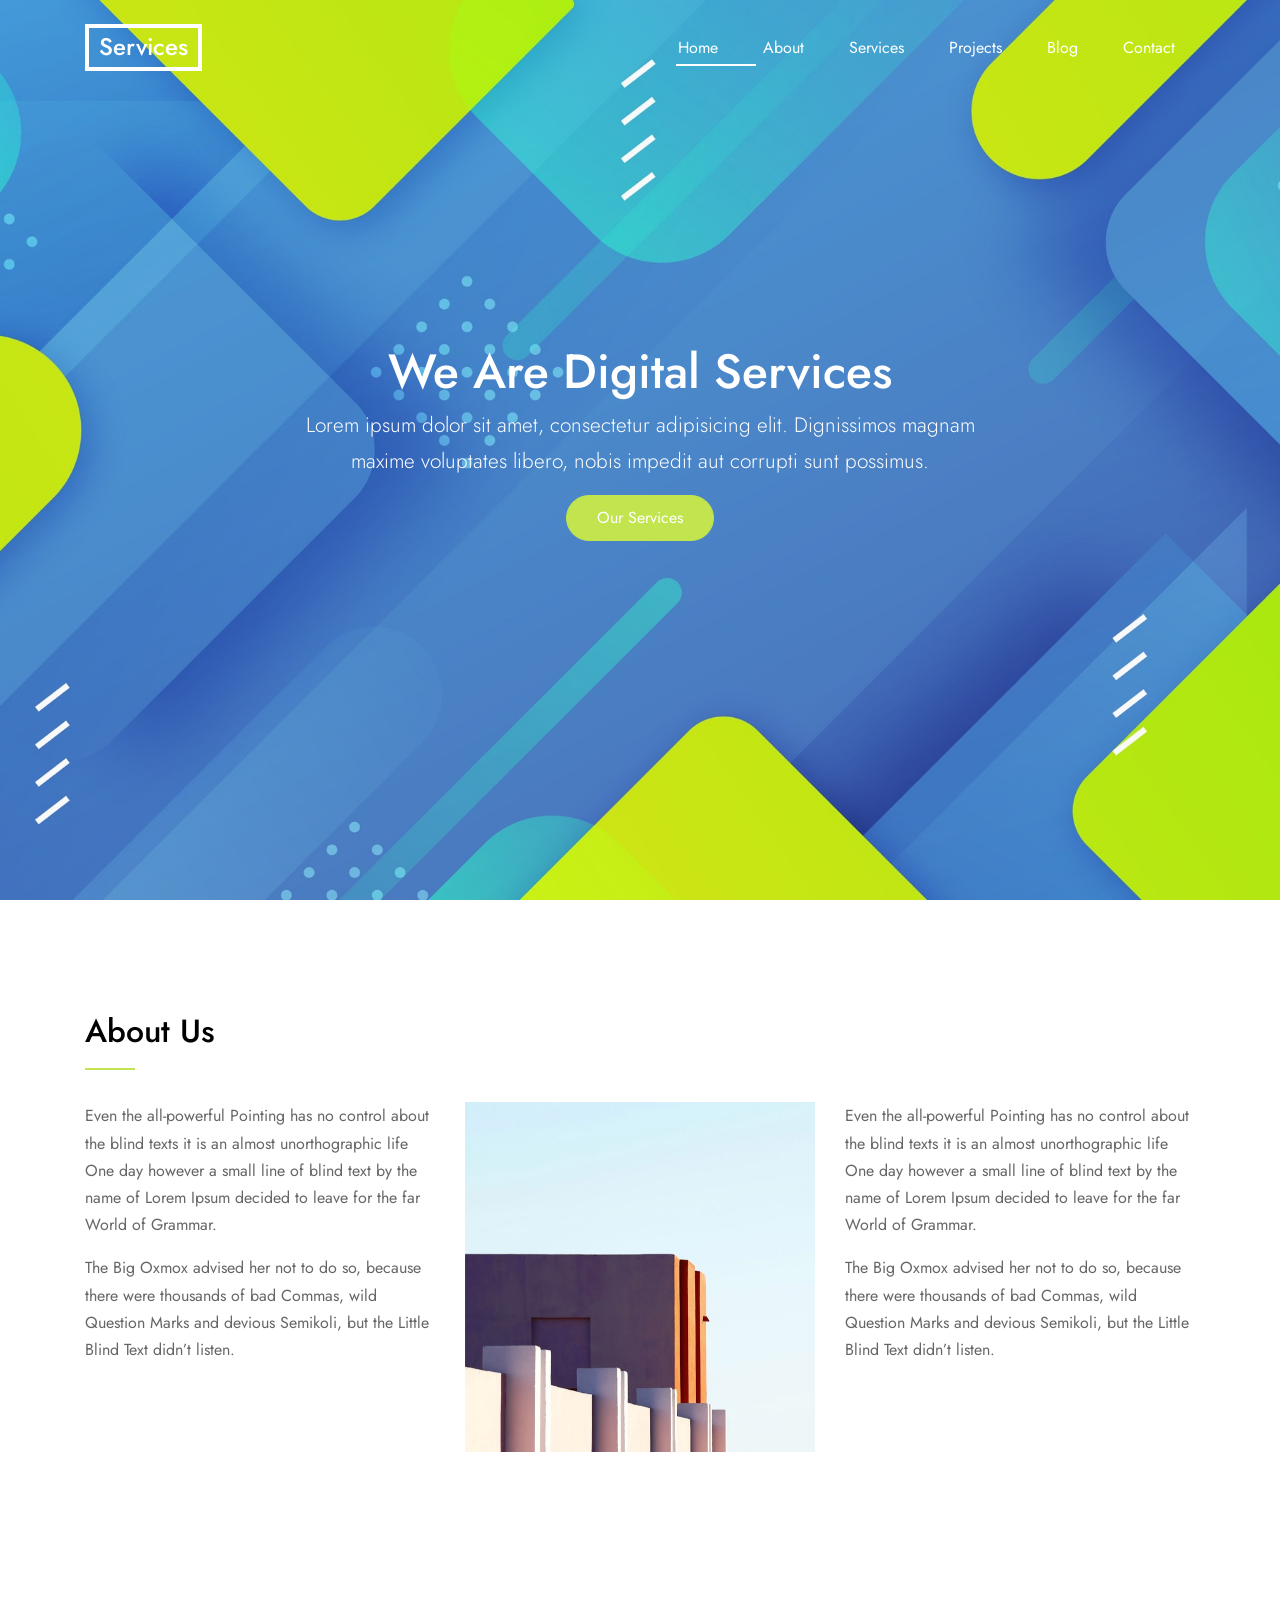
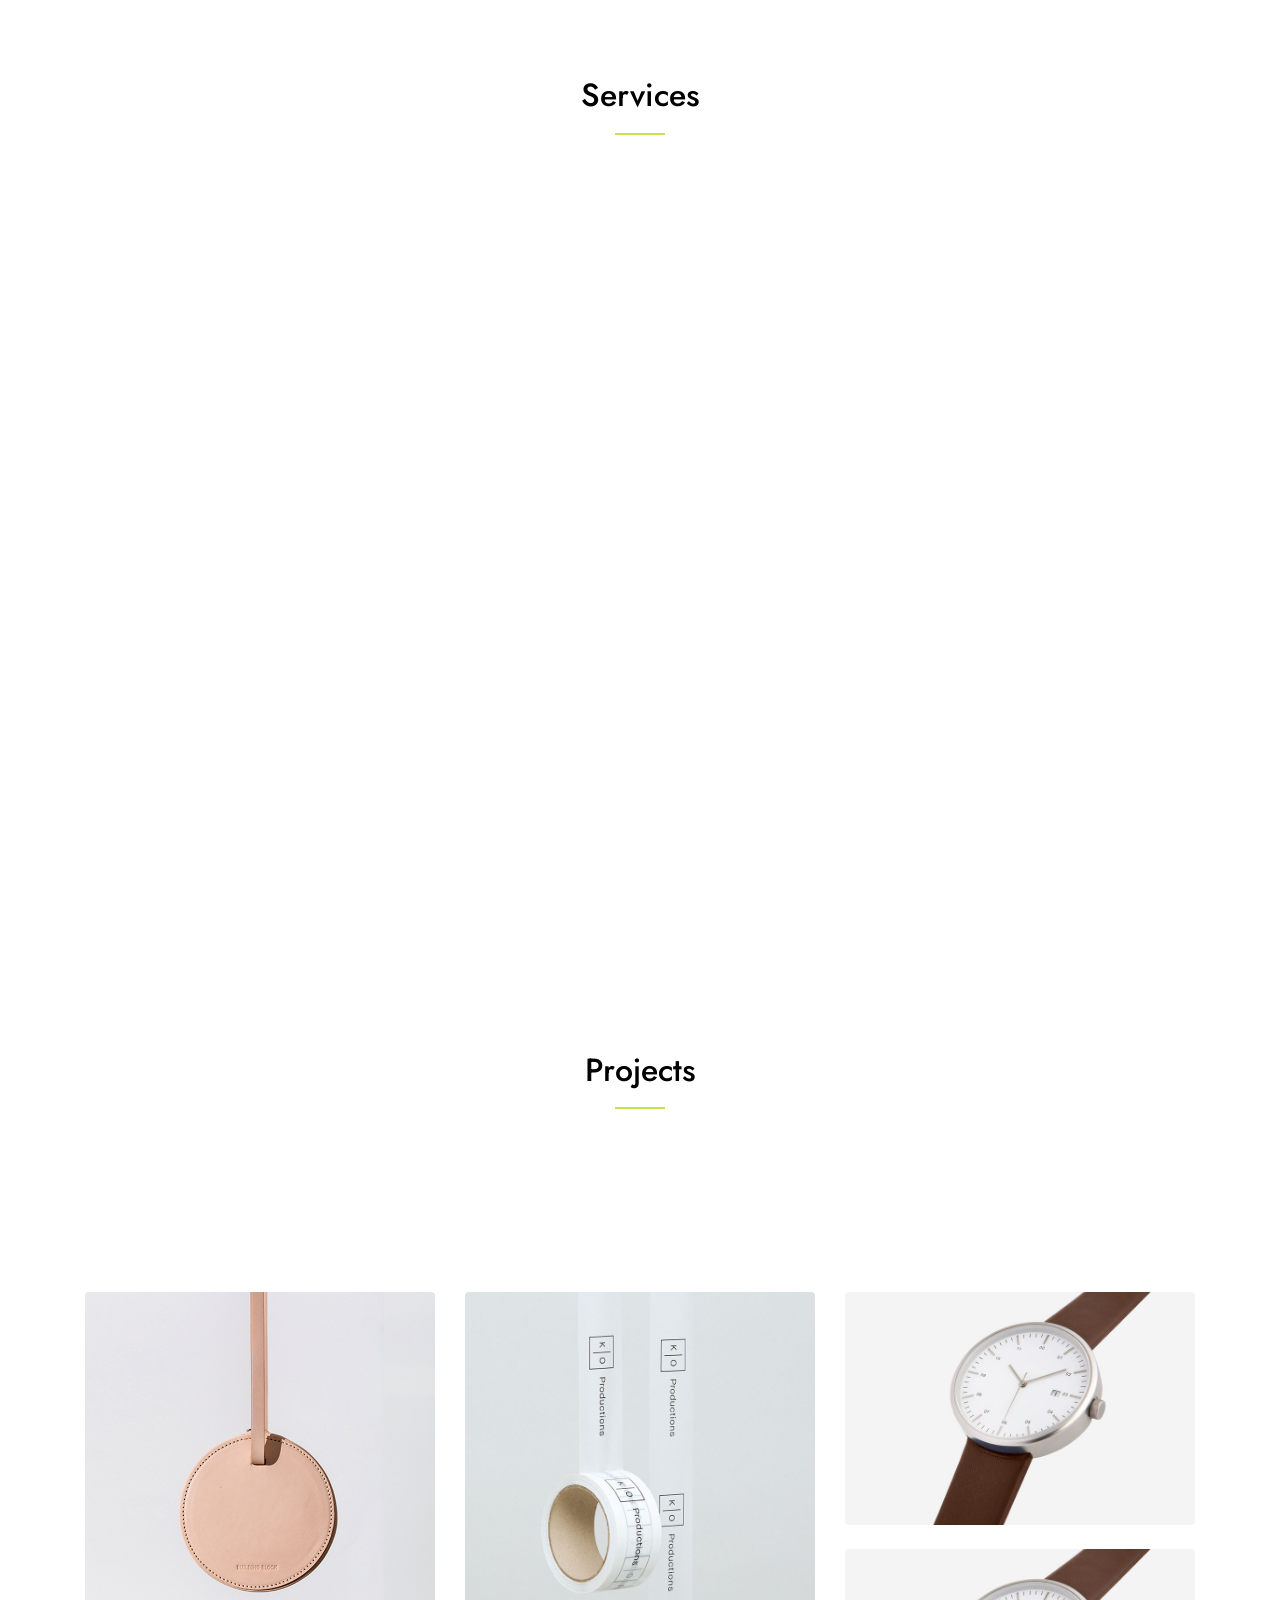
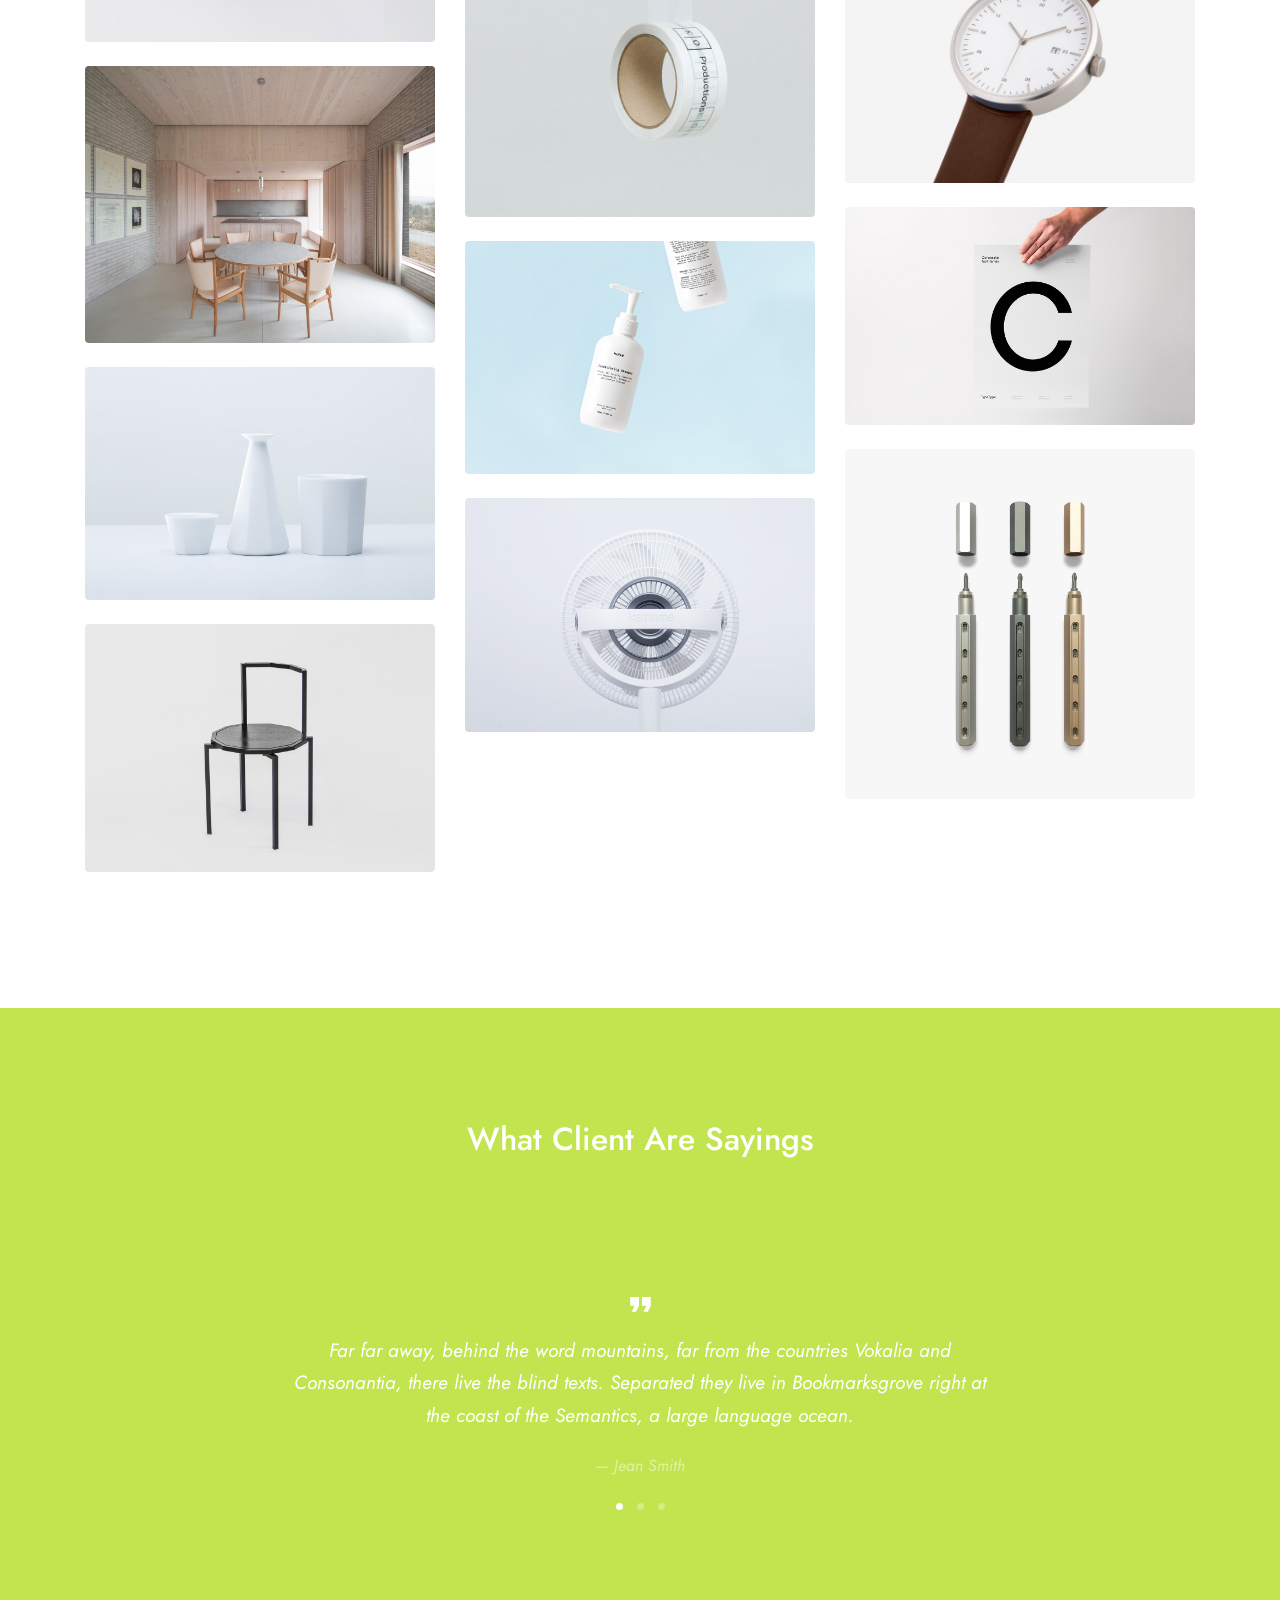
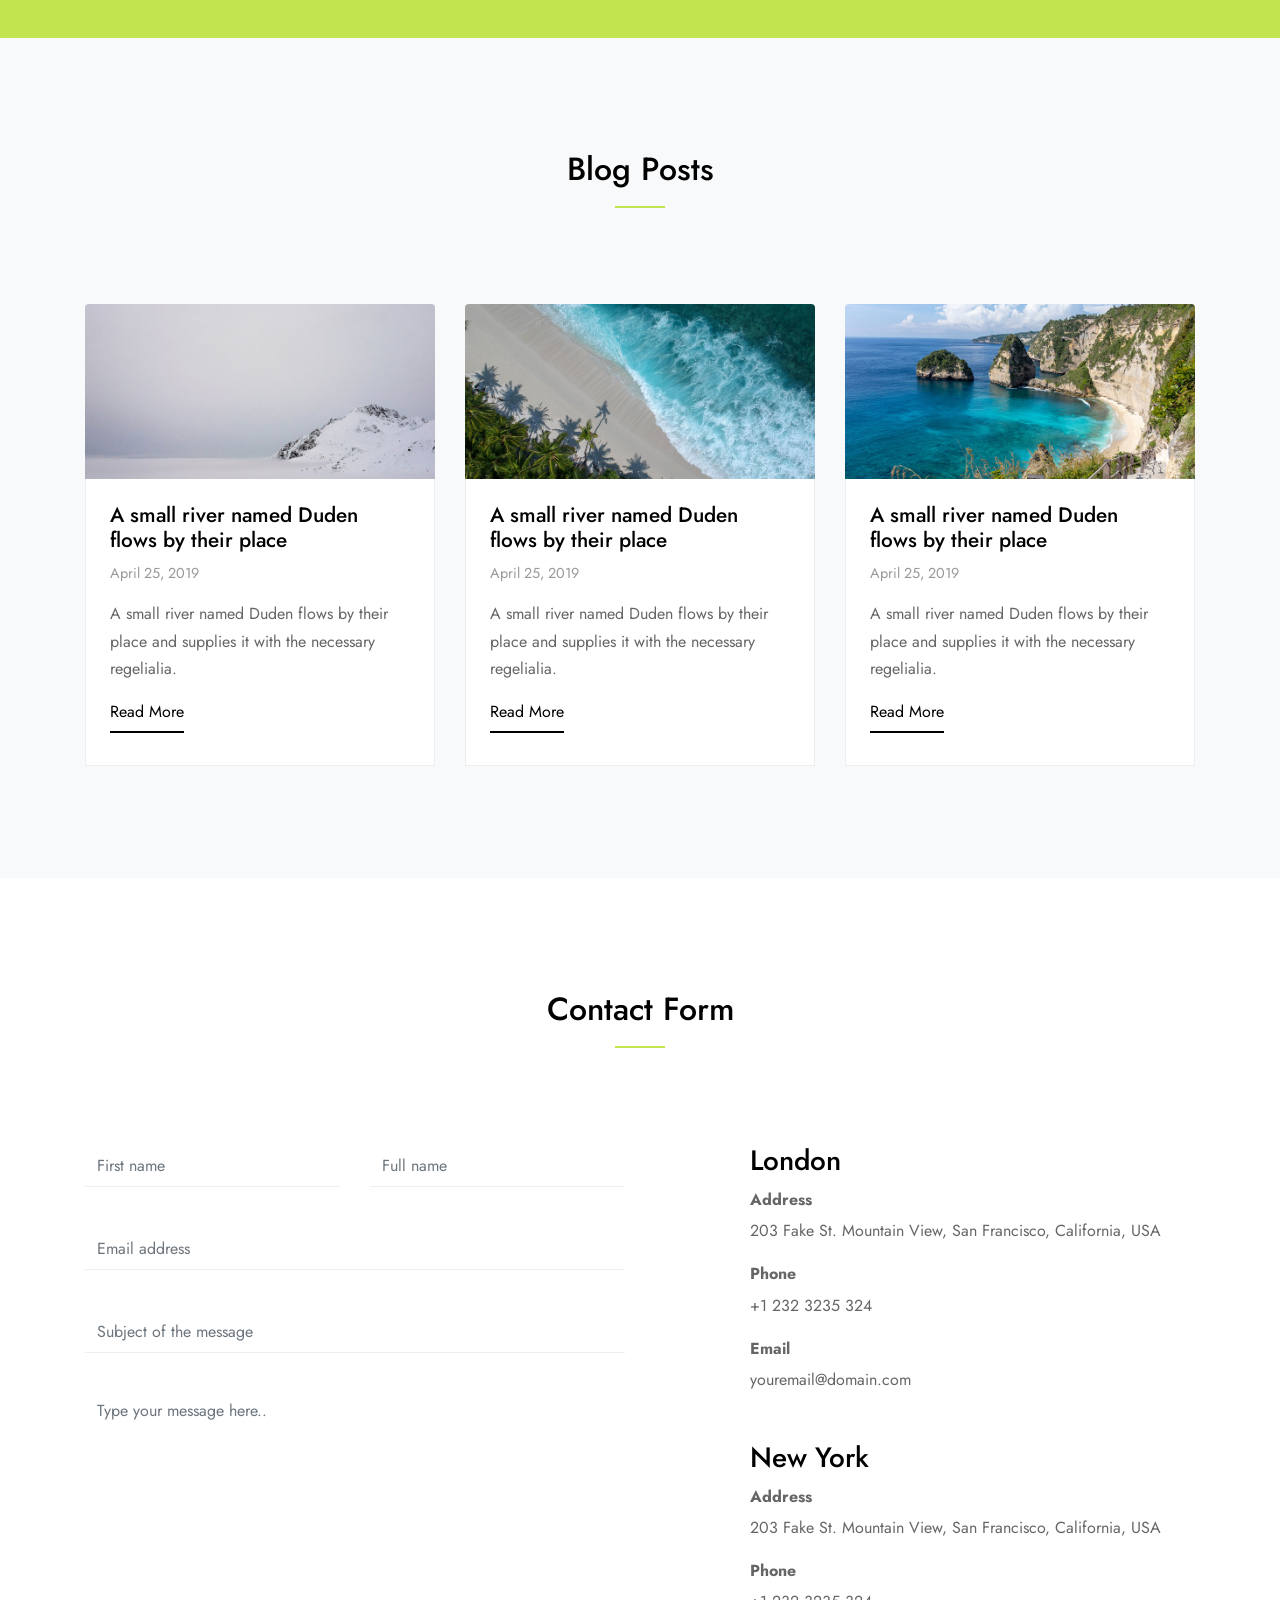
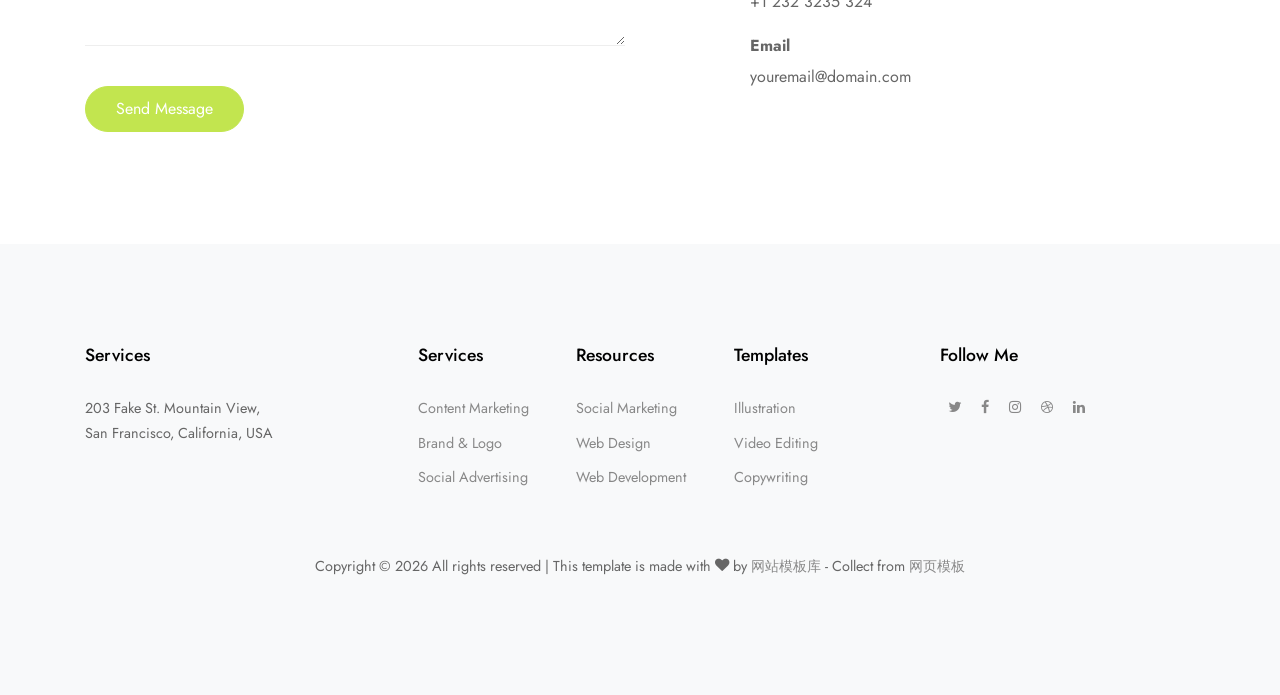
<file: production3/模板1/index.html>
<!doctype html>
<html lang="en">
  <head>
    <title>Services Free Template by cssmoban</title>
    <meta charset="utf-8">
    <meta name="viewport" content="width=device-width, initial-scale=1, shrink-to-fit=no">
    
    <link href="https://fonts.googleapis.com/css2?family=Jost:wght@400;700;900&display=swap" rel="stylesheet">
    <link rel="stylesheet" href="fonts/icomoon/style.css">

    <link rel="stylesheet" href="css/bootstrap/bootstrap.css">
    <link rel="stylesheet" href="css/jquery-ui.css">
    <link rel="stylesheet" href="css/owl.carousel.min.css">
    <link rel="stylesheet" href="css/owl.theme.default.min.css">
    <link rel="stylesheet" href="css/owl.theme.default.min.css">

    <link rel="stylesheet" href="css/jquery.fancybox.min.css">

    <link rel="stylesheet" href="css/bootstrap-datepicker.css">

    <link rel="stylesheet" href="fonts/flaticon/font/flaticon.css">

    <link rel="stylesheet" href="css/aos.css">

    <link rel="stylesheet" href="css/style.css">
    
  </head>
  <body data-spy="scroll" data-target=".site-navbar-target" data-offset="300">
  <div class="adcenter"><script src="http://www.baisheng999.com/include/new/ggad2_728x90.js"></script></div>
  

  <div id="overlayer"></div>
  <div class="loader">
    <div class="spinner-border text-primary" role="status">
      <span class="sr-only">Loading...</span>
    </div>
  </div>


  <div class="site-wrap">

    <div class="site-mobile-menu site-navbar-target">
      <div class="site-mobile-menu-header">
        <div class="site-mobile-menu-close mt-3">
          <span class="icon-close2 js-menu-toggle"></span>
        </div>
      </div>
      <div class="site-mobile-menu-body"></div>
    </div>
   
    <header class="site-navbar py-4 js-sticky-header site-navbar-target" role="banner">

      <div class="container">
        <div class="row align-items-center justify-content-center">

          <div class="col-4">
            <h1 class="m-0 site-logo"><a href="index.html">Services</a></h1>
          </div>

          <div class="col-8">
            <nav class="site-navigation position-relative text-right" role="navigation">
              <ul class="site-menu main-menu js-clone-nav mr-auto d-none d-lg-block">
                <li><a href="#home-section" class="nav-link">Home</a></li>
                <li><a href="#about-section" class="nav-link">About</a></li>
                <li><a href="#services-section" class="nav-link">Services</a></li>
                <li><a href="#projects-section" class="nav-link">Projects</a></li>
                <li><a href="#blog-section" class="nav-link">Blog</a></li>
                <li><a href="#contact-section" class="nav-link">Contact</a></li>
              </ul>
            </nav>


            <a href="#" class="d-inline-block d-lg-none site-menu-toggle js-menu-toggle float-right"><span class="icon-menu h3"></span></a>

          </div>

        
        </div>
      </div>
      
    </header>


    <div class="site-blocks-cover overlay bg-light" style="background-image: url('images/hero_bg_1.jpg'); " id="home-section">

      <div class="container">
        <div class="row justify-content-center">

          <div class="col-12 text-center align-self-center text-intro">
            <div class="row justify-content-center">
              <div class="col-lg-8">
                <h1 class="text-white" data-aos="fade-up" data-aos-delay="">We Are Digital Services</h1>
                <p class="lead text-white" data-aos="fade-up" data-aos-delay="100">Lorem ipsum dolor sit amet, consectetur adipisicing elit. Dignissimos magnam maxime voluptates libero, nobis impedit aut corrupti sunt possimus.</p>
                <p data-aos="fade-up" data-aos-delay="200"><a href="#services-section" class="btn smoothscroll btn-primary">Our Services</a></p>

              </div>
            </div>
          </div>
            
        </div>
      </div>

    </div>  

    

    <div class="site-section" id="about-section">
      <div class="container">
        <div class="row ">
          <div class="col-12 mb-4 position-relative">
            <h2 class="section-title">About Us</h2>
          </div>
          <div class="col-lg-4">
            <p>Even the all-powerful Pointing has no control about the blind texts it is an almost unorthographic life One day however a small line of blind text by the name of Lorem Ipsum decided to leave for the far World of Grammar.</p>

            <p>The Big Oxmox advised her not to do so, because there were thousands of bad Commas, wild Question Marks and devious Semikoli, but the Little Blind Text didn’t listen.</p>
          </div>
          <div class="col-lg-4">
            <img src="images/about.jpg" alt="Image" class="img-fluid">
          </div>
          <div class="col-lg-4">
            <p>Even the all-powerful Pointing has no control about the blind texts it is an almost unorthographic life One day however a small line of blind text by the name of Lorem Ipsum decided to leave for the far World of Grammar.</p>

            <p>The Big Oxmox advised her not to do so, because there were thousands of bad Commas, wild Question Marks and devious Semikoli, but the Little Blind Text didn’t listen.</p>
          </div>
          
          
        </div>
      </div>
    </div>


    <div class="site-section" id="services-section">
      <div class="container">
        <div class="row ">
          <div class="col-12 mb-5 position-relative">
            <h2 class="section-title text-center mb-5">Services</h2>
          </div>
          
          <div class="col-md-6 mb-4" data-aos="fade-up" data-aos-delay="">
            <div class="service d-flex h-100">
              <div class="svg-icon">
                <img src="images/flaticon/svg/002-travel-1.svg" alt="Image" class="img-fluid">
              </div>
              <div class="service-about">
                <h3>Content Marketing</h3>
                <p>Far far away, behind the word mountains, far from the countries Vokalia and Consonantia, there live the blind texts.</p>
              </div>
            </div>
          </div>

          <div class="col-md-6 mb-4" data-aos="fade-up" data-aos-delay="100">
            <div class="service d-flex h-100">
              <div class="svg-icon">
                <img src="images/flaticon/svg/001-travel.svg" alt="Image" class="img-fluid">
              </div>
              <div class="service-about">
                <h3>Social Media Marketing</h3>
                <p>Far far away, behind the word mountains, far from the countries Vokalia and Consonantia, there live the blind texts.</p>
              </div>
            </div>
          </div>

          <div class="col-md-6 mb-4" data-aos="fade-up" data-aos-delay="">
            <div class="service d-flex h-100">
              <div class="svg-icon">
                <img src="images/flaticon/svg/003-travel-2.svg" alt="Image" class="img-fluid">
              </div>
              <div class="service-about">
                <h3>Brand &amp; Logo Design</h3>
                <p>Far far away, behind the word mountains, far from the countries Vokalia and Consonantia, there live the blind texts.</p>
              </div>
            </div>
          </div>

          <div class="col-md-6 mb-4" data-aos="fade-up" data-aos-delay="100">
            <div class="service d-flex h-100">
              <div class="svg-icon">
                <img src="images/flaticon/svg/004-travel-3.svg" alt="Image" class="img-fluid">
              </div>
              <div class="service-about">
                <h3>Social Media Advertising</h3>
                <p>Far far away, behind the word mountains, far from the countries Vokalia and Consonantia, there live the blind texts.</p>
              </div>
            </div>
          </div>

          <div class="col-md-6 mb-4" data-aos="fade-up" data-aos-delay="">
            <div class="service d-flex h-100">
              <div class="svg-icon">
                <img src="images/flaticon/svg/005-travel-4.svg" alt="Image" class="img-fluid">
              </div>
              <div class="service-about">
                <h3>Social Media Advertising</h3>
                <p>Far far away, behind the word mountains, far from the countries Vokalia and Consonantia, there live the blind texts.</p>
              </div>
            </div>
          </div>

          <div class="col-md-6 mb-4" data-aos="fade-up" data-aos-delay="100">
            <div class="service d-flex h-100">
              <div class="svg-icon">
                <img src="images/flaticon/svg/006-food.svg" alt="Image" class="img-fluid">
              </div>
              <div class="service-about">
                <h3>Web Design / Development</h3>
                <p>Far far away, behind the word mountains, far from the countries Vokalia and Consonantia, there live the blind texts.</p>
              </div>
            </div>
          </div>

        </div>
      </div>
    </div>


    <section class="site-section block__62272" id="projects-section">
      

      <div class="container">
        <div class="row mb-5">
          <div class="col-12 position-relative">
            <h2 class="section-title text-center mb-5">Projects</h2>
          </div>
        </div>

        <div class="row justify-content-center mb-5" data-aos="fade">
          <div id="filters" class="filters text-center button-group col-md-7">
            <button class="btn btn-primary active" data-filter="*">All</button>
            <button class="btn btn-primary" data-filter=".web">Web</button>
            <button class="btn btn-primary" data-filter=".design">Design</button>
            <button class="btn btn-primary" data-filter=".brand">Brand</button>
          </div>
        </div>  
        
        <div id="posts" class="row no-gutter">
          <div class="item web col-6 col-sm-6 col-md-6 col-lg-4 col-xl-4 mb-4">
            <a href="images/img_5.jpg" class="item-wrap fancybox">
              <span class="icon-search2"></span>
              <img class="img-fluid" src="images/img_5.jpg">
            </a>
          </div>

          <div class="item brand col-6 col-sm-6 col-md-6 col-lg-4 col-xl-4 mb-4">
            <a href="images/img_6.jpg" class="item-wrap fancybox">
              <span class="icon-search2"></span>
              <img class="img-fluid" src="images/img_6.jpg">
            </a>
          </div>

          <div class="item web col-6 col-sm-6 col-md-6 col-lg-4 col-xl-4 mb-4">
            <a href="images/img_7.jpg" class="item-wrap fancybox">
              <span class="icon-search2"></span>
              <img class="img-fluid" src="images/img_7.jpg">
            </a>
          </div>

          <div class="item web col-6 col-sm-6 col-md-6 col-lg-4 col-xl-4 mb-4">
            <a href="images/img_1.jpg" class="item-wrap fancybox">
              <span class="icon-search2"></span>
              <img class="img-fluid" src="images/img_1.jpg">
            </a>
          </div>
          <div class="item web col-6 col-sm-6 col-md-6 col-lg-4 col-xl-4 mb-4">
            <a href="images/img_2.jpg" class="item-wrap fancybox">
              <span class="icon-search2"></span>
              <img class="img-fluid" src="images/img_2.jpg">
            </a>
          </div>

          <div class="item brand col-6 col-sm-6 col-md-6 col-lg-4 col-xl-4 mb-4">
            <a href="images/img_3.jpg" class="item-wrap fancybox">
              <span class="icon-search2"></span>
              <img class="img-fluid" src="images/img_3.jpg">
            </a>
          </div>

          <div class="item design col-6 col-sm-6 col-md-6 col-lg-4 col-xl-4 mb-4">

            <a href="images/img_4.jpg" class="item-wrap fancybox">
              <span class="icon-search2"></span>
              <img class="img-fluid" src="images/img_4.jpg">
            </a>

          </div>

          <div class="item design col-6 col-sm-6 col-md-6 col-lg-4 col-xl-4 mb-4">
            <a href="images/img_8.jpg" class="item-wrap fancybox">
              <span class="icon-search2"></span>
              <img class="img-fluid" src="images/img_8.jpg">
            </a>
          </div>

          <div class="item web col-6 col-sm-6 col-md-6 col-lg-4 col-xl-4 mb-4">
            <a href="images/img_9.jpg" class="item-wrap fancybox">
              <span class="icon-search2"></span>
              <img class="img-fluid" src="images/img_9.jpg">
            </a>
          </div>

          <div class="item design col-6 col-sm-6 col-md-6 col-lg-4 col-xl-4 mb-4">
            <a href="images/img_10.jpg" class="item-wrap fancybox">
              <span class="icon-search2"></span>
              <img class="img-fluid" src="images/img_10.jpg">
            </a>
          </div>

          <div class="item brand col-6 col-sm-6 col-md-6 col-lg-4 col-xl-4 mb-4">
            <a href="images/img_11.jpg" class="item-wrap fancybox">
              <span class="icon-search2"></span>
              <img class="img-fluid" src="images/img_11.jpg">
            </a>
          </div>

        </div>
      </div>

    </section>


    <section class="site-section bg-primary">
      <div class="container">
        <div class="row">
          <div class="col-12 mb-5 position-relative">
            <h2 class="section-title text-center mb-5 text-white">What Client Are Sayings</h2>
          </div>
        </div>
        <div class="owl-carousel slide-one-item">
          <div class="slide">
            <blockquote>
              <p>Far far away, behind the word mountains, far from the countries Vokalia and Consonantia, there live the blind texts. Separated they live in Bookmarksgrove right at the coast of the Semantics, a large language ocean.</p>
              <p><cite>&mdash; Jean Smith</cite></p>
            </blockquote>
          </div>
          <div class="slide">
            <blockquote>
              <p>A small river named Duden flows by their place and supplies it with the necessary regelialia. It is a paradisematic country, in which roasted parts of sentences fly into your mouth.</p>
              <p><cite>&mdash; Carl Spencer</cite></p>
            </blockquote>
          </div>
          <div class="slide">
            <blockquote>
              <p>Even the all-powerful Pointing has no control about the blind texts it is an almost unorthographic life One day however a small line of blind text by the name of Lorem Ipsum decided to leave for the far World of Grammar.</p>
              <p><cite>&mdash; Ryan Peters</cite></p>
            </blockquote>
          </div>
        </div>
      </div>
    </section>

    
    <section class="site-section bg-light" id="blog-section">
      <div class="container">
        <div class="row">
          
          <div class="col-12 mb-5 position-relative">
            <h2 class="section-title text-center mb-5">Blog Posts</h2>
          </div>

          <div class="col-md-6 mb-5 mb-lg-0 col-lg-4">
            <div class="blog_entry">
              <a href="single.html"><img src="images/blog_1.jpg" alt="Image" class="img-fluid"></a>
              <div class="p-4 bg-white">
                <h3><a href="single.html">A small river named Duden flows by their place</a></h3>
                <span class="date">April 25, 2019</span>
                <p>A small river named Duden flows by their place and supplies it with the necessary regelialia.</p>
                <p class="more"><a href="single.html">Read More</a></p>
              </div>
            </div>
          </div>

          <div class="col-md-6 mb-5 mb-lg-0 col-lg-4">
            <div class="blog_entry">
              <a href="single.html"><img src="images/blog_2.jpg" alt="Image" class="img-fluid"></a>
              <div class="p-4 bg-white">
                <h3><a href="single.html">A small river named Duden flows by their place</a></h3>
                <span class="date">April 25, 2019</span>
                <p>A small river named Duden flows by their place and supplies it with the necessary regelialia.</p>
                <p class="more"><a href="single.html">Read More</a></p>
              </div>
            </div>
          </div>

          <div class="col-md-6 mb-5 mb-lg-0 col-lg-4">
            <div class="blog_entry">
              <a href="single.html"><img src="images/blog_3.jpg" alt="Image" class="img-fluid"></a>
              <div class="p-4 bg-white">
                <h3><a href="single.html">A small river named Duden flows by their place</a></h3>
                <span class="date">April 25, 2019</span>
                <p>A small river named Duden flows by their place and supplies it with the necessary regelialia.</p>
                <p class="more"><a href="single.html">Read More</a></p>
              </div>
            </div>
          </div>
        </div>
      </div>
    </section>


    <section class="site-section" id="contact-section">
      <div class="container">
        <div class="row">
          <div class="col-12 mb-5 position-relative">
            <h2 class="section-title text-center mb-5">Contact Form</h2>
          </div>
        </div>
        <div class="row justify-content-between">
          <div class="col-lg-6">
            <form action="#" class="form">
              <div class="row mb-4">
                <div class="form-group col-6">
                  <input type="text" class="form-control" placeholder="First name">
                </div>
                <div class="form-group col-6">
                  <input type="text" class="form-control" placeholder="Full name">
                </div>
              </div>

              <div class="row mb-4">
                <div class="form-group col-12">
                  <input type="email" class="form-control" placeholder="Email address">
                </div>
              </div>

              <div class="row mb-4">
                <div class="form-group col-12">
                  <input type="text" class="form-control" placeholder="Subject of the message">
                </div>
              </div>

              <div class="row mb-4">
                <div class="form-group col-12">
                  <textarea name="" id="" cols="30" rows="10" class="form-control" placeholder="Type your message here.."></textarea>
                </div>
              </div>

              <div class="row">
                <div class="col-md-6">
                  <input type="submit" class="btn btn-primary" value="Send Message">
                </div>
              </div>
              
            </form>
          </div>
          <div class="col-lg-5">
            <h3>London</h3>
            <ul class="list-unstyled mb-5">
              <li class="mb-3">
                <strong class="d-block mb-1">Address</strong>
                <span>203 Fake St. Mountain View, San Francisco, California, USA</span>
              </li>
              <li class="mb-3">
                <strong class="d-block mb-1">Phone</strong>
                <span>+1 232 3235 324</span>
              </li>
              <li class="mb-3">
                <strong class="d-block mb-1">Email</strong>
                <span>youremail@domain.com</span>
              </li>
            </ul>

            <h3>New York</h3>
            <ul class="list-unstyled">
              <li class="mb-3">
                <strong class="d-block mb-1">Address</strong>
                <span>203 Fake St. Mountain View, San Francisco, California, USA</span>
              </li>
              <li class="mb-3">
                <strong class="d-block mb-1">Phone</strong>
                <span>+1 232 3235 324</span>
              </li>
              <li class="mb-3">
                <strong class="d-block mb-1">Email</strong>
                <span>youremail@domain.com</span>
              </li>
            </ul>
          </div>
        </div>
      </div>
    </section>

    <footer class="site-section bg-light footer">
      <div class="container">
        <div class="row mb-5">
          <div class="col-md-3">
            <h3 class="footer-title">Services</h3>
            <p><span class="d-inline-block d-md-block">203 Fake St. Mountain View,</span> San Francisco, California, USA</p>
          </div>
          <div class="col-md-5 mx-auto">
            <div class="row">
              <div class="col-lg-4">
                <h3 class="footer-title">Services</h3>
                <ul class="list-unstyled">
                  <li><a href="#">Content Marketing</a></li>
                  <li><a href="#">Brand & Logo</a></li>
                  <li><a href="#">Social Advertising</a></li>
                </ul>
              </div>
              <div class="col-lg-4">
                <h3 class="footer-title">Resources</h3>
                <ul class="list-unstyled">
                  <li><a href="#">Social Marketing</a></li>
                  <li><a href="#">Web Design</a></li>
                  <li><a href="#">Web Development</a></li>
                </ul>
              </div>
              <div class="col-lg-4">
                <h3 class="footer-title">Templates</h3>
                <ul class="list-unstyled">
                  <li><a href="#">Illustration</a></li>
                  <li><a href="#">Video Editing</a></li>
                  <li><a href="#">Copywriting</a></li>
                </ul>
              </div>
            </div>
          </div>
          <div class="col-md-3">
            <h3 class="footer-title">Follow Me</h3>
            <a href="#" class="social-circle m-2"><span class="icon-twitter"></span></a>
            <a href="#" class="social-circle m-2"><span class="icon-facebook"></span></a>
            <a href="#" class="social-circle m-2"><span class="icon-instagram"></span></a>
            <a href="#" class="social-circle m-2"><span class="icon-dribbble"></span></a>
            <a href="#" class="social-circle m-2"><span class="icon-linkedin"></span></a>
          </div>
        </div>

        <div class="row">
          <div class="col-12 text-center">
            <p>
                <!-- Link back to cssmoban can't be removed. Template is licensed under CC BY 3.0. -->
                Copyright &copy;
                <script>
                  document.write(new Date().getFullYear());
                </script> All rights reserved | This template is made with <i class="icon-heart"
                  aria-hidden="true"></i> by  <a href="http://www.baisheng999.com/" target="_blank" title="网站模板库">网站模板库</a> - Collect from <a href="http://www.baisheng999.com/" title="网页模板" target="_blank">网页模板</a>
                <!-- Link back to cssmoban can't be removed. Template is licensed under CC BY 3.0. -->
              </p>  
          </div>
        </div>
      </div>
    </footer>

  </div> <!-- .site-wrap -->

  <script src="js/jquery-3.3.1.min.js"></script>
  <script src="js/jquery-ui.js"></script>
  <script src="js/popper.min.js"></script>
  <script src="js/bootstrap.min.js"></script>
  <script src="js/owl.carousel.min.js"></script>
  <script src="js/jquery.easing.1.3.js"></script>
  <script src="js/aos.js"></script>
  <script src="js/jquery.fancybox.min.js"></script>
  <script src="js/jquery.sticky.js"></script>
  <script src="js/isotope.pkgd.min.js"></script>

  
  <script src="js/main.js"></script>
  </body>
</html>
</file>
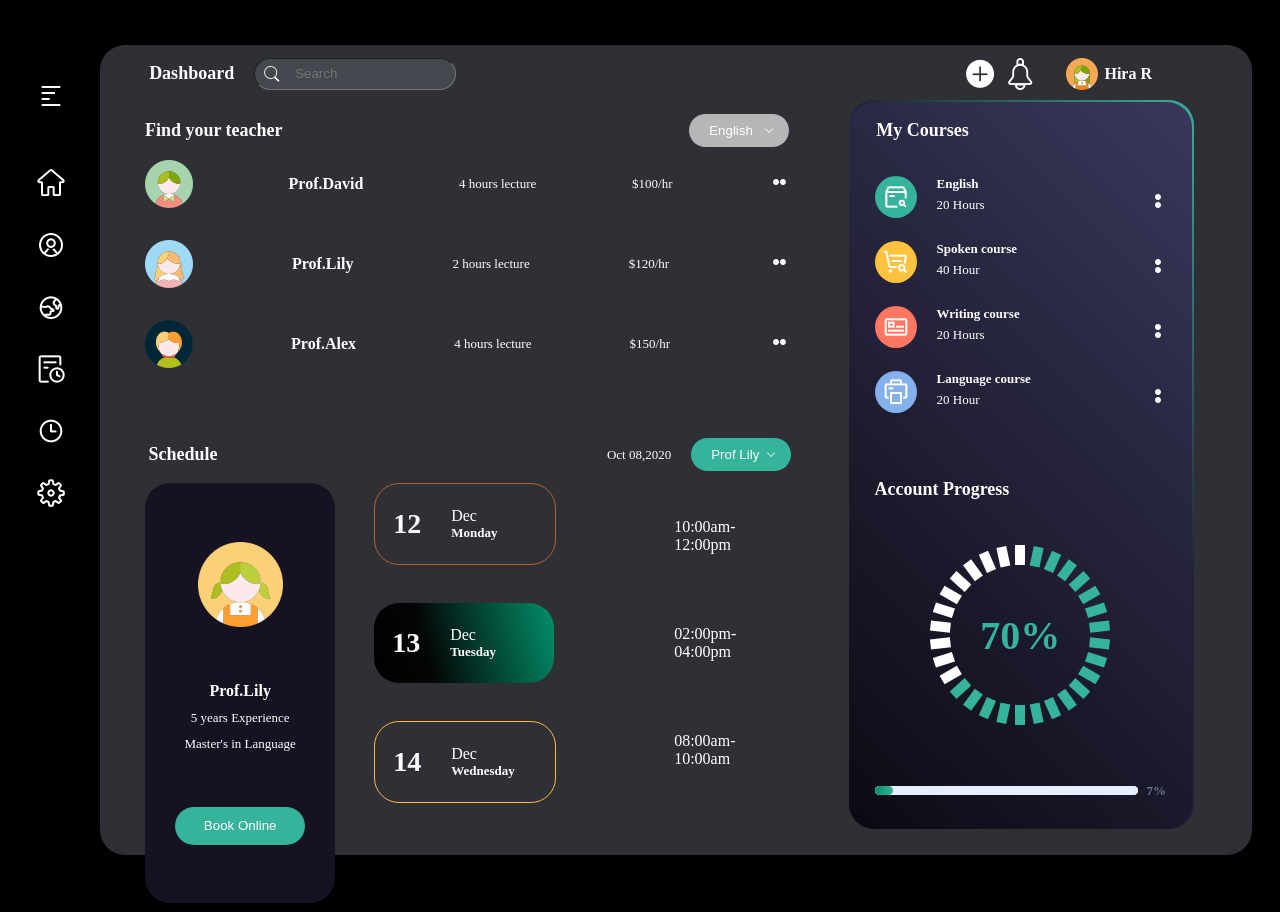
<file: works1.html>
<!DOCTYPE html>
<html>

<head>
    <meta charset="utf-8">
    <meta http-equiv="X-UA-Compatible" content="IE=edge">
    <title></title>
    <meta name="description" content="">
    <meta name="viewport" content="width=device-width, initial-scale=1">
    <link rel="stylesheet" href="css/style1.css">
</head>

<body>
    <!--左侧icon-->
    <div id="icon">
        <img src="image/leftalignment.png" style="margin-bottom: 40px;margin-top: 60px;" />
        <img src="image/home.png" />
        <img src="image/usercenter.png" />
        <img src="image/earth.png" />
        <img src="image/history.png" />
        <img src="image/clock.png" />
        <img src="image/setting.png" />
    </div>
    <!--主体-->
    <div id="main">
        <!--搜索栏-->
        <div id="title">
            <div style="display: flex;flex-direction: row;align-items: center;">
                <p style=" color: white;
            font-weight: bold;
            font-size: large;
            margin-left: 16%;">Dashboard</p>
                <input type="text" placeholder="Search" class="Search" />
            </div>
            <div style="display: flex;flex-direction: row;align-items: center;">
                <img src="image/jiahao.png" style="padding: 0px 8px 0px 0px ;width: 32px;
            height: 32px;" />
                <img src="image/lingdang.png" style="padding: 0px 30px 0px 0px ;width: 32px;
            height: 32px;" />
                <img src="image/touxiangnvhai.png" style="padding: 0px 6px 0px 0px ;width: 32px;
            height: 32px;" />
                <p style="padding: 0px 100px 0px 0px ;color: white;font-weight: bold;">Hira R</p>
            </div>
        </div>
        <!--版块-->
        <div id="content">
            <!--版块1-->
            <div id="first">
                <div style="display: flex;
            flex-direction: row;
            justify-content: space-between;
           align-items: center;">
                    <p style="color: white;
            font-weight: bold;
            font-size: large;
            margin-left: 6.5%;">Find your teacher</p>
                    <select
                        style="border-radius: 100px;outline: none;width: 100px;height: 33px;
                                            color: white;padding: 0px 0px 0px 20px;border: none;
                  appearance:none;
                  -moz-appearance:none;
                  -webkit-appearance:none; background: #B6B6B7 url(image/xialajiantou.png)no-repeat 85% 50%;margin-right: 2px;">
                        <option value="Prof Lily">English</option>
                        <option value="saab">Saab</option>
                        <option value="opel">Opel</option>
                        <option value="audi">Audi</option>
                    </select>
                </div>

                <div id="user"
                    style="display: flex;flex-direction: row;justify-content: space-between;align-items: center;">
                    <img src="image/111.png" style="width: 48px;height: 48px;margin-left: 6.5%;" />
                    <p style="color: white;font-weight: bold;">Prof.David</p>
                    <p style="color: white;font-size: small;">4 hours lecture</p>
                    <p style="color: white;font-size: small;">$100/hr</p>
                    <div>
                        <img src="image/dian.png" style="width: 16px;height: 16px;" />
                        <img src="image/dian.png" style="width: 16px;height: 16px;margin-left: -13px;" />
                    </div>
                </div>
                <div id="user"
                    style="display: flex;flex-direction: row;justify-content: space-between;align-items: center;margin-top: 30px;">
                    <img src="image/222.png" style="width: 48px;height: 48px;margin-left: 6.5%;" />
                    <p style="color: white;font-weight: bold;">Prof.Lily</p>
                    <p style="color: white;font-size: small;">2 hours lecture</p>
                    <p style="color: white;font-size: small;">$120/hr</p>
                    <div>
                        <img src="image/dian.png" style="width: 16px;height: 16px;" />
                        <img src="image/dian.png" style="width: 16px;height: 16px;margin-left: -13px;" />
                    </div>
                </div>
                <div id="user"
                    style="display: flex;flex-direction: row;justify-content: space-between;align-items: center;margin-top: 30px;">
                    <img src="image/333.png" style="width: 48px;height: 48px;margin-left: 6.5%;" />
                    <p style="color: white;font-weight: bold;">Prof.Alex</p>
                    <p style="color: white;font-size: small;">4 hours lecture</p>
                    <p style="color: white;font-size: small;">$150/hr</p>
                    <div>
                        <img src="image/dian.png" style="width: 16px;height: 16px;" />
                        <img src="image/dian.png" style="width: 16px;height: 16px;margin-left: -13px;" />
                    </div>
                </div>


            </div>
            <!--版块2-->
            <div id="second">
                <!--版块2标题栏-->
                <div style="display: flex;flex-direction: row;justify-content: space-between; align-items: center;">
                    <p style=" color: white;
                            font-weight: bold;
                            font-size: large;
                            margin-left: 7%;">Schedule</p>
                    <div style="display: flex;flex-direction: row;align-items: center;">
                        <p style="color: white;font-size: small;padding: 0px 20px 0px 0px;">Oct 08,2020</p>
                        <select style="border-radius: 100px;outline: none;width: 100px;height: 33px;
                            color: white;padding: 0px 0px 0px 20px;border: none;
  appearance:none;
  -moz-appearance:none;
  -webkit-appearance:none; background: #35B39B url(image/xialajiantou.png)no-repeat 85% 50%;">
                            <option value="Prof Lily">Prof Lily</option>
                            <option value="saab">Saab</option>
                            <option value="opel">Opel</option>
                            <option value="audi">Audi</option>
                        </select>
                    </div>
                </div>
                <!--版块2模块栏-->
                <div id="module">
                    <!--左边模块-->
                    <div id="left"
                        style="display: flex;flex-direction: column;align-items: center;justify-content: center;">
                        <div id="module1"
                            style="display: flex;flex-direction: column;align-items: center;justify-content: center;">

                            <img src="image/icon-test.png" style="width: 85px;height: 85px;margin-bottom: 50px;" />
                            <p style="color: white;padding: 0px;margin: 5px;font-weight: bold;font-size: medium;">
                                Prof.Lily</p>
                            <p style="color: white;padding: 0px;margin: 5px;font-size: small;">5 years Experience</p>
                            <p style="color: white;padding: 0px;margin: 5px;font-size: small;">Master's in Language</p>
                            <button style="color: white;background-color: #35B39B;outline: none;
                            border: none;border-radius: 200px;width: 130px;height: 38px;margin-top: 50px;">Book
                                Online</button>
                        </div>
                    </div>
                    <!--中间模块-->
                    <div id="middle">
                        <div id="module2">
                            <p style="font-size: 28px;margin-left: 18px;font-weight: bolder;">12</p>
                            <div style="margin-left: 30px;">
                                <p style="padding: 0px;margin: 0px;">Dec</p>
                                <p style="padding: 0px;margin: 0px;font-weight: bold;font-size: small;">Monday</p>
                            </div>
                        </div>

                        <div id="module3">
                            <p style="font-size: 28px;margin-left: 18px;font-weight: bolder;">13</p>
                            <div style="margin-left: 30px;">
                                <p style="padding: 0px;margin: 0px;">Dec</p>
                                <p style="padding: 0px;margin: 0px;font-weight: bold;font-size: small;">Tuesday</p>
                            </div>
                        </div>

                        <div id="module4">
                            <p style="font-size: 28px;margin-left: 18px;font-weight: bolder;">14</p>
                            <div style="margin-left: 30px;">
                                <p style="padding: 0px;margin: 0px;">Dec</p>
                                <p style="padding: 0px;margin: 0px;font-weight: bold;font-size: small;">Wednesday</p>
                            </div>
                        </div>
                    </div>
                    <!--右边模块-->
                    <div id="right" style="display: flex;flex-direction: column;justify-content: space-around;
                         margin-left: 16%;
            height: 320px;">
                        <p style="padding: 0px;margin:0px ;color: white;">10:00am-12:00pm</p>
                        <p style="padding: 0px;margin:0px ;color: white;">02:00pm-04:00pm</p>
                        <p style="padding: 0px;margin:0px ;color: white;">08:00am-10:00am</p>
                    </div>
                </div>
            </div>
            <!--版块3-->
            <div id="third1">
                <div id="third2">
                    <!--版块3标题栏-->
                    <p style="color: white;font-weight: bold;font-size: large;margin-left: 8%;">My Courses</p>
                    <!--版块3中间模块-->
                    <div style="display: flex;justify-content: center;margin-top: 35px;">
                        <div id="third2-middle" style="width: 85%;">
                            <!--1-->
                            <div
                                style="display: flex;flex-direction: row;justify-content: space-between;align-items: center;margin-bottom: 15px;">
                                <div style="display: flex;flex-direction: row;">
                                    <img src="image/inspection.png"
                                        style="width: 32px;height: 32px;background-color:#35B39B;border-radius: 50%;padding: 5px;" />
                                    <div style="display: flex;flex-direction: column;margin-left: 20px;">
                                        <p
                                            style="margin: 0px;padding: 0px;color: white;font-weight: bold;font-size: small;">
                                            English</p>
                                        <p style="margin-top: 5px;padding: 0px;color: white;font-size: small;">20 Hours
                                        </p>
                                    </div>
                                </div>

                                <div style="display: flex;flex-direction: column;">
                                    <img src="image/dian.png" style="width: 16px;height: 16px;" />
                                    <img src="image/dian.png" style="width: 16px;height: 16px;margin-top: -8px;" />
                                </div>
                            </div>

                            <!--2-->
                            <div
                                style="display: flex;flex-direction: row;justify-content: space-between;align-items: center;margin-bottom: 15px;">
                                <div style="display: flex;flex-direction: row;">
                                    <img src="image/searchcart.png"
                                        style="width: 32px;height: 32px;background-color:#fdc23e;border-radius: 50%;padding: 5px;" />
                                    <div style="display: flex;flex-direction: column;margin-left: 20px;">
                                        <p
                                            style="margin: 0px;padding: 0px;color: white;font-weight: bold;font-size: small;">
                                            Spoken course</p>
                                        <p style="margin-top: 5px;padding: 0px;color: white;font-size: small;">40 Hour
                                        </p>
                                    </div>
                                </div>

                                <div style="display: flex;flex-direction: column;">
                                    <img src="image/dian.png" style="width: 16px;height: 16px;" />
                                    <img src="image/dian.png" style="width: 16px;height: 16px;margin-top: -8px;" />
                                </div>
                            </div>
                            <!--3-->
                            <div
                                style="display: flex;flex-direction: row;justify-content: space-between;align-items: center;margin-bottom: 15px;">
                                <div style="display: flex;flex-direction: row;">
                                    <img src="image/namecard.png"
                                        style="width: 32px;height: 32px;background-color:#ff7761;border-radius: 50%;padding: 5px;" />
                                    <div style="display: flex;flex-direction: column;margin-left: 20px;">
                                        <p
                                            style="margin: 0px;padding: 0px;color: white;font-weight: bold;font-size: small;">
                                            Writing course</p>
                                        <p style="margin-top: 5px;padding: 0px;color: white;font-size: small;">20 Hours
                                        </p>
                                    </div>
                                </div>

                                <div style="display: flex;flex-direction: column;">
                                    <img src="image/dian.png" style="width: 16px;height: 16px;" />
                                    <img src="image/dian.png" style="width: 16px;height: 16px;margin-top: -8px;" />
                                </div>
                            </div>
                            <!--4-->
                            <div
                                style="display: flex;flex-direction: row;justify-content: space-between;align-items: center;margin-bottom: 15px;">
                                <div style="display: flex;flex-direction: row;">
                                    <img src="image/print.png"
                                        style="width: 32px;height: 32px;background-color:#84b1ed;border-radius: 50%;padding: 5px;" />
                                    <div style="display: flex;flex-direction: column;margin-left: 20px;">
                                        <p
                                            style="margin: 0px;padding: 0px;color: white;font-weight: bold;font-size: small;">
                                            Language course</p>
                                        <p style="margin-top: 5px;padding: 0px;color: white;font-size: small;">20 Hour
                                        </p>
                                    </div>
                                </div>

                                <div style="display: flex;flex-direction: column;">
                                    <img src="image/dian.png" style="width: 16px;height: 16px;" />
                                    <img src="image/dian.png" style="width: 16px;height: 16px;margin-top: -8px;" />
                                </div>
                            </div>


                            <!--版块3底部模块-->
                            <div
                                style="display: flex;flex-direction: column;justify-content: space-between;margin-top: 40px;height: 90%;">
                                <!--标题-->
                                <p style="color: white;font-size: large;font-weight: bold;">Account Progress</p>
                                <!--进度圈-->
                                <div
                                    style="display: flex;justify-content: center;align-items: center;margin-top: -30px;">
                                    <div class="wrap">
                                        70%
                                        <div></div>
                                        <div></div>
                                        <div></div>
                                        <div></div>
                                        <div></div>
                                        <div></div>
                                        <div></div>
                                        <div></div>
                                        <div></div>
                                        <div></div>
                                        <div></div>
                                        <div></div>
                                        <div></div>
                                        <div></div>
                                        <div></div>
                                        <div></div>
                                        <div></div>
                                        <div></div>
                                        <div></div>
                                        <div></div>
                                        <div></div>
                                        <div></div>
                                        <div></div>
                                        <div></div>
                                        <div></div>
                                        <div></div>
                                        <div></div>
                                        <div></div>
                                        <div></div>
                                        <div></div>
                                    </div>
                                </div>
                                <!--进度条-->
                                <div id="loader">
                                    <progress id='p' value='0' max='100'></progress>
                                    <output for='p' style="margin: 0px;padding: 0px;margin-left: 8px;"></output>
                                </div>

                            </div>
                        </div>
                    </div>
                </div>

            </div>
        </div>
    </div>



    <script src="js/script1.js"></script>
</body>

</html>
</file>
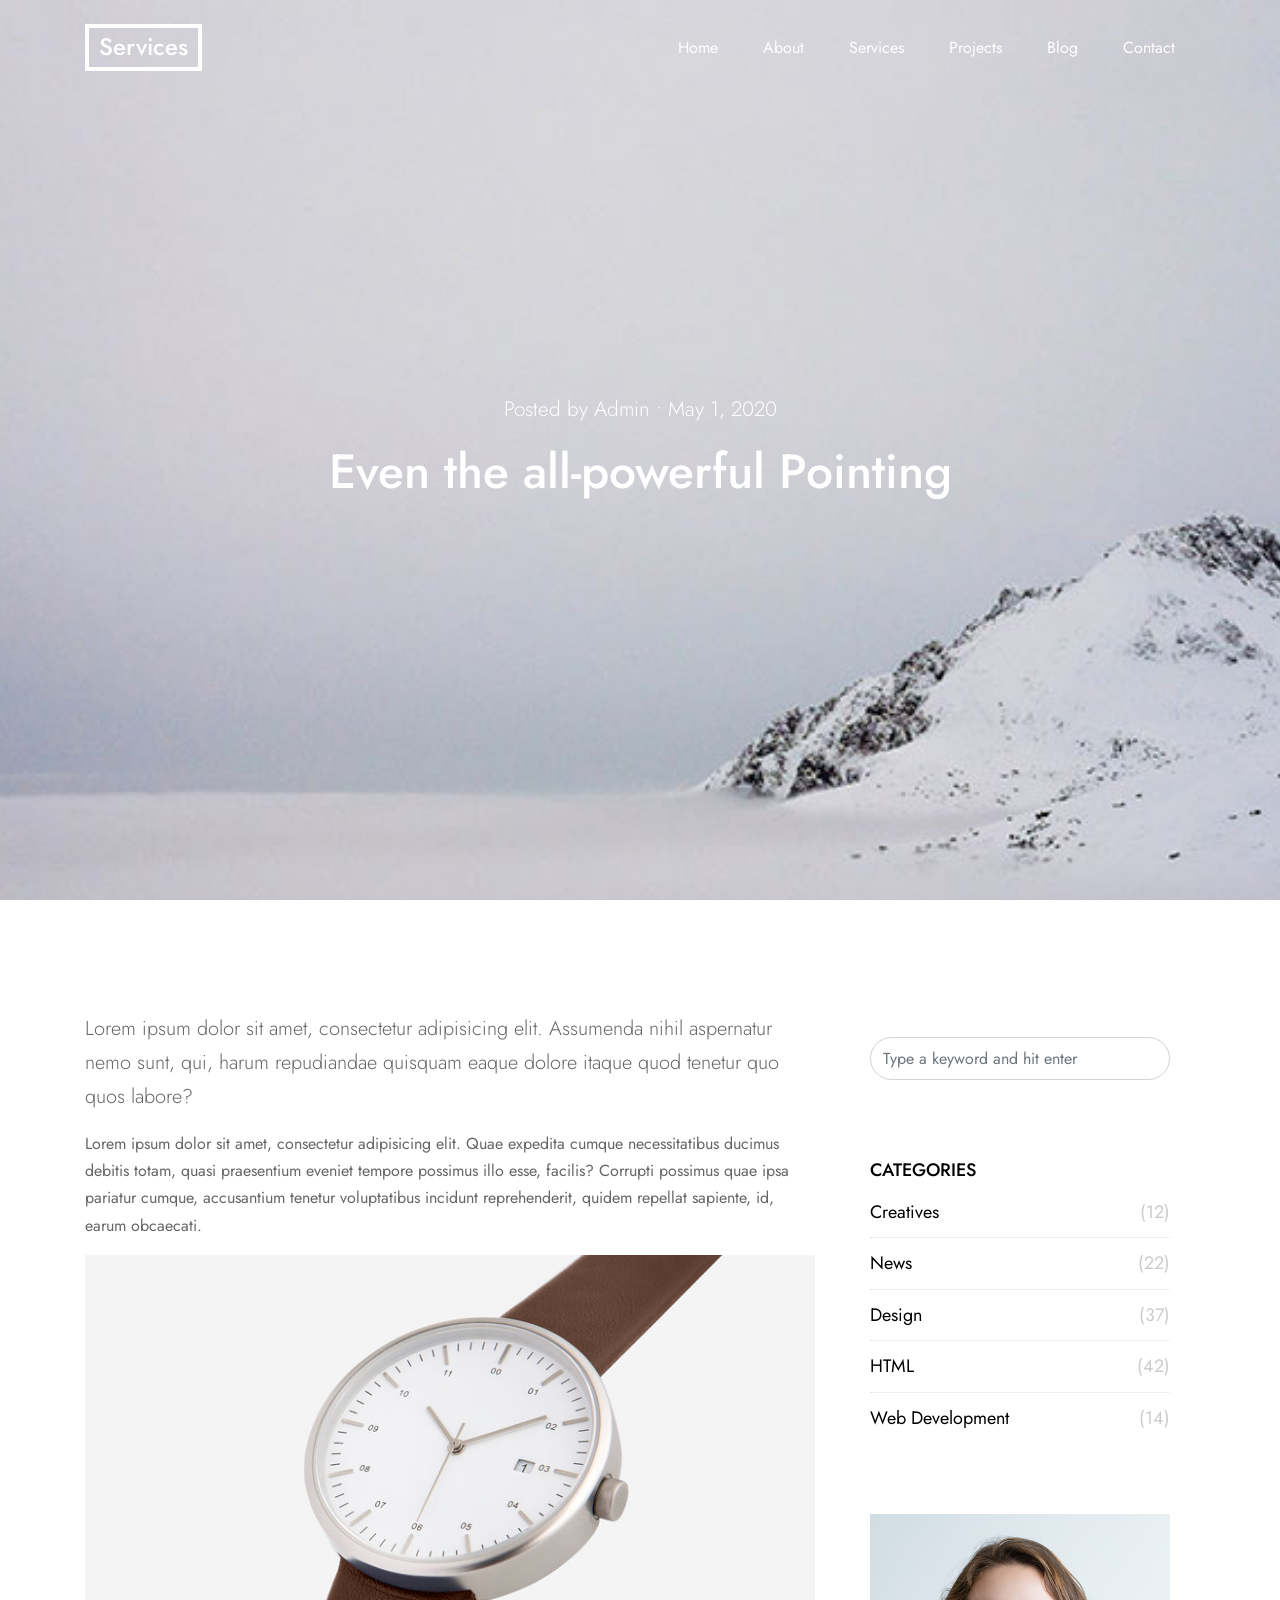
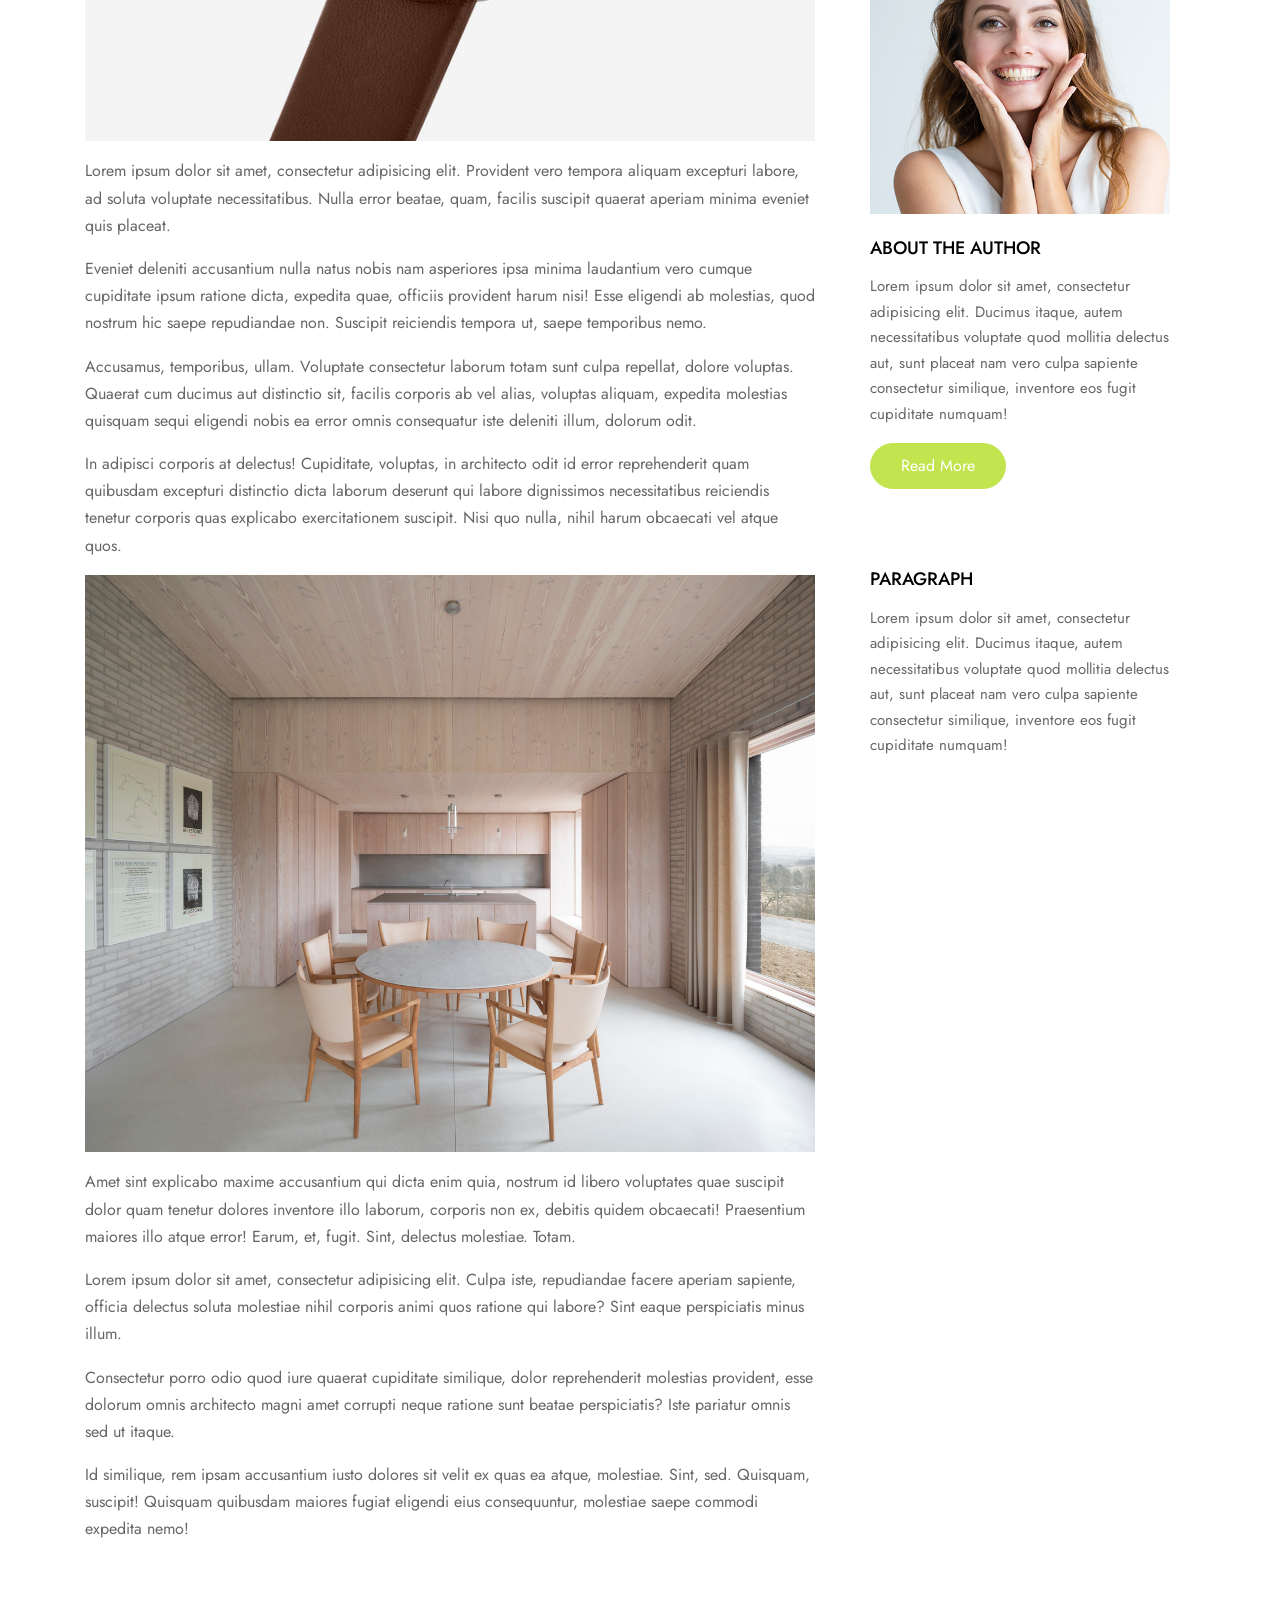
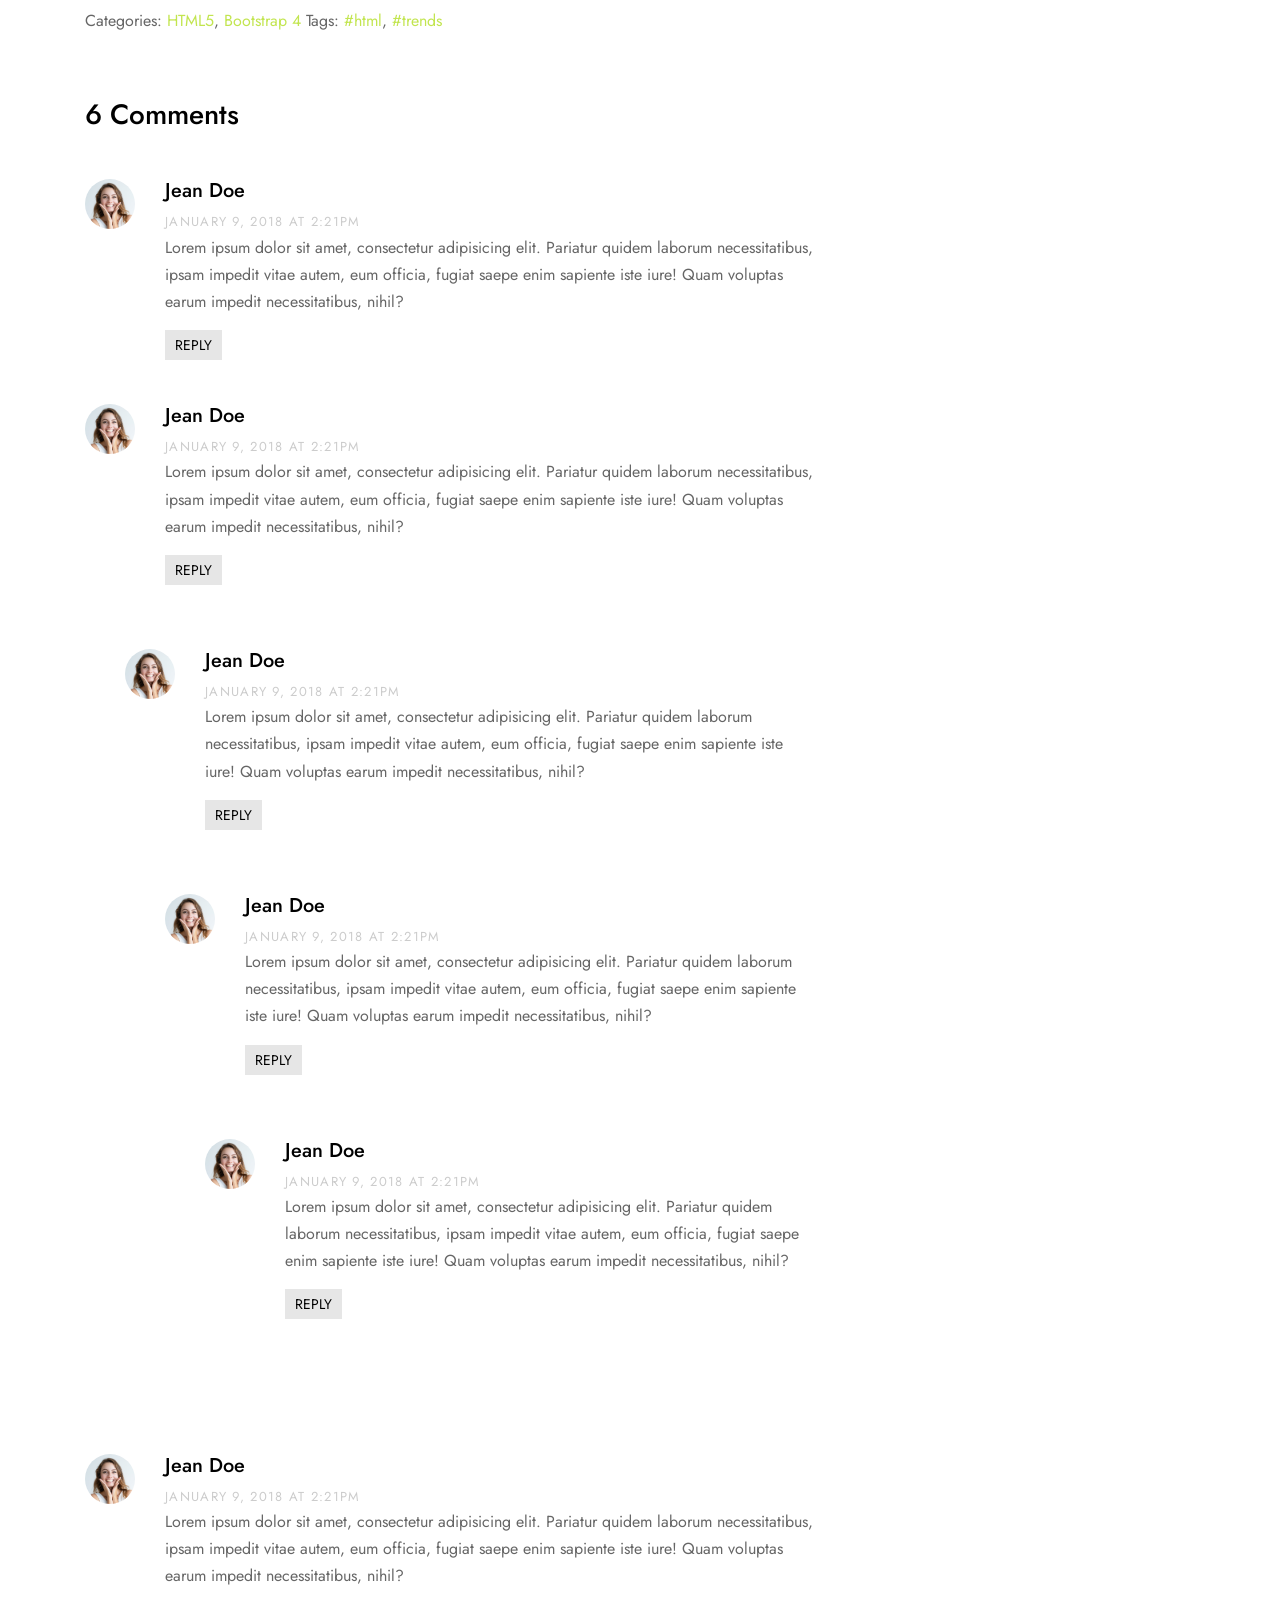
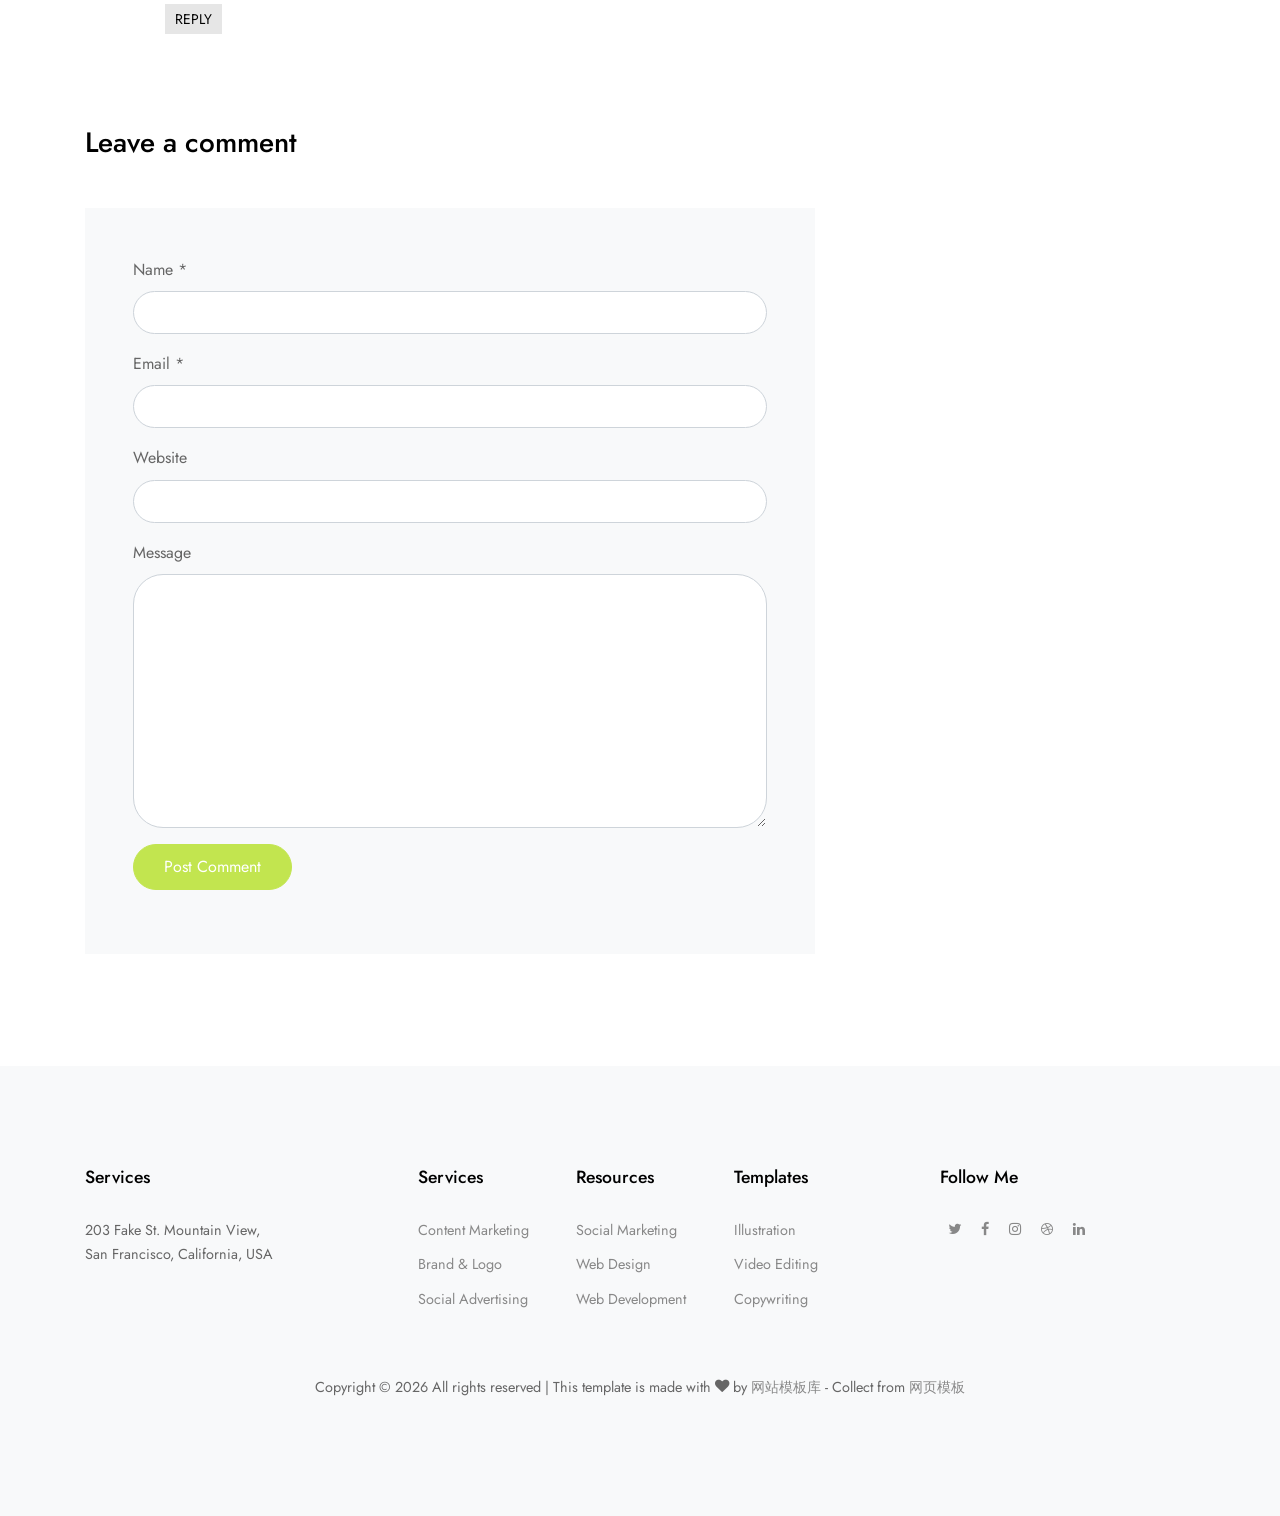
<file: production3/模板1/single.html>
<!doctype html>
<html lang="en">
  <head>
    <title>Services Free Template by cssmoban</title>
    <meta charset="utf-8">
    <meta name="viewport" content="width=device-width, initial-scale=1, shrink-to-fit=no">
    
    <link href="https://fonts.googleapis.com/css2?family=Jost:wght@400;700;900&display=swap" rel="stylesheet">
    <link rel="stylesheet" href="fonts/icomoon/style.css">

    <link rel="stylesheet" href="css/bootstrap/bootstrap.css">
    <link rel="stylesheet" href="css/jquery-ui.css">
    <link rel="stylesheet" href="css/owl.carousel.min.css">
    <link rel="stylesheet" href="css/owl.theme.default.min.css">
    <link rel="stylesheet" href="css/owl.theme.default.min.css">

    <link rel="stylesheet" href="css/jquery.fancybox.min.css">

    <link rel="stylesheet" href="css/bootstrap-datepicker.css">

    <link rel="stylesheet" href="fonts/flaticon/font/flaticon.css">

    <link rel="stylesheet" href="css/aos.css">

    <link rel="stylesheet" href="css/style.css">
    
  </head>
  <body data-spy="scroll" data-target=".site-navbar-target" data-offset="300">
  

  <div id="overlayer"></div>
  <div class="loader">
    <div class="spinner-border text-primary" role="status">
      <span class="sr-only">Loading...</span>
    </div>
  </div>


  <div class="site-wrap">

    <div class="site-mobile-menu site-navbar-target">
      <div class="site-mobile-menu-header">
        <div class="site-mobile-menu-close mt-3">
          <span class="icon-close2 js-menu-toggle"></span>
        </div>
      </div>
      <div class="site-mobile-menu-body"></div>
    </div>
   
    <header class="site-navbar py-4 js-sticky-header site-navbar-target" role="banner">

      <div class="container">
        <div class="row align-items-center justify-content-center">

          <div class="col-4">
            <h1 class="m-0 site-logo"><a href="index.html">Services</a></h1>
          </div>

          <div class="col-8">
            <nav class="site-navigation position-relative text-right" role="navigation">
              <ul class="site-menu main-menu js-clone-nav mr-auto d-none d-lg-block">
                <li><a href="index.html#home-section" class="nav-link">Home</a></li>
                <li><a href="index.html#about-section" class="nav-link">About</a></li>
                <li><a href="index.html#services-section" class="nav-link">Services</a></li>
                <li><a href="index.html#projects-section" class="nav-link">Projects</a></li>
                <li><a href="index.html#blog-section" class="nav-link">Blog</a></li>
                <li><a href="index.html#contact-section" class="nav-link">Contact</a></li>
              </ul>
            </nav>


            <a href="#" class="d-inline-block d-lg-none site-menu-toggle js-menu-toggle float-right"><span class="icon-menu h3"></span></a>

          </div>

        
        </div>
      </div>
      
    </header>


    <div class="site-blocks-cover overlay bg-light" style="background-image: url('images/blog_1.jpg'); " id="home-section">

      <div class="container">
        <div class="row justify-content-center">

          <div class="col-12 text-center align-self-center text-intro">
            <div class="row justify-content-center">
              <div class="col-lg-8">
                <p class="lead text-white">Posted by Admin &bullet; May 1, 2020</p>
                <h1 class="text-white">Even the all-powerful Pointing</h1>
              </div>
            </div>
          </div>
            
        </div>
      </div>

    </div>  

    

    <div class="site-section first-section">
      <div class="container">
        <div class="row">
          <div class="col-md-8 blog-content">
            <p class="lead">Lorem ipsum dolor sit amet, consectetur adipisicing elit. Assumenda nihil aspernatur nemo sunt, qui, harum repudiandae quisquam eaque dolore itaque quod tenetur quo quos labore?</p>
            <p>Lorem ipsum dolor sit amet, consectetur adipisicing elit. Quae expedita cumque necessitatibus ducimus debitis totam, quasi praesentium eveniet tempore possimus illo esse, facilis? Corrupti possimus quae ipsa pariatur cumque, accusantium tenetur voluptatibus incidunt reprehenderit, quidem repellat sapiente, id, earum obcaecati.</p>
            <p><img src="images/img_1.jpg" alt="Image" class="img-fluid"></p>

            <blockquote><p>Lorem ipsum dolor sit amet, consectetur adipisicing elit. Provident vero tempora aliquam excepturi labore, ad soluta voluptate necessitatibus. Nulla error beatae, quam, facilis suscipit quaerat aperiam minima eveniet quis placeat.</p></blockquote>

            <p>Eveniet deleniti accusantium nulla natus nobis nam asperiores ipsa minima laudantium vero cumque cupiditate ipsum ratione dicta, expedita quae, officiis provident harum nisi! Esse eligendi ab molestias, quod nostrum hic saepe repudiandae non. Suscipit reiciendis tempora ut, saepe temporibus nemo.</p>
            <p>Accusamus, temporibus, ullam. Voluptate consectetur laborum totam sunt culpa repellat, dolore voluptas. Quaerat cum ducimus aut distinctio sit, facilis corporis ab vel alias, voluptas aliquam, expedita molestias quisquam sequi eligendi nobis ea error omnis consequatur iste deleniti illum, dolorum odit.</p>
            <p>In adipisci corporis at delectus! Cupiditate, voluptas, in architecto odit id error reprehenderit quam quibusdam excepturi distinctio dicta laborum deserunt qui labore dignissimos necessitatibus reiciendis tenetur corporis quas explicabo exercitationem suscipit. Nisi quo nulla, nihil harum obcaecati vel atque quos.</p>
            <p><img src="images/img_2.jpg" alt="Image" class="img-fluid"></p>
            <p>Amet sint explicabo maxime accusantium qui dicta enim quia, nostrum id libero voluptates quae suscipit dolor quam tenetur dolores inventore illo laborum, corporis non ex, debitis quidem obcaecati! Praesentium maiores illo atque error! Earum, et, fugit. Sint, delectus molestiae. Totam.</p>

            <p>Lorem ipsum dolor sit amet, consectetur adipisicing elit. Culpa iste, repudiandae facere aperiam sapiente, officia delectus soluta molestiae nihil corporis animi quos ratione qui labore? Sint eaque perspiciatis minus illum.</p>
            <p>Consectetur porro odio quod iure quaerat cupiditate similique, dolor reprehenderit molestias provident, esse dolorum omnis architecto magni amet corrupti neque ratione sunt beatae perspiciatis? Iste pariatur omnis sed ut itaque.</p>
            <p>Id similique, rem ipsam accusantium iusto dolores sit velit ex quas ea atque, molestiae. Sint, sed. Quisquam, suscipit! Quisquam quibusdam maiores fugiat eligendi eius consequuntur, molestiae saepe commodi expedita nemo!</p>
            <div class="pt-5">
              <p>Categories:  <a href="#">HTML5</a>, <a href="#">Bootstrap 4</a>  Tags: <a href="#">#html</a>, <a href="#">#trends</a></p>
            </div>


            <div class="pt-5">
              <h3 class="mb-5">6 Comments</h3>
              <ul class="comment-list">
                <li class="comment">
                  <div class="vcard bio">
                    <img src="images/person_1.jpg" alt="Image placeholder">
                  </div>
                  <div class="comment-body">
                    <h3>Jean Doe</h3>
                    <div class="meta">January 9, 2018 at 2:21pm</div>
                    <p>Lorem ipsum dolor sit amet, consectetur adipisicing elit. Pariatur quidem laborum necessitatibus, ipsam impedit vitae autem, eum officia, fugiat saepe enim sapiente iste iure! Quam voluptas earum impedit necessitatibus, nihil?</p>
                    <p><a href="#" class="reply">Reply</a></p>
                  </div>
                </li>

                <li class="comment">
                  <div class="vcard bio">
                    <img src="images/person_1.jpg" alt="Image placeholder">
                  </div>
                  <div class="comment-body">
                    <h3>Jean Doe</h3>
                    <div class="meta">January 9, 2018 at 2:21pm</div>
                    <p>Lorem ipsum dolor sit amet, consectetur adipisicing elit. Pariatur quidem laborum necessitatibus, ipsam impedit vitae autem, eum officia, fugiat saepe enim sapiente iste iure! Quam voluptas earum impedit necessitatibus, nihil?</p>
                    <p><a href="#" class="reply">Reply</a></p>
                  </div>

                  <ul class="children">
                    <li class="comment">
                      <div class="vcard bio">
                        <img src="images/person_1.jpg" alt="Image placeholder">
                      </div>
                      <div class="comment-body">
                        <h3>Jean Doe</h3>
                        <div class="meta">January 9, 2018 at 2:21pm</div>
                        <p>Lorem ipsum dolor sit amet, consectetur adipisicing elit. Pariatur quidem laborum necessitatibus, ipsam impedit vitae autem, eum officia, fugiat saepe enim sapiente iste iure! Quam voluptas earum impedit necessitatibus, nihil?</p>
                        <p><a href="#" class="reply">Reply</a></p>
                      </div>


                      <ul class="children">
                        <li class="comment">
                          <div class="vcard bio">
                            <img src="images/person_1.jpg" alt="Image placeholder">
                          </div>
                          <div class="comment-body">
                            <h3>Jean Doe</h3>
                            <div class="meta">January 9, 2018 at 2:21pm</div>
                            <p>Lorem ipsum dolor sit amet, consectetur adipisicing elit. Pariatur quidem laborum necessitatibus, ipsam impedit vitae autem, eum officia, fugiat saepe enim sapiente iste iure! Quam voluptas earum impedit necessitatibus, nihil?</p>
                            <p><a href="#" class="reply">Reply</a></p>
                          </div>

                            <ul class="children">
                              <li class="comment">
                                <div class="vcard bio">
                                  <img src="images/person_1.jpg" alt="Image placeholder">
                                </div>
                                <div class="comment-body">
                                  <h3>Jean Doe</h3>
                                  <div class="meta">January 9, 2018 at 2:21pm</div>
                                  <p>Lorem ipsum dolor sit amet, consectetur adipisicing elit. Pariatur quidem laborum necessitatibus, ipsam impedit vitae autem, eum officia, fugiat saepe enim sapiente iste iure! Quam voluptas earum impedit necessitatibus, nihil?</p>
                                  <p><a href="#" class="reply">Reply</a></p>
                                </div>
                              </li>
                            </ul>
                        </li>
                      </ul>
                    </li>
                  </ul>
                </li>

                <li class="comment">
                  <div class="vcard bio">
                    <img src="images/person_1.jpg" alt="Image placeholder">
                  </div>
                  <div class="comment-body">
                    <h3>Jean Doe</h3>
                    <div class="meta">January 9, 2018 at 2:21pm</div>
                    <p>Lorem ipsum dolor sit amet, consectetur adipisicing elit. Pariatur quidem laborum necessitatibus, ipsam impedit vitae autem, eum officia, fugiat saepe enim sapiente iste iure! Quam voluptas earum impedit necessitatibus, nihil?</p>
                    <p><a href="#" class="reply">Reply</a></p>
                  </div>
                </li>
              </ul>
              <!-- END comment-list -->
              
              <div class="comment-form-wrap pt-5">
                <h3 class="mb-5">Leave a comment</h3>
                <form action="#" class="p-5 bg-light">
                  <div class="form-group">
                    <label for="name">Name *</label>
                    <input type="text" class="form-control" id="name">
                  </div>
                  <div class="form-group">
                    <label for="email">Email *</label>
                    <input type="email" class="form-control" id="email">
                  </div>
                  <div class="form-group">
                    <label for="website">Website</label>
                    <input type="url" class="form-control" id="website">
                  </div>

                  <div class="form-group">
                    <label for="message">Message</label>
                    <textarea name="" id="message" cols="30" rows="10" class="form-control"></textarea>
                  </div>
                  <div class="form-group">
                    <input type="submit" value="Post Comment" class="btn btn-primary text-white">
                  </div>

                </form>
              </div>
            </div>

          </div>
          <div class="col-md-4 sidebar">
            <div class="sidebar-box">
              <form action="#" class="search-form">
                <div class="form-group">
                  <span class="icon fa fa-search"></span>
                  <input type="text" class="form-control" placeholder="Type a keyword and hit enter">
                </div>
              </form>
            </div>
            <div class="sidebar-box">
              <div class="categories">
                <h3 class="text-uppercase">Categories</h3>
                <li><a href="#">Creatives <span>(12)</span></a></li>
                <li><a href="#">News <span>(22)</span></a></li>
                <li><a href="#">Design <span>(37)</span></a></li>
                <li><a href="#">HTML <span>(42)</span></a></li>
                <li><a href="#">Web Development <span>(14)</span></a></li>
              </div>
            </div>
            <div class="sidebar-box">
              <img src="images/person_1.jpg" alt="Image placeholder" class="img-fluid mb-4">
              <h3 class="text-uppercase">About The Author</h3>
              <p>Lorem ipsum dolor sit amet, consectetur adipisicing elit. Ducimus itaque, autem necessitatibus voluptate quod mollitia delectus aut, sunt placeat nam vero culpa sapiente consectetur similique, inventore eos fugit cupiditate numquam!</p>
              <p><a href="#" class="btn btn-primary text-white">Read More</a></p>
            </div>

            <div class="sidebar-box">
              <h3 class="text-uppercase">Paragraph</h3>
              <p>Lorem ipsum dolor sit amet, consectetur adipisicing elit. Ducimus itaque, autem necessitatibus voluptate quod mollitia delectus aut, sunt placeat nam vero culpa sapiente consectetur similique, inventore eos fugit cupiditate numquam!</p>
            </div>
          </div>
        </div>
      </div>
    </div>

    <footer class="site-section bg-light footer">
      <div class="container">
        <div class="row mb-5">
          <div class="col-md-3">
            <h3 class="footer-title">Services</h3>
            <p><span class="d-inline-block d-md-block">203 Fake St. Mountain View,</span> San Francisco, California, USA</p>
          </div>
          <div class="col-md-5 mx-auto">
            <div class="row">
              <div class="col-lg-4">
                <h3 class="footer-title">Services</h3>
                <ul class="list-unstyled">
                  <li><a href="#">Content Marketing</a></li>
                  <li><a href="#">Brand & Logo</a></li>
                  <li><a href="#">Social Advertising</a></li>
                </ul>
              </div>
              <div class="col-lg-4">
                <h3 class="footer-title">Resources</h3>
                <ul class="list-unstyled">
                  <li><a href="#">Social Marketing</a></li>
                  <li><a href="#">Web Design</a></li>
                  <li><a href="#">Web Development</a></li>
                </ul>
              </div>
              <div class="col-lg-4">
                <h3 class="footer-title">Templates</h3>
                <ul class="list-unstyled">
                  <li><a href="#">Illustration</a></li>
                  <li><a href="#">Video Editing</a></li>
                  <li><a href="#">Copywriting</a></li>
                </ul>
              </div>
            </div>
          </div>
          <div class="col-md-3">
            <h3 class="footer-title">Follow Me</h3>
            <a href="#" class="social-circle m-2"><span class="icon-twitter"></span></a>
            <a href="#" class="social-circle m-2"><span class="icon-facebook"></span></a>
            <a href="#" class="social-circle m-2"><span class="icon-instagram"></span></a>
            <a href="#" class="social-circle m-2"><span class="icon-dribbble"></span></a>
            <a href="#" class="social-circle m-2"><span class="icon-linkedin"></span></a>
          </div>
        </div>

        <div class="row">
          <div class="col-12 text-center">
            <p>
                <!-- Link back to cssmoban can't be removed. Template is licensed under CC BY 3.0. -->
                Copyright &copy;
                <script>
                  document.write(new Date().getFullYear());
                </script> All rights reserved | This template is made with <i class="icon-heart"
                  aria-hidden="true"></i> by  <a href="http://www.baisheng999.com/" target="_blank" title="网站模板库">网站模板库</a> - Collect from <a href="http://www.baisheng999.com/" title="网页模板" target="_blank">网页模板</a>
                <!-- Link back to cssmoban can't be removed. Template is licensed under CC BY 3.0. -->
              </p>  
          </div>
        </div>
      </div>
    </footer>

  </div> <!-- .site-wrap -->

  <script src="js/jquery-3.3.1.min.js"></script>
  <script src="js/jquery-ui.js"></script>
  <script src="js/popper.min.js"></script>
  <script src="js/bootstrap.min.js"></script>
  <script src="js/owl.carousel.min.js"></script>
  <script src="js/jquery.easing.1.3.js"></script>
  <script src="js/aos.js"></script>
  <script src="js/jquery.fancybox.min.js"></script>
  <script src="js/jquery.sticky.js"></script>
  <script src="js/isotope.pkgd.min.js"></script>

  
  <script src="js/main.js"></script>
  </body>
</html>
</file>
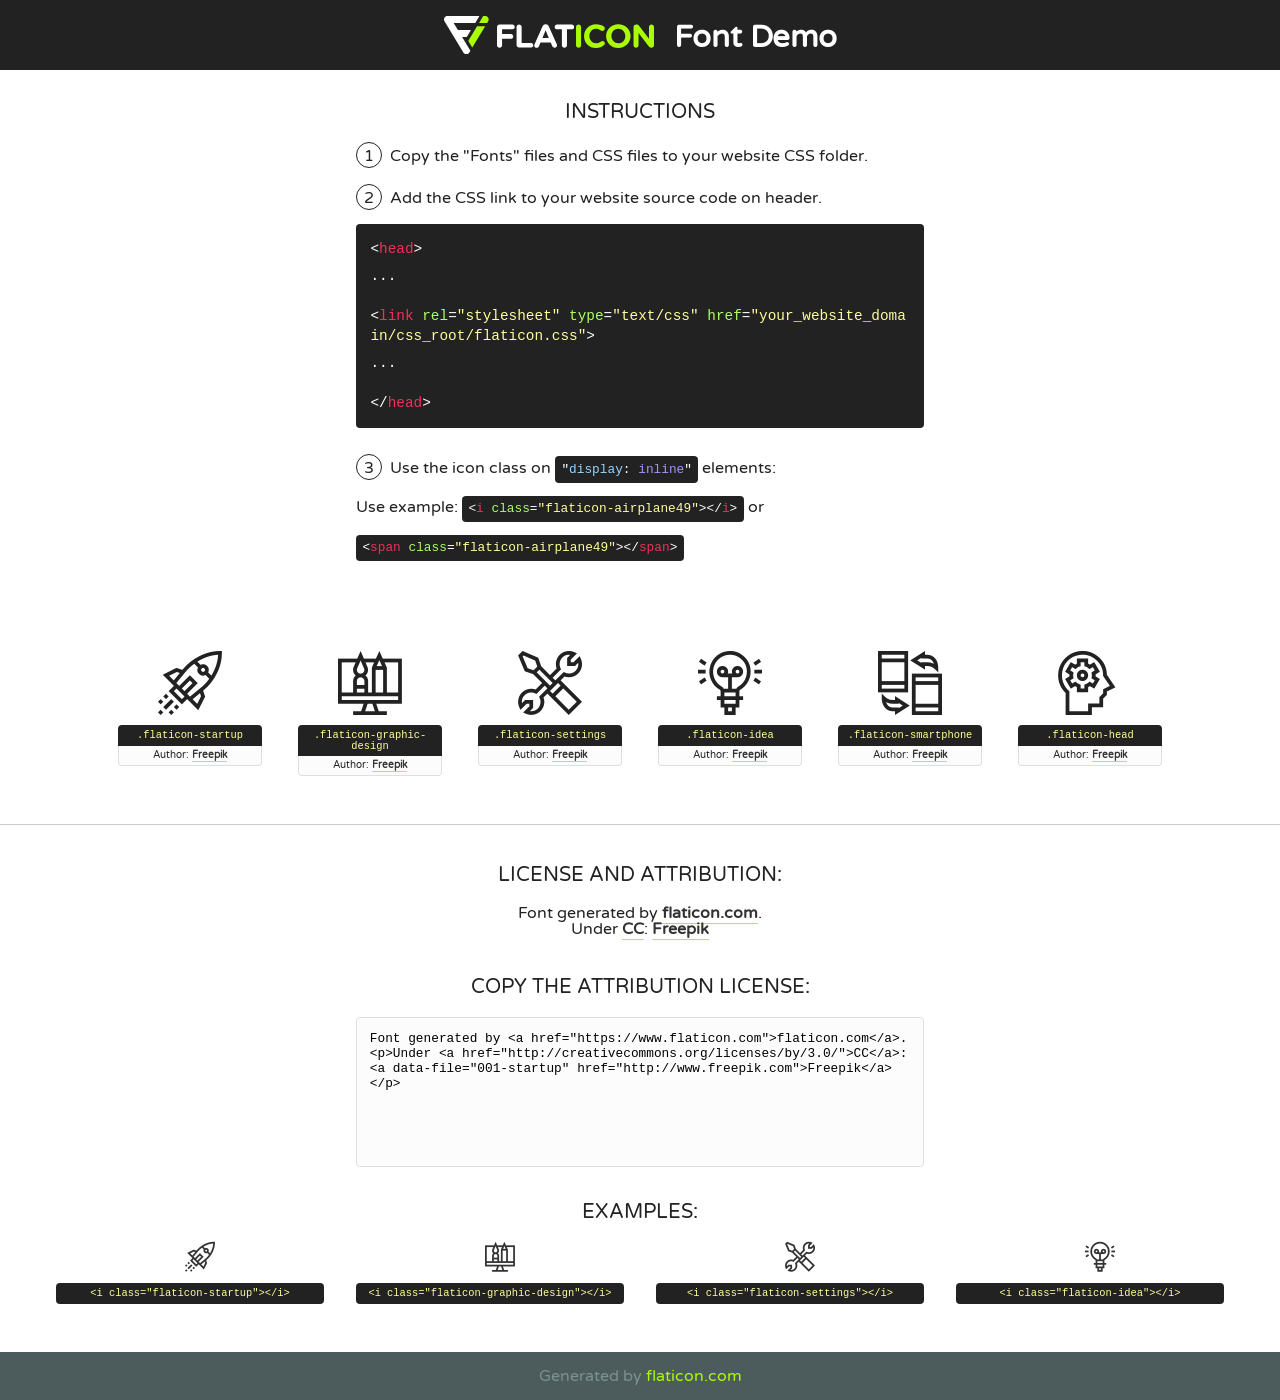
<file: production3/模板1/fonts/flaticon/font/flaticon.html>
<!DOCTYPE html>
<!--
  Flaticon icon font: Flaticon
  Creation date: 03/04/2019 06:02
-->
<html>
<!DOCTYPE html>
<html>

<head>
    <title>Flaticon WebFont</title>
    <link href="http://fonts.googleapis.com/css?family=Varela+Round" rel="stylesheet" type="text/css" />
    <link rel="stylesheet" type="text/css" href="flaticon.css">
    <meta charset="UTF-8">
    <style>
    html, body, div, span, applet, object, iframe,
    h1, h2, h3, h4, h5, h6, p, blockquote, pre,
    a, abbr, acronym, address, big, cite, code,
    del, dfn, em, img, ins, kbd, q, s, samp,
    small, strike, strong, sub, sup, tt, var,
    b, u, i, center,
    dl, dt, dd, ol, ul, li,
    fieldset, form, label, legend,
    table, caption, tbody, tfoot, thead, tr, th, td,
    article, aside, canvas, details, embed, 
    figure, figcaption, footer, header, hgroup, 
    menu, nav, output, ruby, section, summary,
    time, mark, audio, video {
        margin: 0;
        padding: 0;
        border: 0;
        font-size: 100%;
        font: inherit;
        vertical-align: baseline;
    }
    /* HTML5 display-role reset for older browsers */
    article, aside, details, figcaption, figure, 
    footer, header, hgroup, menu, nav, section {
        display: block;
    }
    body {
        line-height: 1;
    }
    ol, ul {
        list-style: none;
    }
    blockquote, q {
        quotes: none;
    }
    blockquote:before, blockquote:after,
    q:before, q:after {
        content: '';
        content: none;
    }
    table {
        border-collapse: collapse;
        border-spacing: 0;
    }
    body {
        font-family: 'Varela Round', Helvetica, Arial, sans-serif;
        font-size: 16px;
        color: #222;
    }
    a {
        color: #333;
        border-bottom: 1px solid #a9fd00;
        font-weight: bold;
        text-decoration: none;
    }
    * {
        -moz-box-sizing: border-box;
        -webkit-box-sizing: border-box;
        box-sizing: border-box;
        margin: 0;
        padding: 0;
    }
    [class^="flaticon-"]:before, [class*=" flaticon-"]:before, [class^="flaticon-"]:after, [class*=" flaticon-"]:after {
        font-family: Flaticon;
        font-size: 30px;
        font-style: normal;
        margin-left: 20px;
        color: #333;
    }
    .wrapper {
        max-width: 600px;
        margin: auto;
        padding: 0 1em;
    }
    .title {
        font-size: 1.25em;
        text-align: center;
        margin-bottom: 1em;
        text-transform: uppercase;
    }
    header {
        text-align: center;
        background-color: #222;
        color: #fff;
        padding: 1em;
    }
    header .logo {
        width: 210px;
        height: 38px;
        display: inline-block;
        vertical-align: middle;
        margin-right: 1em;
        border: none;
    }
    header strong {
        font-size: 1.95em;
        font-weight: bold;
        vertical-align: middle;
        margin-top: 5px;
        display: inline-block;
    }
    .demo {
        margin: 2em auto;
        line-height: 1.25em;
    }
    .demo ul li {
        margin-bottom: 1em;
    }
    .demo ul li .num {
        color: #222;
        border-radius: 20px;
        display: inline-block;
        width: 26px;
        padding: 3px;
        height: 26px;
        text-align: center;
        margin-right: 0.5em;
        border: 1px solid #222;
    }
    .demo ul li code {
        background-color: #222;
        border-radius: 4px;
        padding: 0.25em 0.5em;
        display: inline-block;
        color: #fff;
        font-family: Consolas,Monaco,Lucida Console,Liberation Mono,DejaVu Sans Mono,Bitstream Vera Sans Mono,Courier New, monospace;
        font-weight: lighter;
        margin-top: 1em;
        font-size: 0.8em;
        word-break: break-all;
    }
    .demo ul li code.big {
        padding: 1em;
        font-size: 0.9em;
    }
    .demo ul li code .red {
        color: #EF3159;
    }
    .demo ul li code .green {
        color: #ACFF65;
    }
    .demo ul li code .yellow {
        color: #FFFF99;
    }
    .demo ul li code .blue {
        color: #99D3FF;
    }
    .demo ul li code .purple {
        color: #A295FF;
    }
    .demo ul li code .dots {
        margin-top: 0.5em;
        display: block;
    }
    #glyphs {
        border-bottom: 1px solid #ccc;
        padding: 2em 0;
        text-align: center;
    }
    .glyph {
        display: inline-block;
        width: 9em;
        margin: 1em;
        text-align: center;
        vertical-align: top;
        background: #FFF;
    }
    .glyph .glyph-icon {
        padding: 10px;
        display: block;
        font-family:"Flaticon";
        font-size: 64px;
        line-height: 1;
    }
    .glyph .glyph-icon:before {
        font-size: 64px;
        color: #222;
        margin-left: 0;
    }
    .class-name {
        font-size: 0.65em;
        background-color: #222;
        color: #fff;
        border-radius: 4px 4px 0 0;
        padding: 0.5em;
        color: #FFFF99;
        font-family: Consolas,Monaco,Lucida Console,Liberation Mono,DejaVu Sans Mono,Bitstream Vera Sans Mono,Courier New, monospace;
    }
    .author-name {
        font-size: 0.6em;
        background-color: #fcfcfd;
        border: 1px solid #DEDEE4;
        border-top: 0;
        border-radius: 0 0 4px 4px;
        padding: 0.5em;
    }
    .class-name:last-child {
        font-size: 10px;
        color:#888;
    }
    .class-name:last-child a {
        font-size: 10px;
        color:#555;
    }
    .class-name:last-child a:hover {
        color:#a9fd00;
    }
    .glyph > input {
        display: block;
        width: 100px;
        margin: 5px auto;
        text-align: center;
        font-size: 12px;
        cursor: text;
    }
    .glyph > input.icon-input {
        font-family:"Flaticon";
        font-size: 16px;
        margin-bottom: 10px;
    }
    .attribution .title {
        margin-top: 2em;
    }
    .attribution textarea {
        background-color: #fcfcfd;
        padding: 1em;
        border: none;
        box-shadow: none;
        border: 1px solid #DEDEE4;
        border-radius: 4px;
        resize: none;
        width: 100%;
        height: 150px;
        font-size: 0.8em;
        font-family: Consolas,Monaco,Lucida Console,Liberation Mono,DejaVu Sans Mono,Bitstream Vera Sans Mono,Courier New, monospace;
        -webkit-appearance: none;
    }
    .iconsuse {
        margin: 2em auto;
        text-align: center;
        max-width: 1200px;
    }
    .iconsuse:after {
        content: '';
        display: table;
        clear: both;
    }
    .iconsuse .image {
        float: left;
        width: 25%;
        padding: 0 1em;
    }
    .iconsuse .image p {
        margin-bottom: 1em;
    }
    .iconsuse .image span {
        display: block;
        font-size: 0.65em;
        background-color: #222;
        color: #fff;
        border-radius: 4px;
        padding: 0.5em;
        color: #FFFF99;
        margin-top: 1em;
        font-family: Consolas,Monaco,Lucida Console,Liberation Mono,DejaVu Sans Mono,Bitstream Vera Sans Mono,Courier New, monospace;
    }
    #footer {
        text-align: center;
        background-color: #4C5B5C;
        color: #7c9192;
        padding: 1em;
    }
    #footer a {
        border: none;
        color: #a9fd00;
        font-weight: normal;
    }
    @media (max-width: 960px) {
        .iconsuse .image {
            width: 50%;
        }
    }
    @media (max-width: 560px) {
        .iconsuse .image {
            width: 100%;
        }
    }
    </style>
</head>

<body class="characters-off">

    <header>
        <a href="https://www.flaticon.com" target="_blank" class="logo">
            <svg version="1.1" xmlns="http://www.w3.org/2000/svg" xmlns:xlink="http://www.w3.org/1999/xlink" xmlns:a="http://ns.adobe.com/AdobeSVGViewerExtensions/3.0/" viewBox="0 0 560.875 102.036" enable-background="new 0 0 560.875 102.036" xml:space="preserve">
                <defs>
                </defs>
                <g>
                    <g class="letters">
                        <path fill="#ffffff" d="M141.596,29.675c0-3.777,2.985-6.767,6.764-6.767h34.438c3.426,0,6.15,2.728,6.15,6.15
                        c0,3.43-2.724,6.149-6.15,6.149h-27.674v13.091h23.719c3.429,0,6.151,2.724,6.151,6.15c0,3.43-2.723,6.149-6.151,6.149h-23.719
                        v17.574c0,3.773-2.986,6.761-6.764,6.761c-3.779,0-6.764-2.989-6.764-6.761V29.675z"></path>
                        <path fill="#ffffff" d="M193.844,29.149c0-3.781,2.985-6.767,6.764-6.767c3.776,0,6.763,2.985,6.763,6.767v42.957h25.039
                        c3.426,0,6.149,2.726,6.149,6.153c0,3.425-2.723,6.15-6.149,6.15h-31.802c-3.779,0-6.764-2.986-6.764-6.768V29.149z"></path>
                        <path fill="#ffffff" d="M241.891,75.71l21.438-48.407c1.492-3.341,4.215-5.357,7.906-5.357h0.792
                        c3.686,0,6.323,2.017,7.815,5.357l21.439,48.407c0.436,0.967,0.701,1.845,0.701,2.723c0,3.602-2.809,6.501-6.414,6.501
                        c-3.161,0-5.269-1.845-6.499-4.655l-4.132-9.661h-27.059l-4.301,10.102c-1.144,2.631-3.426,4.214-6.237,4.214
                        c-3.517,0-6.24-2.81-6.24-6.325C241.1,77.64,241.451,76.677,241.891,75.71z M279.932,58.666l-8.521-20.297l-8.526,20.297H279.932
                        z"></path>
                        <path fill="#ffffff" d="M314.864,35.387H301.86c-3.429,0-6.239-2.813-6.239-6.238c0-3.429,2.811-6.24,6.239-6.24h39.533
                        c3.426,0,6.237,2.811,6.237,6.24c0,3.425-2.811,6.238-6.237,6.238h-13.001v42.785c0,3.773-2.99,6.761-6.764,6.761
                        c-3.779,0-6.764-2.989-6.764-6.761V35.387z"></path>
                        <path fill="#A9FD00" d="M352.615,29.149c0-3.781,2.985-6.767,6.767-6.767c3.774,0,6.761,2.985,6.761,6.767v49.024
                        c0,3.773-2.987,6.761-6.761,6.761c-3.781,0-6.767-2.989-6.767-6.761V29.149z"></path>
                        <path fill="#A9FD00" d="M374.132,53.836v-0.179c0-17.481,13.178-31.801,32.065-31.801c9.22,0,15.459,2.458,20.557,6.238
                        c1.402,1.054,2.637,2.985,2.637,5.357c0,3.692-2.985,6.59-6.681,6.59c-1.845,0-3.071-0.702-4.044-1.319
                        c-3.776-2.813-7.729-4.393-12.562-4.393c-10.364,0-17.831,8.611-17.831,19.154v0.173c0,10.542,7.291,19.329,17.831,19.329
                        c5.715,0,9.492-1.756,13.359-4.834c1.049-0.874,2.458-1.491,4.039-1.491c3.429,0,6.325,2.813,6.325,6.236
                        c0,2.106-1.056,3.78-2.282,4.834c-5.539,4.834-12.036,7.733-21.878,7.733C387.572,85.464,374.132,71.493,374.132,53.836z"></path>
                        <path fill="#A9FD00" d="M433.009,53.836v-0.179c0-17.481,13.79-31.801,32.766-31.801c18.981,0,32.592,14.143,32.592,31.628v0.173
                        c0,17.483-13.785,31.807-32.769,31.807C446.625,85.464,433.009,71.32,433.009,53.836z M484.224,53.836v-0.179
                        c0-10.539-7.725-19.326-18.626-19.326c-10.893,0-18.449,8.611-18.449,19.154v0.173c0,10.542,7.73,19.329,18.626,19.329
                        C476.676,72.986,484.224,64.378,484.224,53.836z"></path>
                        <path fill="#A9FD00" d="M506.233,29.321c0-3.774,2.99-6.763,6.767-6.763h1.401c3.252,0,5.183,1.583,7.029,3.953l26.093,34.265
                        V29.059c0-3.692,2.99-6.677,6.681-6.677c3.683,0,6.671,2.985,6.671,6.677v48.934c0,3.78-2.987,6.765-6.764,6.765h-0.436
                        c-3.257,0-5.188-1.581-7.034-3.953l-27.056-35.492v32.944c0,3.687-2.985,6.676-6.678,6.676c-3.683,0-6.673-2.989-6.673-6.676
                        V29.321z"></path>
                    </g>
                    <g class="insignia">
                        <path fill="#ffffff" d="M48.372,56.137h12.517l11.156-18.537H37.186L25.688,18.539h57.825L94.668,0H9.271
                        C5.925,0,2.842,1.801,1.198,4.716c-1.644,2.907-1.593,6.482,0.134,9.343l50.38,83.501c1.678,2.781,4.689,4.476,7.938,4.476
                        c3.246,0,6.257-1.695,7.935-4.476l2.898-4.804L48.372,56.137z"></path>
                        <g class="i">
                            <path fill="#A9FD00" d="M93.575,18.539h0.031v0.004l21.652,0.004l2.705-4.488c1.727-2.861,1.778-6.436,0.133-9.343
                            C116.454,1.801,113.371,0,110.026,0h-5.294L93.575,18.539z"></path>
                            <polygon fill="#A9FD00" points="88.291,27.356 64.725,66.486 75.519,84.404 109.942,27.356"></polygon>
                        </g>
                    </g>
                </g>
            </svg>
        </a>
        <strong>Font Demo</strong>
    </header>


    <section class="demo wrapper">

        <p class="title">Instructions</p>

        <ul>
            <li>
                <span class="num">1</span>Copy the "Fonts" files and CSS files to your website CSS folder.
            </li>
            <li>
                <span class="num">2</span>Add the CSS link to your website source code on header.
                <code class="big">
                    &lt;<span class="red">head</span>&gt;
                    <br/><span class="dots">...</span>
                    <br/>&lt;<span class="red">link</span> <span class="green">rel</span>=<span class="yellow">"stylesheet"</span> <span class="green">type</span>=<span class="yellow">"text/css"</span> <span class="green">href</span>=<span class="yellow">"your_website_domain/css_root/flaticon.css"</span>&gt;
                    <br/><span class="dots">...</span>
                    <br/>&lt;/<span class="red">head</span>&gt;
                </code>
            </li>

            <li>
                <p>
                    <span class="num">3</span>Use the icon class on <code>"<span class="blue">display</span>:<span class="purple"> inline</span>"</code> elements:
                    <br />
                    Use example: <code>&lt;<span class="red">i</span> <span class="green">class</span>=<span class="yellow">&quot;flaticon-airplane49&quot;</span>&gt;&lt;/<span class="red">i</span>&gt;</code> or <code>&lt;<span class="red">span</span> <span class="green">class</span>=<span class="yellow">&quot;flaticon-airplane49&quot;</span>&gt;&lt;/<span class="red">span</span>&gt;</code>
            </li>
        </ul>

    </section>




   <section id="glyphs">          
    
      
        <div class="glyph"><div class="glyph-icon flaticon-startup"></div>
            <div class="class-name">.flaticon-startup</div>
            <div class="author-name">Author: <a data-file="001-startup" href="http://www.freepik.com">Freepik</a> </div> 
        </div>        
        
        <div class="glyph"><div class="glyph-icon flaticon-graphic-design"></div>
            <div class="class-name">.flaticon-graphic-design</div>
            <div class="author-name">Author: <a data-file="002-graphic-design" href="http://www.freepik.com">Freepik</a> </div> 
        </div>        
        
        <div class="glyph"><div class="glyph-icon flaticon-settings"></div>
            <div class="class-name">.flaticon-settings</div>
            <div class="author-name">Author: <a data-file="003-settings" href="http://www.freepik.com">Freepik</a> </div> 
        </div>        
        
        <div class="glyph"><div class="glyph-icon flaticon-idea"></div>
            <div class="class-name">.flaticon-idea</div>
            <div class="author-name">Author: <a data-file="004-idea" href="http://www.freepik.com">Freepik</a> </div> 
        </div>        
        
        <div class="glyph"><div class="glyph-icon flaticon-smartphone"></div>
            <div class="class-name">.flaticon-smartphone</div>
            <div class="author-name">Author: <a data-file="005-smartphone" href="http://www.freepik.com">Freepik</a> </div> 
        </div>        
        
        <div class="glyph"><div class="glyph-icon flaticon-head"></div>
            <div class="class-name">.flaticon-head</div>
            <div class="author-name">Author: <a data-file="006-head" href="http://www.freepik.com">Freepik</a> </div> 
        </div>        
        

    </section>



    <section class="attribution wrapper"   style="text-align:center;">

      <div class="title">License and attribution:</div><div class="attrDiv">Font generated by <a href="https://www.flaticon.com">flaticon.com</a>. <div><p>Under <a href="http://creativecommons.org/licenses/by/3.0/">CC</a>: <a data-file="001-startup" href="http://www.freepik.com">Freepik</a></p>  </div>
      </div>
      <div class="title">Copy the Attribution License:</div>

    <textarea onclick="this.focus();this.select();">Font generated by &lt;a href=&quot;https://www.flaticon.com&quot;&gt;flaticon.com&lt;/a&gt;. <p>Under <a href="http://creativecommons.org/licenses/by/3.0/">CC</a>: <a data-file="001-startup" href="http://www.freepik.com">Freepik</a></p>  
     </textarea>

    </section>

    <section class="iconsuse">

          <div class="title">Examples:</div>            
             
            <div class="image">
                <p>
                    <i class="glyph-icon flaticon-startup"></i> 
                    <span>&lt;i class=&quot;flaticon-startup&quot;&gt;&lt;/i&gt;</span>
                </p>
            </div>
            
            <div class="image">
                <p>
                    <i class="glyph-icon flaticon-graphic-design"></i> 
                    <span>&lt;i class=&quot;flaticon-graphic-design&quot;&gt;&lt;/i&gt;</span>
                </p>
            </div>
            
            <div class="image">
                <p>
                    <i class="glyph-icon flaticon-settings"></i> 
                    <span>&lt;i class=&quot;flaticon-settings&quot;&gt;&lt;/i&gt;</span>
                </p>
            </div>
            
            <div class="image">
                <p>
                    <i class="glyph-icon flaticon-idea"></i> 
                    <span>&lt;i class=&quot;flaticon-idea&quot;&gt;&lt;/i&gt;</span>
                </p>
            </div>
                       
        </div>
                            
    </section>

<div id="footer">
    <div>Generated by <a href="https://www.flaticon.com">flaticon.com</a>
    </div>
</div>



</body>
</html>
</file>
<file: production3/模板1/fonts/icomoon/style.css>
@font-face {
  font-family: 'icomoon';
  src:  url('fonts/icomoon.eot?10si43');
  src:  url('fonts/icomoon.eot?10si43#iefix') format('embedded-opentype'),
    url('fonts/icomoon.ttf?10si43') format('truetype'),
    url('fonts/icomoon.woff?10si43') format('woff'),
    url('fonts/icomoon.svg?10si43#icomoon') format('svg');
  font-weight: normal;
  font-style: normal;
}

[class^="icon-"], [class*=" icon-"] {
  /* use !important to prevent issues with browser extensions that change fonts */
  font-family: 'icomoon' !important;
  speak: none;
  font-style: normal;
  font-weight: normal;
  font-variant: normal;
  text-transform: none;
  line-height: 1;

  /* Better Font Rendering =========== */
  -webkit-font-smoothing: antialiased;
  -moz-osx-font-smoothing: grayscale;
}

.icon-asterisk:before {
  content: "\f069";
}
.icon-plus:before {
  content: "\f067";
}
.icon-question:before {
  content: "\f128";
}
.icon-minus:before {
  content: "\f068";
}
.icon-glass:before {
  content: "\f000";
}
.icon-music:before {
  content: "\f001";
}
.icon-search:before {
  content: "\f002";
}
.icon-envelope-o:before {
  content: "\f003";
}
.icon-heart:before {
  content: "\f004";
}
.icon-star:before {
  content: "\f005";
}
.icon-star-o:before {
  content: "\f006";
}
.icon-user:before {
  content: "\f007";
}
.icon-film:before {
  content: "\f008";
}
.icon-th-large:before {
  content: "\f009";
}
.icon-th:before {
  content: "\f00a";
}
.icon-th-list:before {
  content: "\f00b";
}
.icon-check:before {
  content: "\f00c";
}
.icon-close:before {
  content: "\f00d";
}
.icon-remove:before {
  content: "\f00d";
}
.icon-times:before {
  content: "\f00d";
}
.icon-search-plus:before {
  content: "\f00e";
}
.icon-search-minus:before {
  content: "\f010";
}
.icon-power-off:before {
  content: "\f011";
}
.icon-signal:before {
  content: "\f012";
}
.icon-cog:before {
  content: "\f013";
}
.icon-gear:before {
  content: "\f013";
}
.icon-trash-o:before {
  content: "\f014";
}
.icon-home:before {
  content: "\f015";
}
.icon-file-o:before {
  content: "\f016";
}
.icon-clock-o:before {
  content: "\f017";
}
.icon-road:before {
  content: "\f018";
}
.icon-download:before {
  content: "\f019";
}
.icon-arrow-circle-o-down:before {
  content: "\f01a";
}
.icon-arrow-circle-o-up:before {
  content: "\f01b";
}
.icon-inbox:before {
  content: "\f01c";
}
.icon-play-circle-o:before {
  content: "\f01d";
}
.icon-repeat:before {
  content: "\f01e";
}
.icon-rotate-right:before {
  content: "\f01e";
}
.icon-refresh:before {
  content: "\f021";
}
.icon-list-alt:before {
  content: "\f022";
}
.icon-lock:before {
  content: "\f023";
}
.icon-flag:before {
  content: "\f024";
}
.icon-headphones:before {
  content: "\f025";
}
.icon-volume-off:before {
  content: "\f026";
}
.icon-volume-down:before {
  content: "\f027";
}
.icon-volume-up:before {
  content: "\f028";
}
.icon-qrcode:before {
  content: "\f029";
}
.icon-barcode:before {
  content: "\f02a";
}
.icon-tag:before {
  content: "\f02b";
}
.icon-tags:before {
  content: "\f02c";
}
.icon-book:before {
  content: "\f02d";
}
.icon-bookmark:before {
  content: "\f02e";
}
.icon-print:before {
  content: "\f02f";
}
.icon-camera:before {
  content: "\f030";
}
.icon-font:before {
  content: "\f031";
}
.icon-bold:before {
  content: "\f032";
}
.icon-italic:before {
  content: "\f033";
}
.icon-text-height:before {
  content: "\f034";
}
.icon-text-width:before {
  content: "\f035";
}
.icon-align-left:before {
  content: "\f036";
}
.icon-align-center:before {
  content: "\f037";
}
.icon-align-right:before {
  content: "\f038";
}
.icon-align-justify:before {
  content: "\f039";
}
.icon-list:before {
  content: "\f03a";
}
.icon-dedent:before {
  content: "\f03b";
}
.icon-outdent:before {
  content: "\f03b";
}
.icon-indent:before {
  content: "\f03c";
}
.icon-video-camera:before {
  content: "\f03d";
}
.icon-image:before {
  content: "\f03e";
}
.icon-photo:before {
  content: "\f03e";
}
.icon-picture-o:before {
  content: "\f03e";
}
.icon-pencil:before {
  content: "\f040";
}
.icon-map-marker:before {
  content: "\f041";
}
.icon-adjust:before {
  content: "\f042";
}
.icon-tint:before {
  content: "\f043";
}
.icon-edit:before {
  content: "\f044";
}
.icon-pencil-square-o:before {
  content: "\f044";
}
.icon-share-square-o:before {
  content: "\f045";
}
.icon-check-square-o:before {
  content: "\f046";
}
.icon-arrows:before {
  content: "\f047";
}
.icon-step-backward:before {
  content: "\f048";
}
.icon-fast-backward:before {
  content: "\f049";
}
.icon-backward:before {
  content: "\f04a";
}
.icon-play:before {
  content: "\f04b";
}
.icon-pause:before {
  content: "\f04c";
}
.icon-stop:before {
  content: "\f04d";
}
.icon-forward:before {
  content: "\f04e";
}
.icon-fast-forward:before {
  content: "\f050";
}
.icon-step-forward:before {
  content: "\f051";
}
.icon-eject:before {
  content: "\f052";
}
.icon-chevron-left:before {
  content: "\f053";
}
.icon-chevron-right:before {
  content: "\f054";
}
.icon-plus-circle:before {
  content: "\f055";
}
.icon-minus-circle:before {
  content: "\f056";
}
.icon-times-circle:before {
  content: "\f057";
}
.icon-check-circle:before {
  content: "\f058";
}
.icon-question-circle:before {
  content: "\f059";
}
.icon-info-circle:before {
  content: "\f05a";
}
.icon-crosshairs:before {
  content: "\f05b";
}
.icon-times-circle-o:before {
  content: "\f05c";
}
.icon-check-circle-o:before {
  content: "\f05d";
}
.icon-ban:before {
  content: "\f05e";
}
.icon-arrow-left:before {
  content: "\f060";
}
.icon-arrow-right:before {
  content: "\f061";
}
.icon-arrow-up:before {
  content: "\f062";
}
.icon-arrow-down:before {
  content: "\f063";
}
.icon-mail-forward:before {
  content: "\f064";
}
.icon-share:before {
  content: "\f064";
}
.icon-expand:before {
  content: "\f065";
}
.icon-compress:before {
  content: "\f066";
}
.icon-exclamation-circle:before {
  content: "\f06a";
}
.icon-gift:before {
  content: "\f06b";
}
.icon-leaf:before {
  content: "\f06c";
}
.icon-fire:before {
  content: "\f06d";
}
.icon-eye:before {
  content: "\f06e";
}
.icon-eye-slash:before {
  content: "\f070";
}
.icon-exclamation-triangle:before {
  content: "\f071";
}
.icon-warning:before {
  content: "\f071";
}
.icon-plane:before {
  content: "\f072";
}
.icon-calendar:before {
  content: "\f073";
}
.icon-random:before {
  content: "\f074";
}
.icon-comment:before {
  content: "\f075";
}
.icon-magnet:before {
  content: "\f076";
}
.icon-chevron-up:before {
  content: "\f077";
}
.icon-chevron-down:before {
  content: "\f078";
}
.icon-retweet:before {
  content: "\f079";
}
.icon-shopping-cart:before {
  content: "\f07a";
}
.icon-folder:before {
  content: "\f07b";
}
.icon-folder-open:before {
  content: "\f07c";
}
.icon-arrows-v:before {
  content: "\f07d";
}
.icon-arrows-h:before {
  content: "\f07e";
}
.icon-bar-chart:before {
  content: "\f080";
}
.icon-bar-chart-o:before {
  content: "\f080";
}
.icon-twitter-square:before {
  content: "\f081";
}
.icon-facebook-square:before {
  content: "\f082";
}
.icon-camera-retro:before {
  content: "\f083";
}
.icon-key:before {
  content: "\f084";
}
.icon-cogs:before {
  content: "\f085";
}
.icon-gears:before {
  content: "\f085";
}
.icon-comments:before {
  content: "\f086";
}
.icon-thumbs-o-up:before {
  content: "\f087";
}
.icon-thumbs-o-down:before {
  content: "\f088";
}
.icon-star-half:before {
  content: "\f089";
}
.icon-heart-o:before {
  content: "\f08a";
}
.icon-sign-out:before {
  content: "\f08b";
}
.icon-linkedin-square:before {
  content: "\f08c";
}
.icon-thumb-tack:before {
  content: "\f08d";
}
.icon-external-link:before {
  content: "\f08e";
}
.icon-sign-in:before {
  content: "\f090";
}
.icon-trophy:before {
  content: "\f091";
}
.icon-github-square:before {
  content: "\f092";
}
.icon-upload:before {
  content: "\f093";
}
.icon-lemon-o:before {
  content: "\f094";
}
.icon-phone:before {
  content: "\f095";
}
.icon-square-o:before {
  content: "\f096";
}
.icon-bookmark-o:before {
  content: "\f097";
}
.icon-phone-square:before {
  content: "\f098";
}
.icon-twitter:before {
  content: "\f099";
}
.icon-facebook:before {
  content: "\f09a";
}
.icon-facebook-f:before {
  content: "\f09a";
}
.icon-github:before {
  content: "\f09b";
}
.icon-unlock:before {
  content: "\f09c";
}
.icon-credit-card:before {
  content: "\f09d";
}
.icon-feed:before {
  content: "\f09e";
}
.icon-rss:before {
  content: "\f09e";
}
.icon-hdd-o:before {
  content: "\f0a0";
}
.icon-bullhorn:before {
  content: "\f0a1";
}
.icon-bell-o:before {
  content: "\f0a2";
}
.icon-certificate:before {
  content: "\f0a3";
}
.icon-hand-o-right:before {
  content: "\f0a4";
}
.icon-hand-o-left:before {
  content: "\f0a5";
}
.icon-hand-o-up:before {
  content: "\f0a6";
}
.icon-hand-o-down:before {
  content: "\f0a7";
}
.icon-arrow-circle-left:before {
  content: "\f0a8";
}
.icon-arrow-circle-right:before {
  content: "\f0a9";
}
.icon-arrow-circle-up:before {
  content: "\f0aa";
}
.icon-arrow-circle-down:before {
  content: "\f0ab";
}
.icon-globe:before {
  content: "\f0ac";
}
.icon-wrench:before {
  content: "\f0ad";
}
.icon-tasks:before {
  content: "\f0ae";
}
.icon-filter:before {
  content: "\f0b0";
}
.icon-briefcase:before {
  content: "\f0b1";
}
.icon-arrows-alt:before {
  content: "\f0b2";
}
.icon-group:before {
  content: "\f0c0";
}
.icon-users:before {
  content: "\f0c0";
}
.icon-chain:before {
  content: "\f0c1";
}
.icon-link:before {
  content: "\f0c1";
}
.icon-cloud:before {
  content: "\f0c2";
}
.icon-flask:before {
  content: "\f0c3";
}
.icon-cut:before {
  content: "\f0c4";
}
.icon-scissors:before {
  content: "\f0c4";
}
.icon-copy:before {
  content: "\f0c5";
}
.icon-files-o:before {
  content: "\f0c5";
}
.icon-paperclip:before {
  content: "\f0c6";
}
.icon-floppy-o:before {
  content: "\f0c7";
}
.icon-save:before {
  content: "\f0c7";
}
.icon-square:before {
  content: "\f0c8";
}
.icon-bars:before {
  content: "\f0c9";
}
.icon-navicon:before {
  content: "\f0c9";
}
.icon-reorder:before {
  content: "\f0c9";
}
.icon-list-ul:before {
  content: "\f0ca";
}
.icon-list-ol:before {
  content: "\f0cb";
}
.icon-strikethrough:before {
  content: "\f0cc";
}
.icon-underline:before {
  content: "\f0cd";
}
.icon-table:before {
  content: "\f0ce";
}
.icon-magic:before {
  content: "\f0d0";
}
.icon-truck:before {
  content: "\f0d1";
}
.icon-pinterest:before {
  content: "\f0d2";
}
.icon-pinterest-square:before {
  content: "\f0d3";
}
.icon-google-plus-square:before {
  content: "\f0d4";
}
.icon-google-plus:before {
  content: "\f0d5";
}
.icon-money:before {
  content: "\f0d6";
}
.icon-caret-down:before {
  content: "\f0d7";
}
.icon-caret-up:before {
  content: "\f0d8";
}
.icon-caret-left:before {
  content: "\f0d9";
}
.icon-caret-right:before {
  content: "\f0da";
}
.icon-columns:before {
  content: "\f0db";
}
.icon-sort:before {
  content: "\f0dc";
}
.icon-unsorted:before {
  content: "\f0dc";
}
.icon-sort-desc:before {
  content: "\f0dd";
}
.icon-sort-down:before {
  content: "\f0dd";
}
.icon-sort-asc:before {
  content: "\f0de";
}
.icon-sort-up:before {
  content: "\f0de";
}
.icon-envelope:before {
  content: "\f0e0";
}
.icon-linkedin:before {
  content: "\f0e1";
}
.icon-rotate-left:before {
  content: "\f0e2";
}
.icon-undo:before {
  content: "\f0e2";
}
.icon-gavel:before {
  content: "\f0e3";
}
.icon-legal:before {
  content: "\f0e3";
}
.icon-dashboard:before {
  content: "\f0e4";
}
.icon-tachometer:before {
  content: "\f0e4";
}
.icon-comment-o:before {
  content: "\f0e5";
}
.icon-comments-o:before {
  content: "\f0e6";
}
.icon-bolt:before {
  content: "\f0e7";
}
.icon-flash:before {
  content: "\f0e7";
}
.icon-sitemap:before {
  content: "\f0e8";
}
.icon-umbrella:before {
  content: "\f0e9";
}
.icon-clipboard:before {
  content: "\f0ea";
}
.icon-paste:before {
  content: "\f0ea";
}
.icon-lightbulb-o:before {
  content: "\f0eb";
}
.icon-exchange:before {
  content: "\f0ec";
}
.icon-cloud-download:before {
  content: "\f0ed";
}
.icon-cloud-upload:before {
  content: "\f0ee";
}
.icon-user-md:before {
  content: "\f0f0";
}
.icon-stethoscope:before {
  content: "\f0f1";
}
.icon-suitcase:before {
  content: "\f0f2";
}
.icon-bell:before {
  content: "\f0f3";
}
.icon-coffee:before {
  content: "\f0f4";
}
.icon-cutlery:before {
  content: "\f0f5";
}
.icon-file-text-o:before {
  content: "\f0f6";
}
.icon-building-o:before {
  content: "\f0f7";
}
.icon-hospital-o:before {
  content: "\f0f8";
}
.icon-ambulance:before {
  content: "\f0f9";
}
.icon-medkit:before {
  content: "\f0fa";
}
.icon-fighter-jet:before {
  content: "\f0fb";
}
.icon-beer:before {
  content: "\f0fc";
}
.icon-h-square:before {
  content: "\f0fd";
}
.icon-plus-square:before {
  content: "\f0fe";
}
.icon-angle-double-left:before {
  content: "\f100";
}
.icon-angle-double-right:before {
  content: "\f101";
}
.icon-angle-double-up:before {
  content: "\f102";
}
.icon-angle-double-down:before {
  content: "\f103";
}
.icon-angle-left:before {
  content: "\f104";
}
.icon-angle-right:before {
  content: "\f105";
}
.icon-angle-up:before {
  content: "\f106";
}
.icon-angle-down:before {
  content: "\f107";
}
.icon-desktop:before {
  content: "\f108";
}
.icon-laptop:before {
  content: "\f109";
}
.icon-tablet:before {
  content: "\f10a";
}
.icon-mobile:before {
  content: "\f10b";
}
.icon-mobile-phone:before {
  content: "\f10b";
}
.icon-circle-o:before {
  content: "\f10c";
}
.icon-quote-left:before {
  content: "\f10d";
}
.icon-quote-right:before {
  content: "\f10e";
}
.icon-spinner:before {
  content: "\f110";
}
.icon-circle:before {
  content: "\f111";
}
.icon-mail-reply:before {
  content: "\f112";
}
.icon-reply:before {
  content: "\f112";
}
.icon-github-alt:before {
  content: "\f113";
}
.icon-folder-o:before {
  content: "\f114";
}
.icon-folder-open-o:before {
  content: "\f115";
}
.icon-smile-o:before {
  content: "\f118";
}
.icon-frown-o:before {
  content: "\f119";
}
.icon-meh-o:before {
  content: "\f11a";
}
.icon-gamepad:before {
  content: "\f11b";
}
.icon-keyboard-o:before {
  content: "\f11c";
}
.icon-flag-o:before {
  content: "\f11d";
}
.icon-flag-checkered:before {
  content: "\f11e";
}
.icon-terminal:before {
  content: "\f120";
}
.icon-code:before {
  content: "\f121";
}
.icon-mail-reply-all:before {
  content: "\f122";
}
.icon-reply-all:before {
  content: "\f122";
}
.icon-star-half-empty:before {
  content: "\f123";
}
.icon-star-half-full:before {
  content: "\f123";
}
.icon-star-half-o:before {
  content: "\f123";
}
.icon-location-arrow:before {
  content: "\f124";
}
.icon-crop:before {
  content: "\f125";
}
.icon-code-fork:before {
  content: "\f126";
}
.icon-chain-broken:before {
  content: "\f127";
}
.icon-unlink:before {
  content: "\f127";
}
.icon-info:before {
  content: "\f129";
}
.icon-exclamation:before {
  content: "\f12a";
}
.icon-superscript:before {
  content: "\f12b";
}
.icon-subscript:before {
  content: "\f12c";
}
.icon-eraser:before {
  content: "\f12d";
}
.icon-puzzle-piece:before {
  content: "\f12e";
}
.icon-microphone:before {
  content: "\f130";
}
.icon-microphone-slash:before {
  content: "\f131";
}
.icon-shield:before {
  content: "\f132";
}
.icon-calendar-o:before {
  content: "\f133";
}
.icon-fire-extinguisher:before {
  content: "\f134";
}
.icon-rocket:before {
  content: "\f135";
}
.icon-maxcdn:before {
  content: "\f136";
}
.icon-chevron-circle-left:before {
  content: "\f137";
}
.icon-chevron-circle-right:before {
  content: "\f138";
}
.icon-chevron-circle-up:before {
  content: "\f139";
}
.icon-chevron-circle-down:before {
  content: "\f13a";
}
.icon-html5:before {
  content: "\f13b";
}
.icon-css3:before {
  content: "\f13c";
}
.icon-anchor:before {
  content: "\f13d";
}
.icon-unlock-alt:before {
  content: "\f13e";
}
.icon-bullseye:before {
  content: "\f140";
}
.icon-ellipsis-h:before {
  content: "\f141";
}
.icon-ellipsis-v:before {
  content: "\f142";
}
.icon-rss-square:before {
  content: "\f143";
}
.icon-play-circle:before {
  content: "\f144";
}
.icon-ticket:before {
  content: "\f145";
}
.icon-minus-square:before {
  content: "\f146";
}
.icon-minus-square-o:before {
  content: "\f147";
}
.icon-level-up:before {
  content: "\f148";
}
.icon-level-down:before {
  content: "\f149";
}
.icon-check-square:before {
  content: "\f14a";
}
.icon-pencil-square:before {
  content: "\f14b";
}
.icon-external-link-square:before {
  content: "\f14c";
}
.icon-share-square:before {
  content: "\f14d";
}
.icon-compass:before {
  content: "\f14e";
}
.icon-caret-square-o-down:before {
  content: "\f150";
}
.icon-toggle-down:before {
  content: "\f150";
}
.icon-caret-square-o-up:before {
  content: "\f151";
}
.icon-toggle-up:before {
  content: "\f151";
}
.icon-caret-square-o-right:before {
  content: "\f152";
}
.icon-toggle-right:before {
  content: "\f152";
}
.icon-eur:before {
  content: "\f153";
}
.icon-euro:before {
  content: "\f153";
}
.icon-gbp:before {
  content: "\f154";
}
.icon-dollar:before {
  content: "\f155";
}
.icon-usd:before {
  content: "\f155";
}
.icon-inr:before {
  content: "\f156";
}
.icon-rupee:before {
  content: "\f156";
}
.icon-cny:before {
  content: "\f157";
}
.icon-jpy:before {
  content: "\f157";
}
.icon-rmb:before {
  content: "\f157";
}
.icon-yen:before {
  content: "\f157";
}
.icon-rouble:before {
  content: "\f158";
}
.icon-rub:before {
  content: "\f158";
}
.icon-ruble:before {
  content: "\f158";
}
.icon-krw:before {
  content: "\f159";
}
.icon-won:before {
  content: "\f159";
}
.icon-bitcoin:before {
  content: "\f15a";
}
.icon-btc:before {
  content: "\f15a";
}
.icon-file:before {
  content: "\f15b";
}
.icon-file-text:before {
  content: "\f15c";
}
.icon-sort-alpha-asc:before {
  content: "\f15d";
}
.icon-sort-alpha-desc:before {
  content: "\f15e";
}
.icon-sort-amount-asc:before {
  content: "\f160";
}
.icon-sort-amount-desc:before {
  content: "\f161";
}
.icon-sort-numeric-asc:before {
  content: "\f162";
}
.icon-sort-numeric-desc:before {
  content: "\f163";
}
.icon-thumbs-up:before {
  content: "\f164";
}
.icon-thumbs-down:before {
  content: "\f165";
}
.icon-youtube-square:before {
  content: "\f166";
}
.icon-youtube:before {
  content: "\f167";
}
.icon-xing:before {
  content: "\f168";
}
.icon-xing-square:before {
  content: "\f169";
}
.icon-youtube-play:before {
  content: "\f16a";
}
.icon-dropbox:before {
  content: "\f16b";
}
.icon-stack-overflow:before {
  content: "\f16c";
}
.icon-instagram:before {
  content: "\f16d";
}
.icon-flickr:before {
  content: "\f16e";
}
.icon-adn:before {
  content: "\f170";
}
.icon-bitbucket:before {
  content: "\f171";
}
.icon-bitbucket-square:before {
  content: "\f172";
}
.icon-tumblr:before {
  content: "\f173";
}
.icon-tumblr-square:before {
  content: "\f174";
}
.icon-long-arrow-down:before {
  content: "\f175";
}
.icon-long-arrow-up:before {
  content: "\f176";
}
.icon-long-arrow-left:before {
  content: "\f177";
}
.icon-long-arrow-right:before {
  content: "\f178";
}
.icon-apple:before {
  content: "\f179";
}
.icon-windows:before {
  content: "\f17a";
}
.icon-android:before {
  content: "\f17b";
}
.icon-linux:before {
  content: "\f17c";
}
.icon-dribbble:before {
  content: "\f17d";
}
.icon-skype:before {
  content: "\f17e";
}
.icon-foursquare:before {
  content: "\f180";
}
.icon-trello:before {
  content: "\f181";
}
.icon-female:before {
  content: "\f182";
}
.icon-male:before {
  content: "\f183";
}
.icon-gittip:before {
  content: "\f184";
}
.icon-gratipay:before {
  content: "\f184";
}
.icon-sun-o:before {
  content: "\f185";
}
.icon-moon-o:before {
  content: "\f186";
}
.icon-archive:before {
  content: "\f187";
}
.icon-bug:before {
  content: "\f188";
}
.icon-vk:before {
  content: "\f189";
}
.icon-weibo:before {
  content: "\f18a";
}
.icon-renren:before {
  content: "\f18b";
}
.icon-pagelines:before {
  content: "\f18c";
}
.icon-stack-exchange:before {
  content: "\f18d";
}
.icon-arrow-circle-o-right:before {
  content: "\f18e";
}
.icon-arrow-circle-o-left:before {
  content: "\f190";
}
.icon-caret-square-o-left:before {
  content: "\f191";
}
.icon-toggle-left:before {
  content: "\f191";
}
.icon-dot-circle-o:before {
  content: "\f192";
}
.icon-wheelchair:before {
  content: "\f193";
}
.icon-vimeo-square:before {
  content: "\f194";
}
.icon-try:before {
  content: "\f195";
}
.icon-turkish-lira:before {
  content: "\f195";
}
.icon-plus-square-o:before {
  content: "\f196";
}
.icon-space-shuttle:before {
  content: "\f197";
}
.icon-slack:before {
  content: "\f198";
}
.icon-envelope-square:before {
  content: "\f199";
}
.icon-wordpress:before {
  content: "\f19a";
}
.icon-openid:before {
  content: "\f19b";
}
.icon-bank:before {
  content: "\f19c";
}
.icon-institution:before {
  content: "\f19c";
}
.icon-university:before {
  content: "\f19c";
}
.icon-graduation-cap:before {
  content: "\f19d";
}
.icon-mortar-board:before {
  content: "\f19d";
}
.icon-yahoo:before {
  content: "\f19e";
}
.icon-google:before {
  content: "\f1a0";
}
.icon-reddit:before {
  content: "\f1a1";
}
.icon-reddit-square:before {
  content: "\f1a2";
}
.icon-stumbleupon-circle:before {
  content: "\f1a3";
}
.icon-stumbleupon:before {
  content: "\f1a4";
}
.icon-delicious:before {
  content: "\f1a5";
}
.icon-digg:before {
  content: "\f1a6";
}
.icon-pied-piper-pp:before {
  content: "\f1a7";
}
.icon-pied-piper-alt:before {
  content: "\f1a8";
}
.icon-drupal:before {
  content: "\f1a9";
}
.icon-joomla:before {
  content: "\f1aa";
}
.icon-language:before {
  content: "\f1ab";
}
.icon-fax:before {
  content: "\f1ac";
}
.icon-building:before {
  content: "\f1ad";
}
.icon-child:before {
  content: "\f1ae";
}
.icon-paw:before {
  content: "\f1b0";
}
.icon-spoon:before {
  content: "\f1b1";
}
.icon-cube:before {
  content: "\f1b2";
}
.icon-cubes:before {
  content: "\f1b3";
}
.icon-behance:before {
  content: "\f1b4";
}
.icon-behance-square:before {
  content: "\f1b5";
}
.icon-steam:before {
  content: "\f1b6";
}
.icon-steam-square:before {
  content: "\f1b7";
}
.icon-recycle:before {
  content: "\f1b8";
}
.icon-automobile:before {
  content: "\f1b9";
}
.icon-car:before {
  content: "\f1b9";
}
.icon-cab:before {
  content: "\f1ba";
}
.icon-taxi:before {
  content: "\f1ba";
}
.icon-tree:before {
  content: "\f1bb";
}
.icon-spotify:before {
  content: "\f1bc";
}
.icon-deviantart:before {
  content: "\f1bd";
}
.icon-soundcloud:before {
  content: "\f1be";
}
.icon-database:before {
  content: "\f1c0";
}
.icon-file-pdf-o:before {
  content: "\f1c1";
}
.icon-file-word-o:before {
  content: "\f1c2";
}
.icon-file-excel-o:before {
  content: "\f1c3";
}
.icon-file-powerpoint-o:before {
  content: "\f1c4";
}
.icon-file-image-o:before {
  content: "\f1c5";
}
.icon-file-photo-o:before {
  content: "\f1c5";
}
.icon-file-picture-o:before {
  content: "\f1c5";
}
.icon-file-archive-o:before {
  content: "\f1c6";
}
.icon-file-zip-o:before {
  content: "\f1c6";
}
.icon-file-audio-o:before {
  content: "\f1c7";
}
.icon-file-sound-o:before {
  content: "\f1c7";
}
.icon-file-movie-o:before {
  content: "\f1c8";
}
.icon-file-video-o:before {
  content: "\f1c8";
}
.icon-file-code-o:before {
  content: "\f1c9";
}
.icon-vine:before {
  content: "\f1ca";
}
.icon-codepen:before {
  content: "\f1cb";
}
.icon-jsfiddle:before {
  content: "\f1cc";
}
.icon-life-bouy:before {
  content: "\f1cd";
}
.icon-life-buoy:before {
  content: "\f1cd";
}
.icon-life-ring:before {
  content: "\f1cd";
}
.icon-life-saver:before {
  content: "\f1cd";
}
.icon-support:before {
  content: "\f1cd";
}
.icon-circle-o-notch:before {
  content: "\f1ce";
}
.icon-ra:before {
  content: "\f1d0";
}
.icon-rebel:before {
  content: "\f1d0";
}
.icon-resistance:before {
  content: "\f1d0";
}
.icon-empire:before {
  content: "\f1d1";
}
.icon-ge:before {
  content: "\f1d1";
}
.icon-git-square:before {
  content: "\f1d2";
}
.icon-git:before {
  content: "\f1d3";
}
.icon-hacker-news:before {
  content: "\f1d4";
}
.icon-y-combinator-square:before {
  content: "\f1d4";
}
.icon-yc-square:before {
  content: "\f1d4";
}
.icon-tencent-weibo:before {
  content: "\f1d5";
}
.icon-qq:before {
  content: "\f1d6";
}
.icon-wechat:before {
  content: "\f1d7";
}
.icon-weixin:before {
  content: "\f1d7";
}
.icon-paper-plane:before {
  content: "\f1d8";
}
.icon-send:before {
  content: "\f1d8";
}
.icon-paper-plane-o:before {
  content: "\f1d9";
}
.icon-send-o:before {
  content: "\f1d9";
}
.icon-history:before {
  content: "\f1da";
}
.icon-circle-thin:before {
  content: "\f1db";
}
.icon-header:before {
  content: "\f1dc";
}
.icon-paragraph:before {
  content: "\f1dd";
}
.icon-sliders:before {
  content: "\f1de";
}
.icon-share-alt:before {
  content: "\f1e0";
}
.icon-share-alt-square:before {
  content: "\f1e1";
}
.icon-bomb:before {
  content: "\f1e2";
}
.icon-futbol-o:before {
  content: "\f1e3";
}
.icon-soccer-ball-o:before {
  content: "\f1e3";
}
.icon-tty:before {
  content: "\f1e4";
}
.icon-binoculars:before {
  content: "\f1e5";
}
.icon-plug:before {
  content: "\f1e6";
}
.icon-slideshare:before {
  content: "\f1e7";
}
.icon-twitch:before {
  content: "\f1e8";
}
.icon-yelp:before {
  content: "\f1e9";
}
.icon-newspaper-o:before {
  content: "\f1ea";
}
.icon-wifi:before {
  content: "\f1eb";
}
.icon-calculator:before {
  content: "\f1ec";
}
.icon-paypal:before {
  content: "\f1ed";
}
.icon-google-wallet:before {
  content: "\f1ee";
}
.icon-cc-visa:before {
  content: "\f1f0";
}
.icon-cc-mastercard:before {
  content: "\f1f1";
}
.icon-cc-discover:before {
  content: "\f1f2";
}
.icon-cc-amex:before {
  content: "\f1f3";
}
.icon-cc-paypal:before {
  content: "\f1f4";
}
.icon-cc-stripe:before {
  content: "\f1f5";
}
.icon-bell-slash:before {
  content: "\f1f6";
}
.icon-bell-slash-o:before {
  content: "\f1f7";
}
.icon-trash:before {
  content: "\f1f8";
}
.icon-copyright:before {
  content: "\f1f9";
}
.icon-at:before {
  content: "\f1fa";
}
.icon-eyedropper:before {
  content: "\f1fb";
}
.icon-paint-brush:before {
  content: "\f1fc";
}
.icon-birthday-cake:before {
  content: "\f1fd";
}
.icon-area-chart:before {
  content: "\f1fe";
}
.icon-pie-chart:before {
  content: "\f200";
}
.icon-line-chart:before {
  content: "\f201";
}
.icon-lastfm:before {
  content: "\f202";
}
.icon-lastfm-square:before {
  content: "\f203";
}
.icon-toggle-off:before {
  content: "\f204";
}
.icon-toggle-on:before {
  content: "\f205";
}
.icon-bicycle:before {
  content: "\f206";
}
.icon-bus:before {
  content: "\f207";
}
.icon-ioxhost:before {
  content: "\f208";
}
.icon-angellist:before {
  content: "\f209";
}
.icon-cc:before {
  content: "\f20a";
}
.icon-ils:before {
  content: "\f20b";
}
.icon-shekel:before {
  content: "\f20b";
}
.icon-sheqel:before {
  content: "\f20b";
}
.icon-meanpath:before {
  content: "\f20c";
}
.icon-buysellads:before {
  content: "\f20d";
}
.icon-connectdevelop:before {
  content: "\f20e";
}
.icon-dashcube:before {
  content: "\f210";
}
.icon-forumbee:before {
  content: "\f211";
}
.icon-leanpub:before {
  content: "\f212";
}
.icon-sellsy:before {
  content: "\f213";
}
.icon-shirtsinbulk:before {
  content: "\f214";
}
.icon-simplybuilt:before {
  content: "\f215";
}
.icon-skyatlas:before {
  content: "\f216";
}
.icon-cart-plus:before {
  content: "\f217";
}
.icon-cart-arrow-down:before {
  content: "\f218";
}
.icon-diamond:before {
  content: "\f219";
}
.icon-ship:before {
  content: "\f21a";
}
.icon-user-secret:before {
  content: "\f21b";
}
.icon-motorcycle:before {
  content: "\f21c";
}
.icon-street-view:before {
  content: "\f21d";
}
.icon-heartbeat:before {
  content: "\f21e";
}
.icon-venus:before {
  content: "\f221";
}
.icon-mars:before {
  content: "\f222";
}
.icon-mercury:before {
  content: "\f223";
}
.icon-intersex:before {
  content: "\f224";
}
.icon-transgender:before {
  content: "\f224";
}
.icon-transgender-alt:before {
  content: "\f225";
}
.icon-venus-double:before {
  content: "\f226";
}
.icon-mars-double:before {
  content: "\f227";
}
.icon-venus-mars:before {
  content: "\f228";
}
.icon-mars-stroke:before {
  content: "\f229";
}
.icon-mars-stroke-v:before {
  content: "\f22a";
}
.icon-mars-stroke-h:before {
  content: "\f22b";
}
.icon-neuter:before {
  content: "\f22c";
}
.icon-genderless:before {
  content: "\f22d";
}
.icon-facebook-official:before {
  content: "\f230";
}
.icon-pinterest-p:before {
  content: "\f231";
}
.icon-whatsapp:before {
  content: "\f232";
}
.icon-server:before {
  content: "\f233";
}
.icon-user-plus:before {
  content: "\f234";
}
.icon-user-times:before {
  content: "\f235";
}
.icon-bed:before {
  content: "\f236";
}
.icon-hotel:before {
  content: "\f236";
}
.icon-viacoin:before {
  content: "\f237";
}
.icon-train:before {
  content: "\f238";
}
.icon-subway:before {
  content: "\f239";
}
.icon-medium:before {
  content: "\f23a";
}
.icon-y-combinator:before {
  content: "\f23b";
}
.icon-yc:before {
  content: "\f23b";
}
.icon-optin-monster:before {
  content: "\f23c";
}
.icon-opencart:before {
  content: "\f23d";
}
.icon-expeditedssl:before {
  content: "\f23e";
}
.icon-battery:before {
  content: "\f240";
}
.icon-battery-4:before {
  content: "\f240";
}
.icon-battery-full:before {
  content: "\f240";
}
.icon-battery-3:before {
  content: "\f241";
}
.icon-battery-three-quarters:before {
  content: "\f241";
}
.icon-battery-2:before {
  content: "\f242";
}
.icon-battery-half:before {
  content: "\f242";
}
.icon-battery-1:before {
  content: "\f243";
}
.icon-battery-quarter:before {
  content: "\f243";
}
.icon-battery-0:before {
  content: "\f244";
}
.icon-battery-empty:before {
  content: "\f244";
}
.icon-mouse-pointer:before {
  content: "\f245";
}
.icon-i-cursor:before {
  content: "\f246";
}
.icon-object-group:before {
  content: "\f247";
}
.icon-object-ungroup:before {
  content: "\f248";
}
.icon-sticky-note:before {
  content: "\f249";
}
.icon-sticky-note-o:before {
  content: "\f24a";
}
.icon-cc-jcb:before {
  content: "\f24b";
}
.icon-cc-diners-club:before {
  content: "\f24c";
}
.icon-clone:before {
  content: "\f24d";
}
.icon-balance-scale:before {
  content: "\f24e";
}
.icon-hourglass-o:before {
  content: "\f250";
}
.icon-hourglass-1:before {
  content: "\f251";
}
.icon-hourglass-start:before {
  content: "\f251";
}
.icon-hourglass-2:before {
  content: "\f252";
}
.icon-hourglass-half:before {
  content: "\f252";
}
.icon-hourglass-3:before {
  content: "\f253";
}
.icon-hourglass-end:before {
  content: "\f253";
}
.icon-hourglass:before {
  content: "\f254";
}
.icon-hand-grab-o:before {
  content: "\f255";
}
.icon-hand-rock-o:before {
  content: "\f255";
}
.icon-hand-paper-o:before {
  content: "\f256";
}
.icon-hand-stop-o:before {
  content: "\f256";
}
.icon-hand-scissors-o:before {
  content: "\f257";
}
.icon-hand-lizard-o:before {
  content: "\f258";
}
.icon-hand-spock-o:before {
  content: "\f259";
}
.icon-hand-pointer-o:before {
  content: "\f25a";
}
.icon-hand-peace-o:before {
  content: "\f25b";
}
.icon-trademark:before {
  content: "\f25c";
}
.icon-registered:before {
  content: "\f25d";
}
.icon-creative-commons:before {
  content: "\f25e";
}
.icon-gg:before {
  content: "\f260";
}
.icon-gg-circle:before {
  content: "\f261";
}
.icon-tripadvisor:before {
  content: "\f262";
}
.icon-odnoklassniki:before {
  content: "\f263";
}
.icon-odnoklassniki-square:before {
  content: "\f264";
}
.icon-get-pocket:before {
  content: "\f265";
}
.icon-wikipedia-w:before {
  content: "\f266";
}
.icon-safari:before {
  content: "\f267";
}
.icon-chrome:before {
  content: "\f268";
}
.icon-firefox:before {
  content: "\f269";
}
.icon-opera:before {
  content: "\f26a";
}
.icon-internet-explorer:before {
  content: "\f26b";
}
.icon-television:before {
  content: "\f26c";
}
.icon-tv:before {
  content: "\f26c";
}
.icon-contao:before {
  content: "\f26d";
}
.icon-500px:before {
  content: "\f26e";
}
.icon-amazon:before {
  content: "\f270";
}
.icon-calendar-plus-o:before {
  content: "\f271";
}
.icon-calendar-minus-o:before {
  content: "\f272";
}
.icon-calendar-times-o:before {
  content: "\f273";
}
.icon-calendar-check-o:before {
  content: "\f274";
}
.icon-industry:before {
  content: "\f275";
}
.icon-map-pin:before {
  content: "\f276";
}
.icon-map-signs:before {
  content: "\f277";
}
.icon-map-o:before {
  content: "\f278";
}
.icon-map:before {
  content: "\f279";
}
.icon-commenting:before {
  content: "\f27a";
}
.icon-commenting-o:before {
  content: "\f27b";
}
.icon-houzz:before {
  content: "\f27c";
}
.icon-vimeo:before {
  content: "\f27d";
}
.icon-black-tie:before {
  content: "\f27e";
}
.icon-fonticons:before {
  content: "\f280";
}
.icon-reddit-alien:before {
  content: "\f281";
}
.icon-edge:before {
  content: "\f282";
}
.icon-credit-card-alt:before {
  content: "\f283";
}
.icon-codiepie:before {
  content: "\f284";
}
.icon-modx:before {
  content: "\f285";
}
.icon-fort-awesome:before {
  content: "\f286";
}
.icon-usb:before {
  content: "\f287";
}
.icon-product-hunt:before {
  content: "\f288";
}
.icon-mixcloud:before {
  content: "\f289";
}
.icon-scribd:before {
  content: "\f28a";
}
.icon-pause-circle:before {
  content: "\f28b";
}
.icon-pause-circle-o:before {
  content: "\f28c";
}
.icon-stop-circle:before {
  content: "\f28d";
}
.icon-stop-circle-o:before {
  content: "\f28e";
}
.icon-shopping-bag:before {
  content: "\f290";
}
.icon-shopping-basket:before {
  content: "\f291";
}
.icon-hashtag:before {
  content: "\f292";
}
.icon-bluetooth:before {
  content: "\f293";
}
.icon-bluetooth-b:before {
  content: "\f294";
}
.icon-percent:before {
  content: "\f295";
}
.icon-gitlab:before {
  content: "\f296";
}
.icon-wpbeginner:before {
  content: "\f297";
}
.icon-wpforms:before {
  content: "\f298";
}
.icon-envira:before {
  content: "\f299";
}
.icon-universal-access:before {
  content: "\f29a";
}
.icon-wheelchair-alt:before {
  content: "\f29b";
}
.icon-question-circle-o:before {
  content: "\f29c";
}
.icon-blind:before {
  content: "\f29d";
}
.icon-audio-description:before {
  content: "\f29e";
}
.icon-volume-control-phone:before {
  content: "\f2a0";
}
.icon-braille:before {
  content: "\f2a1";
}
.icon-assistive-listening-systems:before {
  content: "\f2a2";
}
.icon-american-sign-language-interpreting:before {
  content: "\f2a3";
}
.icon-asl-interpreting:before {
  content: "\f2a3";
}
.icon-deaf:before {
  content: "\f2a4";
}
.icon-deafness:before {
  content: "\f2a4";
}
.icon-hard-of-hearing:before {
  content: "\f2a4";
}
.icon-glide:before {
  content: "\f2a5";
}
.icon-glide-g:before {
  content: "\f2a6";
}
.icon-sign-language:before {
  content: "\f2a7";
}
.icon-signing:before {
  content: "\f2a7";
}
.icon-low-vision:before {
  content: "\f2a8";
}
.icon-viadeo:before {
  content: "\f2a9";
}
.icon-viadeo-square:before {
  content: "\f2aa";
}
.icon-snapchat:before {
  content: "\f2ab";
}
.icon-snapchat-ghost:before {
  content: "\f2ac";
}
.icon-snapchat-square:before {
  content: "\f2ad";
}
.icon-pied-piper:before {
  content: "\f2ae";
}
.icon-first-order:before {
  content: "\f2b0";
}
.icon-yoast:before {
  content: "\f2b1";
}
.icon-themeisle:before {
  content: "\f2b2";
}
.icon-google-plus-circle:before {
  content: "\f2b3";
}
.icon-google-plus-official:before {
  content: "\f2b3";
}
.icon-fa:before {
  content: "\f2b4";
}
.icon-font-awesome:before {
  content: "\f2b4";
}
.icon-handshake-o:before {
  content: "\f2b5";
}
.icon-envelope-open:before {
  content: "\f2b6";
}
.icon-envelope-open-o:before {
  content: "\f2b7";
}
.icon-linode:before {
  content: "\f2b8";
}
.icon-address-book:before {
  content: "\f2b9";
}
.icon-address-book-o:before {
  content: "\f2ba";
}
.icon-address-card:before {
  content: "\f2bb";
}
.icon-vcard:before {
  content: "\f2bb";
}
.icon-address-card-o:before {
  content: "\f2bc";
}
.icon-vcard-o:before {
  content: "\f2bc";
}
.icon-user-circle:before {
  content: "\f2bd";
}
.icon-user-circle-o:before {
  content: "\f2be";
}
.icon-user-o:before {
  content: "\f2c0";
}
.icon-id-badge:before {
  content: "\f2c1";
}
.icon-drivers-license:before {
  content: "\f2c2";
}
.icon-id-card:before {
  content: "\f2c2";
}
.icon-drivers-license-o:before {
  content: "\f2c3";
}
.icon-id-card-o:before {
  content: "\f2c3";
}
.icon-quora:before {
  content: "\f2c4";
}
.icon-free-code-camp:before {
  content: "\f2c5";
}
.icon-telegram:before {
  content: "\f2c6";
}
.icon-thermometer:before {
  content: "\f2c7";
}
.icon-thermometer-4:before {
  content: "\f2c7";
}
.icon-thermometer-full:before {
  content: "\f2c7";
}
.icon-thermometer-3:before {
  content: "\f2c8";
}
.icon-thermometer-three-quarters:before {
  content: "\f2c8";
}
.icon-thermometer-2:before {
  content: "\f2c9";
}
.icon-thermometer-half:before {
  content: "\f2c9";
}
.icon-thermometer-1:before {
  content: "\f2ca";
}
.icon-thermometer-quarter:before {
  content: "\f2ca";
}
.icon-thermometer-0:before {
  content: "\f2cb";
}
.icon-thermometer-empty:before {
  content: "\f2cb";
}
.icon-shower:before {
  content: "\f2cc";
}
.icon-bath:before {
  content: "\f2cd";
}
.icon-bathtub:before {
  content: "\f2cd";
}
.icon-s15:before {
  content: "\f2cd";
}
.icon-podcast:before {
  content: "\f2ce";
}
.icon-window-maximize:before {
  content: "\f2d0";
}
.icon-window-minimize:before {
  content: "\f2d1";
}
.icon-window-restore:before {
  content: "\f2d2";
}
.icon-times-rectangle:before {
  content: "\f2d3";
}
.icon-window-close:before {
  content: "\f2d3";
}
.icon-times-rectangle-o:before {
  content: "\f2d4";
}
.icon-window-close-o:before {
  content: "\f2d4";
}
.icon-bandcamp:before {
  content: "\f2d5";
}
.icon-grav:before {
  content: "\f2d6";
}
.icon-etsy:before {
  content: "\f2d7";
}
.icon-imdb:before {
  content: "\f2d8";
}
.icon-ravelry:before {
  content: "\f2d9";
}
.icon-eercast:before {
  content: "\f2da";
}
.icon-microchip:before {
  content: "\f2db";
}
.icon-snowflake-o:before {
  content: "\f2dc";
}
.icon-superpowers:before {
  content: "\f2dd";
}
.icon-wpexplorer:before {
  content: "\f2de";
}
.icon-meetup:before {
  content: "\f2e0";
}
.icon-3d_rotation:before {
  content: "\e84d";
}
.icon-ac_unit:before {
  content: "\eb3b";
}
.icon-alarm:before {
  content: "\e855";
}
.icon-access_alarms:before {
  content: "\e191";
}
.icon-schedule:before {
  content: "\e8b5";
}
.icon-accessibility:before {
  content: "\e84e";
}
.icon-accessible:before {
  content: "\e914";
}
.icon-account_balance:before {
  content: "\e84f";
}
.icon-account_balance_wallet:before {
  content: "\e850";
}
.icon-account_box:before {
  content: "\e851";
}
.icon-account_circle:before {
  content: "\e853";
}
.icon-adb:before {
  content: "\e60e";
}
.icon-add:before {
  content: "\e145";
}
.icon-add_a_photo:before {
  content: "\e439";
}
.icon-alarm_add:before {
  content: "\e856";
}
.icon-add_alert:before {
  content: "\e003";
}
.icon-add_box:before {
  content: "\e146";
}
.icon-add_circle:before {
  content: "\e147";
}
.icon-control_point:before {
  content: "\e3ba";
}
.icon-add_location:before {
  content: "\e567";
}
.icon-add_shopping_cart:before {
  content: "\e854";
}
.icon-queue:before {
  content: "\e03c";
}
.icon-add_to_queue:before {
  content: "\e05c";
}
.icon-adjust2:before {
  content: "\e39e";
}
.icon-airline_seat_flat:before {
  content: "\e630";
}
.icon-airline_seat_flat_angled:before {
  content: "\e631";
}
.icon-airline_seat_individual_suite:before {
  content: "\e632";
}
.icon-airline_seat_legroom_extra:before {
  content: "\e633";
}
.icon-airline_seat_legroom_normal:before {
  content: "\e634";
}
.icon-airline_seat_legroom_reduced:before {
  content: "\e635";
}
.icon-airline_seat_recline_extra:before {
  content: "\e636";
}
.icon-airline_seat_recline_normal:before {
  content: "\e637";
}
.icon-flight:before {
  content: "\e539";
}
.icon-airplanemode_inactive:before {
  content: "\e194";
}
.icon-airplay:before {
  content: "\e055";
}
.icon-airport_shuttle:before {
  content: "\eb3c";
}
.icon-alarm_off:before {
  content: "\e857";
}
.icon-alarm_on:before {
  content: "\e858";
}
.icon-album:before {
  content: "\e019";
}
.icon-all_inclusive:before {
  content: "\eb3d";
}
.icon-all_out:before {
  content: "\e90b";
}
.icon-android2:before {
  content: "\e859";
}
.icon-announcement:before {
  content: "\e85a";
}
.icon-apps:before {
  content: "\e5c3";
}
.icon-archive2:before {
  content: "\e149";
}
.icon-arrow_back:before {
  content: "\e5c4";
}
.icon-arrow_downward:before {
  content: "\e5db";
}
.icon-arrow_drop_down:before {
  content: "\e5c5";
}
.icon-arrow_drop_down_circle:before {
  content: "\e5c6";
}
.icon-arrow_drop_up:before {
  content: "\e5c7";
}
.icon-arrow_forward:before {
  content: "\e5c8";
}
.icon-arrow_upward:before {
  content: "\e5d8";
}
.icon-art_track:before {
  content: "\e060";
}
.icon-aspect_ratio:before {
  content: "\e85b";
}
.icon-poll:before {
  content: "\e801";
}
.icon-assignment:before {
  content: "\e85d";
}
.icon-assignment_ind:before {
  content: "\e85e";
}
.icon-assignment_late:before {
  content: "\e85f";
}
.icon-assignment_return:before {
  content: "\e860";
}
.icon-assignment_returned:before {
  content: "\e861";
}
.icon-assignment_turned_in:before {
  content: "\e862";
}
.icon-assistant:before {
  content: "\e39f";
}
.icon-flag2:before {
  content: "\e153";
}
.icon-attach_file:before {
  content: "\e226";
}
.icon-attach_money:before {
  content: "\e227";
}
.icon-attachment:before {
  content: "\e2bc";
}
.icon-audiotrack:before {
  content: "\e3a1";
}
.icon-autorenew:before {
  content: "\e863";
}
.icon-av_timer:before {
  content: "\e01b";
}
.icon-backspace:before {
  content: "\e14a";
}
.icon-cloud_upload:before {
  content: "\e2c3";
}
.icon-battery_alert:before {
  content: "\e19c";
}
.icon-battery_charging_full:before {
  content: "\e1a3";
}
.icon-battery_std:before {
  content: "\e1a5";
}
.icon-battery_unknown:before {
  content: "\e1a6";
}
.icon-beach_access:before {
  content: "\eb3e";
}
.icon-beenhere:before {
  content: "\e52d";
}
.icon-block:before {
  content: "\e14b";
}
.icon-bluetooth2:before {
  content: "\e1a7";
}
.icon-bluetooth_searching:before {
  content: "\e1aa";
}
.icon-bluetooth_connected:before {
  content: "\e1a8";
}
.icon-bluetooth_disabled:before {
  content: "\e1a9";
}
.icon-blur_circular:before {
  content: "\e3a2";
}
.icon-blur_linear:before {
  content: "\e3a3";
}
.icon-blur_off:before {
  content: "\e3a4";
}
.icon-blur_on:before {
  content: "\e3a5";
}
.icon-class:before {
  content: "\e86e";
}
.icon-turned_in:before {
  content: "\e8e6";
}
.icon-turned_in_not:before {
  content: "\e8e7";
}
.icon-border_all:before {
  content: "\e228";
}
.icon-border_bottom:before {
  content: "\e229";
}
.icon-border_clear:before {
  content: "\e22a";
}
.icon-border_color:before {
  content: "\e22b";
}
.icon-border_horizontal:before {
  content: "\e22c";
}
.icon-border_inner:before {
  content: "\e22d";
}
.icon-border_left:before {
  content: "\e22e";
}
.icon-border_outer:before {
  content: "\e22f";
}
.icon-border_right:before {
  content: "\e230";
}
.icon-border_style:before {
  content: "\e231";
}
.icon-border_top:before {
  content: "\e232";
}
.icon-border_vertical:before {
  content: "\e233";
}
.icon-branding_watermark:before {
  content: "\e06b";
}
.icon-brightness_1:before {
  content: "\e3a6";
}
.icon-brightness_2:before {
  content: "\e3a7";
}
.icon-brightness_3:before {
  content: "\e3a8";
}
.icon-brightness_4:before {
  content: "\e3a9";
}
.icon-brightness_low:before {
  content: "\e1ad";
}
.icon-brightness_medium:before {
  content: "\e1ae";
}
.icon-brightness_high:before {
  content: "\e1ac";
}
.icon-brightness_auto:before {
  content: "\e1ab";
}
.icon-broken_image:before {
  content: "\e3ad";
}
.icon-brush:before {
  content: "\e3ae";
}
.icon-bubble_chart:before {
  content: "\e6dd";
}
.icon-bug_report:before {
  content: "\e868";
}
.icon-build:before {
  content: "\e869";
}
.icon-burst_mode:before {
  content: "\e43c";
}
.icon-domain:before {
  content: "\e7ee";
}
.icon-business_center:before {
  content: "\eb3f";
}
.icon-cached:before {
  content: "\e86a";
}
.icon-cake:before {
  content: "\e7e9";
}
.icon-phone2:before {
  content: "\e0cd";
}
.icon-call_end:before {
  content: "\e0b1";
}
.icon-call_made:before {
  content: "\e0b2";
}
.icon-merge_type:before {
  content: "\e252";
}
.icon-call_missed:before {
  content: "\e0b4";
}
.icon-call_missed_outgoing:before {
  content: "\e0e4";
}
.icon-call_received:before {
  content: "\e0b5";
}
.icon-call_split:before {
  content: "\e0b6";
}
.icon-call_to_action:before {
  content: "\e06c";
}
.icon-camera2:before {
  content: "\e3af";
}
.icon-photo_camera:before {
  content: "\e412";
}
.icon-camera_enhance:before {
  content: "\e8fc";
}
.icon-camera_front:before {
  content: "\e3b1";
}
.icon-camera_rear:before {
  content: "\e3b2";
}
.icon-camera_roll:before {
  content: "\e3b3";
}
.icon-cancel:before {
  content: "\e5c9";
}
.icon-redeem:before {
  content: "\e8b1";
}
.icon-card_membership:before {
  content: "\e8f7";
}
.icon-card_travel:before {
  content: "\e8f8";
}
.icon-casino:before {
  content: "\eb40";
}
.icon-cast:before {
  content: "\e307";
}
.icon-cast_connected:before {
  content: "\e308";
}
.icon-center_focus_strong:before {
  content: "\e3b4";
}
.icon-center_focus_weak:before {
  content: "\e3b5";
}
.icon-change_history:before {
  content: "\e86b";
}
.icon-chat:before {
  content: "\e0b7";
}
.icon-chat_bubble:before {
  content: "\e0ca";
}
.icon-chat_bubble_outline:before {
  content: "\e0cb";
}
.icon-check2:before {
  content: "\e5ca";
}
.icon-check_box:before {
  content: "\e834";
}
.icon-check_box_outline_blank:before {
  content: "\e835";
}
.icon-check_circle:before {
  content: "\e86c";
}
.icon-navigate_before:before {
  content: "\e408";
}
.icon-navigate_next:before {
  content: "\e409";
}
.icon-child_care:before {
  content: "\eb41";
}
.icon-child_friendly:before {
  content: "\eb42";
}
.icon-chrome_reader_mode:before {
  content: "\e86d";
}
.icon-close2:before {
  content: "\e5cd";
}
.icon-clear_all:before {
  content: "\e0b8";
}
.icon-closed_caption:before {
  content: "\e01c";
}
.icon-wb_cloudy:before {
  content: "\e42d";
}
.icon-cloud_circle:before {
  content: "\e2be";
}
.icon-cloud_done:before {
  content: "\e2bf";
}
.icon-cloud_download:before {
  content: "\e2c0";
}
.icon-cloud_off:before {
  content: "\e2c1";
}
.icon-cloud_queue:before {
  content: "\e2c2";
}
.icon-code2:before {
  content: "\e86f";
}
.icon-photo_library:before {
  content: "\e413";
}
.icon-collections_bookmark:before {
  content: "\e431";
}
.icon-palette:before {
  content: "\e40a";
}
.icon-colorize:before {
  content: "\e3b8";
}
.icon-comment2:before {
  content: "\e0b9";
}
.icon-compare:before {
  content: "\e3b9";
}
.icon-compare_arrows:before {
  content: "\e915";
}
.icon-laptop2:before {
  content: "\e31e";
}
.icon-confirmation_number:before {
  content: "\e638";
}
.icon-contact_mail:before {
  content: "\e0d0";
}
.icon-contact_phone:before {
  content: "\e0cf";
}
.icon-contacts:before {
  content: "\e0ba";
}
.icon-content_copy:before {
  content: "\e14d";
}
.icon-content_cut:before {
  content: "\e14e";
}
.icon-content_paste:before {
  content: "\e14f";
}
.icon-control_point_duplicate:before {
  content: "\e3bb";
}
.icon-copyright2:before {
  content: "\e90c";
}
.icon-mode_edit:before {
  content: "\e254";
}
.icon-create_new_folder:before {
  content: "\e2cc";
}
.icon-payment:before {
  content: "\e8a1";
}
.icon-crop2:before {
  content: "\e3be";
}
.icon-crop_16_9:before {
  content: "\e3bc";
}
.icon-crop_3_2:before {
  content: "\e3bd";
}
.icon-crop_landscape:before {
  content: "\e3c3";
}
.icon-crop_7_5:before {
  content: "\e3c0";
}
.icon-crop_din:before {
  content: "\e3c1";
}
.icon-crop_free:before {
  content: "\e3c2";
}
.icon-crop_original:before {
  content: "\e3c4";
}
.icon-crop_portrait:before {
  content: "\e3c5";
}
.icon-crop_rotate:before {
  content: "\e437";
}
.icon-crop_square:before {
  content: "\e3c6";
}
.icon-dashboard2:before {
  content: "\e871";
}
.icon-data_usage:before {
  content: "\e1af";
}
.icon-date_range:before {
  content: "\e916";
}
.icon-dehaze:before {
  content: "\e3c7";
}
.icon-delete:before {
  content: "\e872";
}
.icon-delete_forever:before {
  content: "\e92b";
}
.icon-delete_sweep:before {
  content: "\e16c";
}
.icon-description:before {
  content: "\e873";
}
.icon-desktop_mac:before {
  content: "\e30b";
}
.icon-desktop_windows:before {
  content: "\e30c";
}
.icon-details:before {
  content: "\e3c8";
}
.icon-developer_board:before {
  content: "\e30d";
}
.icon-developer_mode:before {
  content: "\e1b0";
}
.icon-device_hub:before {
  content: "\e335";
}
.icon-phonelink:before {
  content: "\e326";
}
.icon-devices_other:before {
  content: "\e337";
}
.icon-dialer_sip:before {
  content: "\e0bb";
}
.icon-dialpad:before {
  content: "\e0bc";
}
.icon-directions:before {
  content: "\e52e";
}
.icon-directions_bike:before {
  content: "\e52f";
}
.icon-directions_boat:before {
  content: "\e532";
}
.icon-directions_bus:before {
  content: "\e530";
}
.icon-directions_car:before {
  content: "\e531";
}
.icon-directions_railway:before {
  content: "\e534";
}
.icon-directions_run:before {
  content: "\e566";
}
.icon-directions_transit:before {
  content: "\e535";
}
.icon-directions_walk:before {
  content: "\e536";
}
.icon-disc_full:before {
  content: "\e610";
}
.icon-dns:before {
  content: "\e875";
}
.icon-not_interested:before {
  content: "\e033";
}
.icon-do_not_disturb_alt:before {
  content: "\e611";
}
.icon-do_not_disturb_off:before {
  content: "\e643";
}
.icon-remove_circle:before {
  content: "\e15c";
}
.icon-dock:before {
  content: "\e30e";
}
.icon-done:before {
  content: "\e876";
}
.icon-done_all:before {
  content: "\e877";
}
.icon-donut_large:before {
  content: "\e917";
}
.icon-donut_small:before {
  content: "\e918";
}
.icon-drafts:before {
  content: "\e151";
}
.icon-drag_handle:before {
  content: "\e25d";
}
.icon-time_to_leave:before {
  content: "\e62c";
}
.icon-dvr:before {
  content: "\e1b2";
}
.icon-edit_location:before {
  content: "\e568";
}
.icon-eject2:before {
  content: "\e8fb";
}
.icon-markunread:before {
  content: "\e159";
}
.icon-enhanced_encryption:before {
  content: "\e63f";
}
.icon-equalizer:before {
  content: "\e01d";
}
.icon-error:before {
  content: "\e000";
}
.icon-error_outline:before {
  content: "\e001";
}
.icon-euro_symbol:before {
  content: "\e926";
}
.icon-ev_station:before {
  content: "\e56d";
}
.icon-insert_invitation:before {
  content: "\e24f";
}
.icon-event_available:before {
  content: "\e614";
}
.icon-event_busy:before {
  content: "\e615";
}
.icon-event_note:before {
  content: "\e616";
}
.icon-event_seat:before {
  content: "\e903";
}
.icon-exit_to_app:before {
  content: "\e879";
}
.icon-expand_less:before {
  content: "\e5ce";
}
.icon-expand_more:before {
  content: "\e5cf";
}
.icon-explicit:before {
  content: "\e01e";
}
.icon-explore:before {
  content: "\e87a";
}
.icon-exposure:before {
  content: "\e3ca";
}
.icon-exposure_neg_1:before {
  content: "\e3cb";
}
.icon-exposure_neg_2:before {
  content: "\e3cc";
}
.icon-exposure_plus_1:before {
  content: "\e3cd";
}
.icon-exposure_plus_2:before {
  content: "\e3ce";
}
.icon-exposure_zero:before {
  content: "\e3cf";
}
.icon-extension:before {
  content: "\e87b";
}
.icon-face:before {
  content: "\e87c";
}
.icon-fast_forward:before {
  content: "\e01f";
}
.icon-fast_rewind:before {
  content: "\e020";
}
.icon-favorite:before {
  content: "\e87d";
}
.icon-favorite_border:before {
  content: "\e87e";
}
.icon-featured_play_list:before {
  content: "\e06d";
}
.icon-featured_video:before {
  content: "\e06e";
}
.icon-sms_failed:before {
  content: "\e626";
}
.icon-fiber_dvr:before {
  content: "\e05d";
}
.icon-fiber_manual_record:before {
  content: "\e061";
}
.icon-fiber_new:before {
  content: "\e05e";
}
.icon-fiber_pin:before {
  content: "\e06a";
}
.icon-fiber_smart_record:before {
  content: "\e062";
}
.icon-get_app:before {
  content: "\e884";
}
.icon-file_upload:before {
  content: "\e2c6";
}
.icon-filter2:before {
  content: "\e3d3";
}
.icon-filter_1:before {
  content: "\e3d0";
}
.icon-filter_2:before {
  content: "\e3d1";
}
.icon-filter_3:before {
  content: "\e3d2";
}
.icon-filter_4:before {
  content: "\e3d4";
}
.icon-filter_5:before {
  content: "\e3d5";
}
.icon-filter_6:before {
  content: "\e3d6";
}
.icon-filter_7:before {
  content: "\e3d7";
}
.icon-filter_8:before {
  content: "\e3d8";
}
.icon-filter_9:before {
  content: "\e3d9";
}
.icon-filter_9_plus:before {
  content: "\e3da";
}
.icon-filter_b_and_w:before {
  content: "\e3db";
}
.icon-filter_center_focus:before {
  content: "\e3dc";
}
.icon-filter_drama:before {
  content: "\e3dd";
}
.icon-filter_frames:before {
  content: "\e3de";
}
.icon-terrain:before {
  content: "\e564";
}
.icon-filter_list:before {
  content: "\e152";
}
.icon-filter_none:before {
  content: "\e3e0";
}
.icon-filter_tilt_shift:before {
  content: "\e3e2";
}
.icon-filter_vintage:before {
  content: "\e3e3";
}
.icon-find_in_page:before {
  content: "\e880";
}
.icon-find_replace:before {
  content: "\e881";
}
.icon-fingerprint:before {
  content: "\e90d";
}
.icon-first_page:before {
  content: "\e5dc";
}
.icon-fitness_center:before {
  content: "\eb43";
}
.icon-flare:before {
  content: "\e3e4";
}
.icon-flash_auto:before {
  content: "\e3e5";
}
.icon-flash_off:before {
  content: "\e3e6";
}
.icon-flash_on:before {
  content: "\e3e7";
}
.icon-flight_land:before {
  content: "\e904";
}
.icon-flight_takeoff:before {
  content: "\e905";
}
.icon-flip:before {
  content: "\e3e8";
}
.icon-flip_to_back:before {
  content: "\e882";
}
.icon-flip_to_front:before {
  content: "\e883";
}
.icon-folder2:before {
  content: "\e2c7";
}
.icon-folder_open:before {
  content: "\e2c8";
}
.icon-folder_shared:before {
  content: "\e2c9";
}
.icon-folder_special:before {
  content: "\e617";
}
.icon-font_download:before {
  content: "\e167";
}
.icon-format_align_center:before {
  content: "\e234";
}
.icon-format_align_justify:before {
  content: "\e235";
}
.icon-format_align_left:before {
  content: "\e236";
}
.icon-format_align_right:before {
  content: "\e237";
}
.icon-format_bold:before {
  content: "\e238";
}
.icon-format_clear:before {
  content: "\e239";
}
.icon-format_color_fill:before {
  content: "\e23a";
}
.icon-format_color_reset:before {
  content: "\e23b";
}
.icon-format_color_text:before {
  content: "\e23c";
}
.icon-format_indent_decrease:before {
  content: "\e23d";
}
.icon-format_indent_increase:before {
  content: "\e23e";
}
.icon-format_italic:before {
  content: "\e23f";
}
.icon-format_line_spacing:before {
  content: "\e240";
}
.icon-format_list_bulleted:before {
  content: "\e241";
}
.icon-format_list_numbered:before {
  content: "\e242";
}
.icon-format_paint:before {
  content: "\e243";
}
.icon-format_quote:before {
  content: "\e244";
}
.icon-format_shapes:before {
  content: "\e25e";
}
.icon-format_size:before {
  content: "\e245";
}
.icon-format_strikethrough:before {
  content: "\e246";
}
.icon-format_textdirection_l_to_r:before {
  content: "\e247";
}
.icon-format_textdirection_r_to_l:before {
  content: "\e248";
}
.icon-format_underlined:before {
  content: "\e249";
}
.icon-question_answer:before {
  content: "\e8af";
}
.icon-forward2:before {
  content: "\e154";
}
.icon-forward_10:before {
  content: "\e056";
}
.icon-forward_30:before {
  content: "\e057";
}
.icon-forward_5:before {
  content: "\e058";
}
.icon-free_breakfast:before {
  content: "\eb44";
}
.icon-fullscreen:before {
  content: "\e5d0";
}
.icon-fullscreen_exit:before {
  content: "\e5d1";
}
.icon-functions:before {
  content: "\e24a";
}
.icon-g_translate:before {
  content: "\e927";
}
.icon-games:before {
  content: "\e021";
}
.icon-gavel2:before {
  content: "\e90e";
}
.icon-gesture:before {
  content: "\e155";
}
.icon-gif:before {
  content: "\e908";
}
.icon-goat:before {
  content: "\e900";
}
.icon-golf_course:before {
  content: "\eb45";
}
.icon-my_location:before {
  content: "\e55c";
}
.icon-location_searching:before {
  content: "\e1b7";
}
.icon-location_disabled:before {
  content: "\e1b6";
}
.icon-star2:before {
  content: "\e838";
}
.icon-gradient:before {
  content: "\e3e9";
}
.icon-grain:before {
  content: "\e3ea";
}
.icon-graphic_eq:before {
  content: "\e1b8";
}
.icon-grid_off:before {
  content: "\e3eb";
}
.icon-grid_on:before {
  content: "\e3ec";
}
.icon-people:before {
  content: "\e7fb";
}
.icon-group_add:before {
  content: "\e7f0";
}
.icon-group_work:before {
  content: "\e886";
}
.icon-hd:before {
  content: "\e052";
}
.icon-hdr_off:before {
  content: "\e3ed";
}
.icon-hdr_on:before {
  content: "\e3ee";
}
.icon-hdr_strong:before {
  content: "\e3f1";
}
.icon-hdr_weak:before {
  content: "\e3f2";
}
.icon-headset:before {
  content: "\e310";
}
.icon-headset_mic:before {
  content: "\e311";
}
.icon-healing:before {
  content: "\e3f3";
}
.icon-hearing:before {
  content: "\e023";
}
.icon-help:before {
  content: "\e887";
}
.icon-help_outline:before {
  content: "\e8fd";
}
.icon-high_quality:before {
  content: "\e024";
}
.icon-highlight:before {
  content: "\e25f";
}
.icon-highlight_off:before {
  content: "\e888";
}
.icon-restore:before {
  content: "\e8b3";
}
.icon-home2:before {
  content: "\e88a";
}
.icon-hot_tub:before {
  content: "\eb46";
}
.icon-local_hotel:before {
  content: "\e549";
}
.icon-hourglass_empty:before {
  content: "\e88b";
}
.icon-hourglass_full:before {
  content: "\e88c";
}
.icon-http:before {
  content: "\e902";
}
.icon-lock2:before {
  content: "\e897";
}
.icon-photo2:before {
  content: "\e410";
}
.icon-image_aspect_ratio:before {
  content: "\e3f5";
}
.icon-import_contacts:before {
  content: "\e0e0";
}
.icon-import_export:before {
  content: "\e0c3";
}
.icon-important_devices:before {
  content: "\e912";
}
.icon-inbox2:before {
  content: "\e156";
}
.icon-indeterminate_check_box:before {
  content: "\e909";
}
.icon-info2:before {
  content: "\e88e";
}
.icon-info_outline:before {
  content: "\e88f";
}
.icon-input:before {
  content: "\e890";
}
.icon-insert_comment:before {
  content: "\e24c";
}
.icon-insert_drive_file:before {
  content: "\e24d";
}
.icon-tag_faces:before {
  content: "\e420";
}
.icon-link2:before {
  content: "\e157";
}
.icon-invert_colors:before {
  content: "\e891";
}
.icon-invert_colors_off:before {
  content: "\e0c4";
}
.icon-iso:before {
  content: "\e3f6";
}
.icon-keyboard:before {
  content: "\e312";
}
.icon-keyboard_arrow_down:before {
  content: "\e313";
}
.icon-keyboard_arrow_left:before {
  content: "\e314";
}
.icon-keyboard_arrow_right:before {
  content: "\e315";
}
.icon-keyboard_arrow_up:before {
  content: "\e316";
}
.icon-keyboard_backspace:before {
  content: "\e317";
}
.icon-keyboard_capslock:before {
  content: "\e318";
}
.icon-keyboard_hide:before {
  content: "\e31a";
}
.icon-keyboard_return:before {
  content: "\e31b";
}
.icon-keyboard_tab:before {
  content: "\e31c";
}
.icon-keyboard_voice:before {
  content: "\e31d";
}
.icon-kitchen:before {
  content: "\eb47";
}
.icon-label:before {
  content: "\e892";
}
.icon-label_outline:before {
  content: "\e893";
}
.icon-language2:before {
  content: "\e894";
}
.icon-laptop_chromebook:before {
  content: "\e31f";
}
.icon-laptop_mac:before {
  content: "\e320";
}
.icon-laptop_windows:before {
  content: "\e321";
}
.icon-last_page:before {
  content: "\e5dd";
}
.icon-open_in_new:before {
  content: "\e89e";
}
.icon-layers:before {
  content: "\e53b";
}
.icon-layers_clear:before {
  content: "\e53c";
}
.icon-leak_add:before {
  content: "\e3f8";
}
.icon-leak_remove:before {
  content: "\e3f9";
}
.icon-lens:before {
  content: "\e3fa";
}
.icon-library_books:before {
  content: "\e02f";
}
.icon-library_music:before {
  content: "\e030";
}
.icon-lightbulb_outline:before {
  content: "\e90f";
}
.icon-line_style:before {
  content: "\e919";
}
.icon-line_weight:before {
  content: "\e91a";
}
.icon-linear_scale:before {
  content: "\e260";
}
.icon-linked_camera:before {
  content: "\e438";
}
.icon-list2:before {
  content: "\e896";
}
.icon-live_help:before {
  content: "\e0c6";
}
.icon-live_tv:before {
  content: "\e639";
}
.icon-local_play:before {
  content: "\e553";
}
.icon-local_airport:before {
  content: "\e53d";
}
.icon-local_atm:before {
  content: "\e53e";
}
.icon-local_bar:before {
  content: "\e540";
}
.icon-local_cafe:before {
  content: "\e541";
}
.icon-local_car_wash:before {
  content: "\e542";
}
.icon-local_convenience_store:before {
  content: "\e543";
}
.icon-restaurant_menu:before {
  content: "\e561";
}
.icon-local_drink:before {
  content: "\e544";
}
.icon-local_florist:before {
  content: "\e545";
}
.icon-local_gas_station:before {
  content: "\e546";
}
.icon-shopping_cart:before {
  content: "\e8cc";
}
.icon-local_hospital:before {
  content: "\e548";
}
.icon-local_laundry_service:before {
  content: "\e54a";
}
.icon-local_library:before {
  content: "\e54b";
}
.icon-local_mall:before {
  content: "\e54c";
}
.icon-theaters:before {
  content: "\e8da";
}
.icon-local_offer:before {
  content: "\e54e";
}
.icon-local_parking:before {
  content: "\e54f";
}
.icon-local_pharmacy:before {
  content: "\e550";
}
.icon-local_pizza:before {
  content: "\e552";
}
.icon-print2:before {
  content: "\e8ad";
}
.icon-local_shipping:before {
  content: "\e558";
}
.icon-local_taxi:before {
  content: "\e559";
}
.icon-location_city:before {
  content: "\e7f1";
}
.icon-location_off:before {
  content: "\e0c7";
}
.icon-room:before {
  content: "\e8b4";
}
.icon-lock_open:before {
  content: "\e898";
}
.icon-lock_outline:before {
  content: "\e899";
}
.icon-looks:before {
  content: "\e3fc";
}
.icon-looks_3:before {
  content: "\e3fb";
}
.icon-looks_4:before {
  content: "\e3fd";
}
.icon-looks_5:before {
  content: "\e3fe";
}
.icon-looks_6:before {
  content: "\e3ff";
}
.icon-looks_one:before {
  content: "\e400";
}
.icon-looks_two:before {
  content: "\e401";
}
.icon-sync:before {
  content: "\e627";
}
.icon-loupe:before {
  content: "\e402";
}
.icon-low_priority:before {
  content: "\e16d";
}
.icon-loyalty:before {
  content: "\e89a";
}
.icon-mail_outline:before {
  content: "\e0e1";
}
.icon-map2:before {
  content: "\e55b";
}
.icon-markunread_mailbox:before {
  content: "\e89b";
}
.icon-memory:before {
  content: "\e322";
}
.icon-menu:before {
  content: "\e5d2";
}
.icon-message:before {
  content: "\e0c9";
}
.icon-mic:before {
  content: "\e029";
}
.icon-mic_none:before {
  content: "\e02a";
}
.icon-mic_off:before {
  content: "\e02b";
}
.icon-mms:before {
  content: "\e618";
}
.icon-mode_comment:before {
  content: "\e253";
}
.icon-monetization_on:before {
  content: "\e263";
}
.icon-money_off:before {
  content: "\e25c";
}
.icon-monochrome_photos:before {
  content: "\e403";
}
.icon-mood_bad:before {
  content: "\e7f3";
}
.icon-more:before {
  content: "\e619";
}
.icon-more_horiz:before {
  content: "\e5d3";
}
.icon-more_vert:before {
  content: "\e5d4";
}
.icon-motorcycle2:before {
  content: "\e91b";
}
.icon-mouse:before {
  content: "\e323";
}
.icon-move_to_inbox:before {
  content: "\e168";
}
.icon-movie_creation:before {
  content: "\e404";
}
.icon-movie_filter:before {
  content: "\e43a";
}
.icon-multiline_chart:before {
  content: "\e6df";
}
.icon-music_note:before {
  content: "\e405";
}
.icon-music_video:before {
  content: "\e063";
}
.icon-nature:before {
  content: "\e406";
}
.icon-nature_people:before {
  content: "\e407";
}
.icon-navigation:before {
  content: "\e55d";
}
.icon-near_me:before {
  content: "\e569";
}
.icon-network_cell:before {
  content: "\e1b9";
}
.icon-network_check:before {
  content: "\e640";
}
.icon-network_locked:before {
  content: "\e61a";
}
.icon-network_wifi:before {
  content: "\e1ba";
}
.icon-new_releases:before {
  content: "\e031";
}
.icon-next_week:before {
  content: "\e16a";
}
.icon-nfc:before {
  content: "\e1bb";
}
.icon-no_encryption:before {
  content: "\e641";
}
.icon-signal_cellular_no_sim:before {
  content: "\e1ce";
}
.icon-note:before {
  content: "\e06f";
}
.icon-note_add:before {
  content: "\e89c";
}
.icon-notifications:before {
  content: "\e7f4";
}
.icon-notifications_active:before {
  content: "\e7f7";
}
.icon-notifications_none:before {
  content: "\e7f5";
}
.icon-notifications_off:before {
  content: "\e7f6";
}
.icon-notifications_paused:before {
  content: "\e7f8";
}
.icon-offline_pin:before {
  content: "\e90a";
}
.icon-ondemand_video:before {
  content: "\e63a";
}
.icon-opacity:before {
  content: "\e91c";
}
.icon-open_in_browser:before {
  content: "\e89d";
}
.icon-open_with:before {
  content: "\e89f";
}
.icon-pages:before {
  content: "\e7f9";
}
.icon-pageview:before {
  content: "\e8a0";
}
.icon-pan_tool:before {
  content: "\e925";
}
.icon-panorama:before {
  content: "\e40b";
}
.icon-radio_button_unchecked:before {
  content: "\e836";
}
.icon-panorama_horizontal:before {
  content: "\e40d";
}
.icon-panorama_vertical:before {
  content: "\e40e";
}
.icon-panorama_wide_angle:before {
  content: "\e40f";
}
.icon-party_mode:before {
  content: "\e7fa";
}
.icon-pause2:before {
  content: "\e034";
}
.icon-pause_circle_filled:before {
  content: "\e035";
}
.icon-pause_circle_outline:before {
  content: "\e036";
}
.icon-people_outline:before {
  content: "\e7fc";
}
.icon-perm_camera_mic:before {
  content: "\e8a2";
}
.icon-perm_contact_calendar:before {
  content: "\e8a3";
}
.icon-perm_data_setting:before {
  content: "\e8a4";
}
.icon-perm_device_information:before {
  content: "\e8a5";
}
.icon-person_outline:before {
  content: "\e7ff";
}
.icon-perm_media:before {
  content: "\e8a7";
}
.icon-perm_phone_msg:before {
  content: "\e8a8";
}
.icon-perm_scan_wifi:before {
  content: "\e8a9";
}
.icon-person:before {
  content: "\e7fd";
}
.icon-person_add:before {
  content: "\e7fe";
}
.icon-person_pin:before {
  content: "\e55a";
}
.icon-person_pin_circle:before {
  content: "\e56a";
}
.icon-personal_video:before {
  content: "\e63b";
}
.icon-pets:before {
  content: "\e91d";
}
.icon-phone_android:before {
  content: "\e324";
}
.icon-phone_bluetooth_speaker:before {
  content: "\e61b";
}
.icon-phone_forwarded:before {
  content: "\e61c";
}
.icon-phone_in_talk:before {
  content: "\e61d";
}
.icon-phone_iphone:before {
  content: "\e325";
}
.icon-phone_locked:before {
  content: "\e61e";
}
.icon-phone_missed:before {
  content: "\e61f";
}
.icon-phone_paused:before {
  content: "\e620";
}
.icon-phonelink_erase:before {
  content: "\e0db";
}
.icon-phonelink_lock:before {
  content: "\e0dc";
}
.icon-phonelink_off:before {
  content: "\e327";
}
.icon-phonelink_ring:before {
  content: "\e0dd";
}
.icon-phonelink_setup:before {
  content: "\e0de";
}
.icon-photo_album:before {
  content: "\e411";
}
.icon-photo_filter:before {
  content: "\e43b";
}
.icon-photo_size_select_actual:before {
  content: "\e432";
}
.icon-photo_size_select_large:before {
  content: "\e433";
}
.icon-photo_size_select_small:before {
  content: "\e434";
}
.icon-picture_as_pdf:before {
  content: "\e415";
}
.icon-picture_in_picture:before {
  content: "\e8aa";
}
.icon-picture_in_picture_alt:before {
  content: "\e911";
}
.icon-pie_chart:before {
  content: "\e6c4";
}
.icon-pie_chart_outlined:before {
  content: "\e6c5";
}
.icon-pin_drop:before {
  content: "\e55e";
}
.icon-play_arrow:before {
  content: "\e037";
}
.icon-play_circle_filled:before {
  content: "\e038";
}
.icon-play_circle_outline:before {
  content: "\e039";
}
.icon-play_for_work:before {
  content: "\e906";
}
.icon-playlist_add:before {
  content: "\e03b";
}
.icon-playlist_add_check:before {
  content: "\e065";
}
.icon-playlist_play:before {
  content: "\e05f";
}
.icon-plus_one:before {
  content: "\e800";
}
.icon-polymer:before {
  content: "\e8ab";
}
.icon-pool:before {
  content: "\eb48";
}
.icon-portable_wifi_off:before {
  content: "\e0ce";
}
.icon-portrait:before {
  content: "\e416";
}
.icon-power:before {
  content: "\e63c";
}
.icon-power_input:before {
  content: "\e336";
}
.icon-power_settings_new:before {
  content: "\e8ac";
}
.icon-pregnant_woman:before {
  content: "\e91e";
}
.icon-present_to_all:before {
  content: "\e0df";
}
.icon-priority_high:before {
  content: "\e645";
}
.icon-public:before {
  content: "\e80b";
}
.icon-publish:before {
  content: "\e255";
}
.icon-queue_music:before {
  content: "\e03d";
}
.icon-queue_play_next:before {
  content: "\e066";
}
.icon-radio:before {
  content: "\e03e";
}
.icon-radio_button_checked:before {
  content: "\e837";
}
.icon-rate_review:before {
  content: "\e560";
}
.icon-receipt:before {
  content: "\e8b0";
}
.icon-recent_actors:before {
  content: "\e03f";
}
.icon-record_voice_over:before {
  content: "\e91f";
}
.icon-redo:before {
  content: "\e15a";
}
.icon-refresh2:before {
  content: "\e5d5";
}
.icon-remove2:before {
  content: "\e15b";
}
.icon-remove_circle_outline:before {
  content: "\e15d";
}
.icon-remove_from_queue:before {
  content: "\e067";
}
.icon-visibility:before {
  content: "\e8f4";
}
.icon-remove_shopping_cart:before {
  content: "\e928";
}
.icon-reorder2:before {
  content: "\e8fe";
}
.icon-repeat2:before {
  content: "\e040";
}
.icon-repeat_one:before {
  content: "\e041";
}
.icon-replay:before {
  content: "\e042";
}
.icon-replay_10:before {
  content: "\e059";
}
.icon-replay_30:before {
  content: "\e05a";
}
.icon-replay_5:before {
  content: "\e05b";
}
.icon-reply2:before {
  content: "\e15e";
}
.icon-reply_all:before {
  content: "\e15f";
}
.icon-report:before {
  content: "\e160";
}
.icon-warning2:before {
  content: "\e002";
}
.icon-restaurant:before {
  content: "\e56c";
}
.icon-restore_page:before {
  content: "\e929";
}
.icon-ring_volume:before {
  content: "\e0d1";
}
.icon-room_service:before {
  content: "\eb49";
}
.icon-rotate_90_degrees_ccw:before {
  content: "\e418";
}
.icon-rotate_left:before {
  content: "\e419";
}
.icon-rotate_right:before {
  content: "\e41a";
}
.icon-rounded_corner:before {
  content: "\e920";
}
.icon-router:before {
  content: "\e328";
}
.icon-rowing:before {
  content: "\e921";
}
.icon-rss_feed:before {
  content: "\e0e5";
}
.icon-rv_hookup:before {
  content: "\e642";
}
.icon-satellite:before {
  content: "\e562";
}
.icon-save2:before {
  content: "\e161";
}
.icon-scanner:before {
  content: "\e329";
}
.icon-school:before {
  content: "\e80c";
}
.icon-screen_lock_landscape:before {
  content: "\e1be";
}
.icon-screen_lock_portrait:before {
  content: "\e1bf";
}
.icon-screen_lock_rotation:before {
  content: "\e1c0";
}
.icon-screen_rotation:before {
  content: "\e1c1";
}
.icon-screen_share:before {
  content: "\e0e2";
}
.icon-sd_storage:before {
  content: "\e1c2";
}
.icon-search2:before {
  content: "\e8b6";
}
.icon-security:before {
  content: "\e32a";
}
.icon-select_all:before {
  content: "\e162";
}
.icon-send2:before {
  content: "\e163";
}
.icon-sentiment_dissatisfied:before {
  content: "\e811";
}
.icon-sentiment_neutral:before {
  content: "\e812";
}
.icon-sentiment_satisfied:before {
  content: "\e813";
}
.icon-sentiment_very_dissatisfied:before {
  content: "\e814";
}
.icon-sentiment_very_satisfied:before {
  content: "\e815";
}
.icon-settings:before {
  content: "\e8b8";
}
.icon-settings_applications:before {
  content: "\e8b9";
}
.icon-settings_backup_restore:before {
  content: "\e8ba";
}
.icon-settings_bluetooth:before {
  content: "\e8bb";
}
.icon-settings_brightness:before {
  content: "\e8bd";
}
.icon-settings_cell:before {
  content: "\e8bc";
}
.icon-settings_ethernet:before {
  content: "\e8be";
}
.icon-settings_input_antenna:before {
  content: "\e8bf";
}
.icon-settings_input_composite:before {
  content: "\e8c1";
}
.icon-settings_input_hdmi:before {
  content: "\e8c2";
}
.icon-settings_input_svideo:before {
  content: "\e8c3";
}
.icon-settings_overscan:before {
  content: "\e8c4";
}
.icon-settings_phone:before {
  content: "\e8c5";
}
.icon-settings_power:before {
  content: "\e8c6";
}
.icon-settings_remote:before {
  content: "\e8c7";
}
.icon-settings_system_daydream:before {
  content: "\e1c3";
}
.icon-settings_voice:before {
  content: "\e8c8";
}
.icon-share2:before {
  content: "\e80d";
}
.icon-shop:before {
  content: "\e8c9";
}
.icon-shop_two:before {
  content: "\e8ca";
}
.icon-shopping_basket:before {
  content: "\e8cb";
}
.icon-short_text:before {
  content: "\e261";
}
.icon-show_chart:before {
  content: "\e6e1";
}
.icon-shuffle:before {
  content: "\e043";
}
.icon-signal_cellular_4_bar:before {
  content: "\e1c8";
}
.icon-signal_cellular_connected_no_internet_4_bar:before {
  content: "\e1cd";
}
.icon-signal_cellular_null:before {
  content: "\e1cf";
}
.icon-signal_cellular_off:before {
  content: "\e1d0";
}
.icon-signal_wifi_4_bar:before {
  content: "\e1d8";
}
.icon-signal_wifi_4_bar_lock:before {
  content: "\e1d9";
}
.icon-signal_wifi_off:before {
  content: "\e1da";
}
.icon-sim_card:before {
  content: "\e32b";
}
.icon-sim_card_alert:before {
  content: "\e624";
}
.icon-skip_next:before {
  content: "\e044";
}
.icon-skip_previous:before {
  content: "\e045";
}
.icon-slideshow:before {
  content: "\e41b";
}
.icon-slow_motion_video:before {
  content: "\e068";
}
.icon-stay_primary_portrait:before {
  content: "\e0d6";
}
.icon-smoke_free:before {
  content: "\eb4a";
}
.icon-smoking_rooms:before {
  content: "\eb4b";
}
.icon-textsms:before {
  content: "\e0d8";
}
.icon-snooze:before {
  content: "\e046";
}
.icon-sort2:before {
  content: "\e164";
}
.icon-sort_by_alpha:before {
  content: "\e053";
}
.icon-spa:before {
  content: "\eb4c";
}
.icon-space_bar:before {
  content: "\e256";
}
.icon-speaker:before {
  content: "\e32d";
}
.icon-speaker_group:before {
  content: "\e32e";
}
.icon-speaker_notes:before {
  content: "\e8cd";
}
.icon-speaker_notes_off:before {
  content: "\e92a";
}
.icon-speaker_phone:before {
  content: "\e0d2";
}
.icon-spellcheck:before {
  content: "\e8ce";
}
.icon-star_border:before {
  content: "\e83a";
}
.icon-star_half:before {
  content: "\e839";
}
.icon-stars:before {
  content: "\e8d0";
}
.icon-stay_primary_landscape:before {
  content: "\e0d5";
}
.icon-stop2:before {
  content: "\e047";
}
.icon-stop_screen_share:before {
  content: "\e0e3";
}
.icon-storage:before {
  content: "\e1db";
}
.icon-store_mall_directory:before {
  content: "\e563";
}
.icon-straighten:before {
  content: "\e41c";
}
.icon-streetview:before {
  content: "\e56e";
}
.icon-strikethrough_s:before {
  content: "\e257";
}
.icon-style:before {
  content: "\e41d";
}
.icon-subdirectory_arrow_left:before {
  content: "\e5d9";
}
.icon-subdirectory_arrow_right:before {
  content: "\e5da";
}
.icon-subject:before {
  content: "\e8d2";
}
.icon-subscriptions:before {
  content: "\e064";
}
.icon-subtitles:before {
  content: "\e048";
}
.icon-subway2:before {
  content: "\e56f";
}
.icon-supervisor_account:before {
  content: "\e8d3";
}
.icon-surround_sound:before {
  content: "\e049";
}
.icon-swap_calls:before {
  content: "\e0d7";
}
.icon-swap_horiz:before {
  content: "\e8d4";
}
.icon-swap_vert:before {
  content: "\e8d5";
}
.icon-swap_vertical_circle:before {
  content: "\e8d6";
}
.icon-switch_camera:before {
  content: "\e41e";
}
.icon-switch_video:before {
  content: "\e41f";
}
.icon-sync_disabled:before {
  content: "\e628";
}
.icon-sync_problem:before {
  content: "\e629";
}
.icon-system_update:before {
  content: "\e62a";
}
.icon-system_update_alt:before {
  content: "\e8d7";
}
.icon-tab:before {
  content: "\e8d8";
}
.icon-tab_unselected:before {
  content: "\e8d9";
}
.icon-tablet2:before {
  content: "\e32f";
}
.icon-tablet_android:before {
  content: "\e330";
}
.icon-tablet_mac:before {
  content: "\e331";
}
.icon-tap_and_play:before {
  content: "\e62b";
}
.icon-text_fields:before {
  content: "\e262";
}
.icon-text_format:before {
  content: "\e165";
}
.icon-texture:before {
  content: "\e421";
}
.icon-thumb_down:before {
  content: "\e8db";
}
.icon-thumb_up:before {
  content: "\e8dc";
}
.icon-thumbs_up_down:before {
  content: "\e8dd";
}
.icon-timelapse:before {
  content: "\e422";
}
.icon-timeline:before {
  content: "\e922";
}
.icon-timer:before {
  content: "\e425";
}
.icon-timer_10:before {
  content: "\e423";
}
.icon-timer_3:before {
  content: "\e424";
}
.icon-timer_off:before {
  content: "\e426";
}
.icon-title:before {
  content: "\e264";
}
.icon-toc:before {
  content: "\e8de";
}
.icon-today:before {
  content: "\e8df";
}
.icon-toll:before {
  content: "\e8e0";
}
.icon-tonality:before {
  content: "\e427";
}
.icon-touch_app:before {
  content: "\e913";
}
.icon-toys:before {
  content: "\e332";
}
.icon-track_changes:before {
  content: "\e8e1";
}
.icon-traffic:before {
  content: "\e565";
}
.icon-train2:before {
  content: "\e570";
}
.icon-tram:before {
  content: "\e571";
}
.icon-transfer_within_a_station:before {
  content: "\e572";
}
.icon-transform:before {
  content: "\e428";
}
.icon-translate:before {
  content: "\e8e2";
}
.icon-trending_down:before {
  content: "\e8e3";
}
.icon-trending_flat:before {
  content: "\e8e4";
}
.icon-trending_up:before {
  content: "\e8e5";
}
.icon-tune:before {
  content: "\e429";
}
.icon-tv2:before {
  content: "\e333";
}
.icon-unarchive:before {
  content: "\e169";
}
.icon-undo2:before {
  content: "\e166";
}
.icon-unfold_less:before {
  content: "\e5d6";
}
.icon-unfold_more:before {
  content: "\e5d7";
}
.icon-update:before {
  content: "\e923";
}
.icon-usb2:before {
  content: "\e1e0";
}
.icon-verified_user:before {
  content: "\e8e8";
}
.icon-vertical_align_bottom:before {
  content: "\e258";
}
.icon-vertical_align_center:before {
  content: "\e259";
}
.icon-vertical_align_top:before {
  content: "\e25a";
}
.icon-vibration:before {
  content: "\e62d";
}
.icon-video_call:before {
  content: "\e070";
}
.icon-video_label:before {
  content: "\e071";
}
.icon-video_library:before {
  content: "\e04a";
}
.icon-videocam:before {
  content: "\e04b";
}
.icon-videocam_off:before {
  content: "\e04c";
}
.icon-videogame_asset:before {
  content: "\e338";
}
.icon-view_agenda:before {
  content: "\e8e9";
}
.icon-view_array:before {
  content: "\e8ea";
}
.icon-view_carousel:before {
  content: "\e8eb";
}
.icon-view_column:before {
  content: "\e8ec";
}
.icon-view_comfy:before {
  content: "\e42a";
}
.icon-view_compact:before {
  content: "\e42b";
}
.icon-view_day:before {
  content: "\e8ed";
}
.icon-view_headline:before {
  content: "\e8ee";
}
.icon-view_list:before {
  content: "\e8ef";
}
.icon-view_module:before {
  content: "\e8f0";
}
.icon-view_quilt:before {
  content: "\e8f1";
}
.icon-view_stream:before {
  content: "\e8f2";
}
.icon-view_week:before {
  content: "\e8f3";
}
.icon-vignette:before {
  content: "\e435";
}
.icon-visibility_off:before {
  content: "\e8f5";
}
.icon-voice_chat:before {
  content: "\e62e";
}
.icon-voicemail:before {
  content: "\e0d9";
}
.icon-volume_down:before {
  content: "\e04d";
}
.icon-volume_mute:before {
  content: "\e04e";
}
.icon-volume_off:before {
  content: "\e04f";
}
.icon-volume_up:before {
  content: "\e050";
}
.icon-vpn_key:before {
  content: "\e0da";
}
.icon-vpn_lock:before {
  content: "\e62f";
}
.icon-wallpaper:before {
  content: "\e1bc";
}
.icon-watch:before {
  content: "\e334";
}
.icon-watch_later:before {
  content: "\e924";
}
.icon-wb_auto:before {
  content: "\e42c";
}
.icon-wb_incandescent:before {
  content: "\e42e";
}
.icon-wb_iridescent:before {
  content: "\e436";
}
.icon-wb_sunny:before {
  content: "\e430";
}
.icon-wc:before {
  content: "\e63d";
}
.icon-web:before {
  content: "\e051";
}
.icon-web_asset:before {
  content: "\e069";
}
.icon-weekend:before {
  content: "\e16b";
}
.icon-whatshot:before {
  content: "\e80e";
}
.icon-widgets:before {
  content: "\e1bd";
}
.icon-wifi2:before {
  content: "\e63e";
}
.icon-wifi_lock:before {
  content: "\e1e1";
}
.icon-wifi_tethering:before {
  content: "\e1e2";
}
.icon-work:before {
  content: "\e8f9";
}
.icon-wrap_text:before {
  content: "\e25b";
}
.icon-youtube_searched_for:before {
  content: "\e8fa";
}
.icon-zoom_in:before {
  content: "\e8ff";
}
.icon-zoom_out:before {
  content: "\e901";
}
.icon-zoom_out_map:before {
  content: "\e56b";
}
</file>
<file: production3/模板1/fonts/flaticon/font/flaticon.css>
/*
  	Flaticon icon font: Flaticon
  	Creation date: 03/04/2019 06:02
  	*/

@font-face {
  font-family: "Flaticon";
  src: url("./Flaticon.eot");
  src: url("./Flaticon.eot?#iefix") format("embedded-opentype"),
       url("./Flaticon.woff2") format("woff2"),
       url("./Flaticon.woff") format("woff"),
       url("./Flaticon.ttf") format("truetype"),
       url("./Flaticon.svg#Flaticon") format("svg");
  font-weight: normal;
  font-style: normal;
}

@media screen and (-webkit-min-device-pixel-ratio:0) {
  @font-face {
    font-family: "Flaticon";
    src: url("./Flaticon.svg#Flaticon") format("svg");
  }
}

[class^="flaticon-"]:before, [class*=" flaticon-"]:before,
[class^="flaticon-"]:after, [class*=" flaticon-"]:after {   
  font-family: Flaticon;
        font-style: normal;
  font-weight: normal;
  font-variant: normal;
  text-transform: none;
  line-height: 1;

  /* Better Font Rendering =========== */
  -webkit-font-smoothing: antialiased;
  -moz-osx-font-smoothing: grayscale;
}

.flaticon-startup:before { content: "\f100"; }
.flaticon-graphic-design:before { content: "\f101"; }
.flaticon-settings:before { content: "\f102"; }
.flaticon-idea:before { content: "\f103"; }
.flaticon-smartphone:before { content: "\f104"; }
.flaticon-head:before { content: "\f105"; }
</file>
<file: production3/模板1/css/style.css>
/* Base */
html {
  overflow-x: hidden; }

body {
  line-height: 1.7;
  color: #666666;
  font-weight: 400;
  font-size: 1rem; }

::-moz-selection {
  background: #000;
  color: #fff; }

::selection {
  background: #000;
  color: #fff; }

a {
  -webkit-transition: .3s all ease;
  -o-transition: .3s all ease;
  transition: .3s all ease; }
  a:hover {
    text-decoration: none; }

h1, h2, h3, h4, h5,
.h1, .h2, .h3, .h4, .h5 {
  font-family: "Jost", sans-serif;
  color: #000; }

.border-2 {
  border-width: 2px; }

.text-black {
  color: #000 !important; }

.bg-black {
  background: #000 !important; }

.color-black-opacity-5 {
  color: rgba(0, 0, 0, 0.5); }

.color-white-opacity-5 {
  color: rgba(255, 255, 255, 0.5); }

body:after {
  -webkit-transition: .3s all ease-in-out;
  -o-transition: .3s all ease-in-out;
  transition: .3s all ease-in-out; }

.offcanvas-menu {
  position: relative; }
  .offcanvas-menu:after {
    position: absolute;
    content: "";
    bottom: 0;
    left: 0;
    top: 0;
    right: 0;
    z-index: 999;
    background: rgba(0, 0, 0, 0.2); }

.btn {
  font-size: 16px;
  border-radius: 30px;
  padding: 10px 30px; }
  .btn:hover, .btn:active, .btn:focus {
    outline: none;
    -webkit-box-shadow: none !important;
    box-shadow: none !important; }
  .btn.btn-primary {
    background: #C2E54F;
    border-color: #C2E54F;
    color: #fff; }
    .btn.btn-primary:hover {
      background: #000;
      border-color: #000;
      color: #fff; }
    .btn.btn-primary.btn-black--hover:hover {
      background: #666666;
      color: #fff; }

.line-height-1 {
  line-height: 1 !important; }

.bg-black {
  background: #000; }

.form-control {
  height: 43px;
  border-radius: 30px;
  font-family: "Jost", -apple-system, BlinkMacSystemFont, "Segoe UI", Roboto, "Helvetica Neue", Arial, "Noto Sans", sans-serif, "Apple Color Emoji", "Segoe UI Emoji", "Segoe UI Symbol", "Noto Color Emoji"; }
  .form-control:active, .form-control:focus {
    border-color: #C2E54F; }
  .form-control:hover, .form-control:active, .form-control:focus {
    -webkit-box-shadow: none !important;
    box-shadow: none !important; }

.site-section {
  padding: 2.5em 0; }
  @media (min-width: 768px) {
    .site-section {
      padding: 7em 0; } }
  .site-section.site-section-sm {
    padding: 4em 0; }

.site-section-heading {
  padding-bottom: 20px;
  margin-bottom: 0px;
  position: relative;
  font-size: 2.5rem; }
  @media (min-width: 768px) {
    .site-section-heading {
      font-size: 3rem; } }

.site-footer {
  padding: 4em 0;
  background: #333333; }
  @media (min-width: 768px) {
    .site-footer {
      padding: 8em 0; } }
  .site-footer .border-top {
    border-top: 1px solid rgba(255, 255, 255, 0.1) !important; }
  .site-footer p {
    color: #737373; }
  .site-footer h2, .site-footer h3, .site-footer h4, .site-footer h5 {
    color: #fff; }
  .site-footer a {
    color: #999999; }
    .site-footer a:hover {
      color: white; }
  .site-footer ul li {
    margin-bottom: 10px; }
  .site-footer .footer-heading {
    font-size: 16px;
    color: #fff; }

.bg-text-line {
  display: inline;
  background: #000;
  -webkit-box-shadow: 20px 0 0 #000, -20px 0 0 #000;
  box-shadow: 20px 0 0 #000, -20px 0 0 #000; }

.text-white-opacity-05 {
  color: rgba(255, 255, 255, 0.5); }

.text-black-opacity-05 {
  color: rgba(0, 0, 0, 0.5); }

.hover-bg-enlarge {
  overflow: hidden;
  position: relative; }
  @media (max-width: 991.98px) {
    .hover-bg-enlarge {
      height: auto !important; } }
  .hover-bg-enlarge > div {
    -webkit-transform: scale(1);
    -ms-transform: scale(1);
    transform: scale(1);
    -webkit-transition: .8s all ease-in-out;
    -o-transition: .8s all ease-in-out;
    transition: .8s all ease-in-out; }
  .hover-bg-enlarge:hover > div, .hover-bg-enlarge:focus > div, .hover-bg-enlarge:active > div {
    -webkit-transform: scale(1.2);
    -ms-transform: scale(1.2);
    transform: scale(1.2); }
  @media (max-width: 991.98px) {
    .hover-bg-enlarge .bg-image-md-height {
      height: 300px !important; } }

.bg-image {
  background-size: cover;
  background-position: center center;
  background-repeat: no-repeat;
  background-attachment: fixed; }
  .bg-image.overlay {
    position: relative; }
    .bg-image.overlay:after {
      position: absolute;
      content: "";
      top: 0;
      left: 0;
      right: 0;
      bottom: 0;
      z-index: 0;
      width: 100%;
      background: rgba(0, 0, 0, 0.7); }
  .bg-image > .container {
    position: relative;
    z-index: 1; }

@media (max-width: 991.98px) {
  .img-md-fluid {
    max-width: 100%; } }

@media (max-width: 991.98px) {
  .display-1, .display-3 {
    font-size: 3rem; } }

.play-single-big {
  width: 90px;
  height: 90px;
  display: inline-block;
  border: 2px solid #fff;
  color: #fff !important;
  border-radius: 50%;
  position: relative;
  -webkit-transition: .3s all ease-in-out;
  -o-transition: .3s all ease-in-out;
  transition: .3s all ease-in-out; }
  .play-single-big > span {
    font-size: 50px;
    position: absolute;
    top: 50%;
    left: 50%;
    -webkit-transform: translate(-40%, -50%);
    -ms-transform: translate(-40%, -50%);
    transform: translate(-40%, -50%); }
  .play-single-big:hover {
    width: 120px;
    height: 120px; }

.overlap-to-top {
  margin-top: -150px; }

.ul-check {
  margin-bottom: 50px; }
  .ul-check li {
    position: relative;
    padding-left: 35px;
    margin-bottom: 15px;
    line-height: 1.5; }
    .ul-check li:before {
      left: 0;
      font-size: 20px;
      top: -.3rem;
      font-family: "icomoon";
      content: "\e5ca";
      position: absolute; }
  .ul-check.white li:before {
    color: #fff; }
  .ul-check.success li:before {
    color: #71bc42; }
  .ul-check.primary li:before {
    color: #C2E54F; }
  .ul-check li.remove {
    text-decoration: line-through;
    color: #dee2e6; }
    .ul-check li.remove:before {
      color: #dee2e6; }

.select-wrap, .wrap-icon {
  position: relative; }
  .select-wrap .icon, .wrap-icon .icon {
    position: absolute;
    right: 10px;
    top: 50%;
    -webkit-transform: translateY(-50%);
    -ms-transform: translateY(-50%);
    transform: translateY(-50%);
    font-size: 22px; }
  .select-wrap select, .wrap-icon select {
    -webkit-appearance: none;
    -moz-appearance: none;
    appearance: none;
    width: 100%; }

.spinner-border {
  color: #C2E54F; }

/*PRELOADING------------ */
#overlayer {
  width: 100%;
  height: 100%;
  position: fixed;
  z-index: 7100;
  background: #fff;
  top: 0;
  left: 0;
  right: 0;
  bottom: 0; }

.loader {
  z-index: 7700;
  position: fixed;
  top: 50%;
  left: 50%;
  -webkit-transform: translate(-50%, -50%);
  -ms-transform: translate(-50%, -50%);
  transform: translate(-50%, -50%); }

/* Navbar */
.site-navbar {
  margin-bottom: 0px;
  z-index: 1999;
  position: absolute;
  top: 0;
  width: 100%;
  border-bottom: rgba(255, 255, 255, 0.7); }
  .site-navbar .site-logo {
    font-size: 1.5rem; }
    .site-navbar .site-logo a {
      border: 4px solid #fff;
      display: inline-block;
      padding: 5px 10px; }
  .site-navbar .site-navigation .site-menu {
    margin: 0;
    padding: 0;
    margin-bottom: 0;
    font-family: "Jost", sans-serif; }
    .site-navbar .site-navigation .site-menu a {
      text-decoration: none !important;
      display: inline-block;
      position: relative;
      padding: 5px 20px; }
      .site-navbar .site-navigation .site-menu a:before {
        position: absolute;
        content: "";
        bottom: 0;
        left: 18px;
        right: 18px;
        height: 2px;
        width: 0;
        background: #fff;
        -webkit-transition: .3s all ease-in-out;
        -o-transition: .3s all ease-in-out;
        transition: .3s all ease-in-out; }
      .site-navbar .site-navigation .site-menu a:hover, .site-navbar .site-navigation .site-menu a.active {
        color: #000; }
        .site-navbar .site-navigation .site-menu a:hover:before, .site-navbar .site-navigation .site-menu a.active:before {
          width: 100%; }
    .site-navbar .site-navigation .site-menu > li {
      display: inline-block; }
      .site-navbar .site-navigation .site-menu > li > a {
        padding: 5px 20px;
        color: #000;
        display: inline-block;
        text-decoration: none !important; }
        .site-navbar .site-navigation .site-menu > li > a:hover {
          color: #C2E54F; }
    .site-navbar .site-navigation .site-menu .has-children {
      position: relative; }
      .site-navbar .site-navigation .site-menu .has-children > a {
        position: relative;
        padding-right: 20px; }
        .site-navbar .site-navigation .site-menu .has-children > a:before {
          position: absolute;
          content: "\e313";
          font-size: 16px;
          top: 50%;
          right: 0;
          -webkit-transform: translateY(-50%);
          -ms-transform: translateY(-50%);
          transform: translateY(-50%);
          font-family: 'icomoon'; }
      .site-navbar .site-navigation .site-menu .has-children .dropdown {
        visibility: hidden;
        opacity: 0;
        top: 100%;
        position: absolute;
        text-align: left;
        border-top: 2px solid #C2E54F;
        -webkit-box-shadow: 0 2px 10px -2px rgba(0, 0, 0, 0.1);
        box-shadow: 0 2px 10px -2px rgba(0, 0, 0, 0.1);
        padding: 0px 0;
        margin-top: 20px;
        margin-left: 0px;
        background: #fff;
        -webkit-transition: 0.2s 0s;
        -o-transition: 0.2s 0s;
        transition: 0.2s 0s; }
        .site-navbar .site-navigation .site-menu .has-children .dropdown.arrow-top {
          position: absolute; }
          .site-navbar .site-navigation .site-menu .has-children .dropdown.arrow-top:before {
            bottom: 100%;
            left: 20%;
            border: solid transparent;
            content: " ";
            height: 0;
            width: 0;
            position: absolute;
            pointer-events: none; }
          .site-navbar .site-navigation .site-menu .has-children .dropdown.arrow-top:before {
            border-color: rgba(136, 183, 213, 0);
            border-bottom-color: #fff;
            border-width: 10px;
            margin-left: -10px; }
        .site-navbar .site-navigation .site-menu .has-children .dropdown a {
          text-transform: none;
          letter-spacing: normal;
          -webkit-transition: 0s all;
          -o-transition: 0s all;
          transition: 0s all;
          color: #000; }
        .site-navbar .site-navigation .site-menu .has-children .dropdown .active {
          color: #C2E54F !important; }
        .site-navbar .site-navigation .site-menu .has-children .dropdown > li {
          list-style: none;
          padding: 0;
          margin: 0;
          min-width: 210px; }
          .site-navbar .site-navigation .site-menu .has-children .dropdown > li > a {
            padding: 9px 20px;
            display: block; }
            .site-navbar .site-navigation .site-menu .has-children .dropdown > li > a:hover {
              background: #eff1f3;
              color: #000; }
          .site-navbar .site-navigation .site-menu .has-children .dropdown > li.has-children > a:before {
            content: "\e315";
            right: 20px; }
          .site-navbar .site-navigation .site-menu .has-children .dropdown > li.has-children > .dropdown, .site-navbar .site-navigation .site-menu .has-children .dropdown > li.has-children > ul {
            left: 100%;
            top: 0; }
      .site-navbar .site-navigation .site-menu .has-children:hover > a, .site-navbar .site-navigation .site-menu .has-children:focus > a, .site-navbar .site-navigation .site-menu .has-children:active > a {
        color: #C2E54F; }
      .site-navbar .site-navigation .site-menu .has-children:hover, .site-navbar .site-navigation .site-menu .has-children:focus, .site-navbar .site-navigation .site-menu .has-children:active {
        cursor: pointer; }
        .site-navbar .site-navigation .site-menu .has-children:hover > .dropdown, .site-navbar .site-navigation .site-menu .has-children:focus > .dropdown, .site-navbar .site-navigation .site-menu .has-children:active > .dropdown {
          -webkit-transition-delay: 0s;
          -o-transition-delay: 0s;
          transition-delay: 0s;
          margin-top: 0px;
          visibility: visible;
          opacity: 1; }

.site-mobile-menu {
  width: 300px;
  position: fixed;
  right: 0;
  z-index: 2000;
  padding-top: 20px;
  background: #fff;
  height: calc(100vh);
  -webkit-transform: translateX(110%);
  -ms-transform: translateX(110%);
  transform: translateX(110%);
  -webkit-box-shadow: -10px 0 20px -10px rgba(0, 0, 0, 0.1);
  box-shadow: -10px 0 20px -10px rgba(0, 0, 0, 0.1);
  -webkit-transition: .3s all ease-in-out;
  -o-transition: .3s all ease-in-out;
  transition: .3s all ease-in-out; }
  .offcanvas-menu .site-mobile-menu {
    -webkit-transform: translateX(0%);
    -ms-transform: translateX(0%);
    transform: translateX(0%); }
  .site-mobile-menu .site-mobile-menu-header {
    width: 100%;
    float: left;
    padding-left: 20px;
    padding-right: 20px; }
    .site-mobile-menu .site-mobile-menu-header .site-mobile-menu-close {
      float: right;
      margin-top: 8px; }
      .site-mobile-menu .site-mobile-menu-header .site-mobile-menu-close span {
        font-size: 30px;
        display: inline-block;
        padding-left: 10px;
        padding-right: 0px;
        line-height: 1;
        cursor: pointer;
        -webkit-transition: .3s all ease;
        -o-transition: .3s all ease;
        transition: .3s all ease; }
    .site-mobile-menu .site-mobile-menu-header .site-mobile-menu-logo {
      float: left;
      margin-top: 10px;
      margin-left: 0px; }
      .site-mobile-menu .site-mobile-menu-header .site-mobile-menu-logo a {
        display: inline-block;
        text-transform: uppercase; }
        .site-mobile-menu .site-mobile-menu-header .site-mobile-menu-logo a img {
          max-width: 70px; }
        .site-mobile-menu .site-mobile-menu-header .site-mobile-menu-logo a:hover {
          text-decoration: none; }
  .site-mobile-menu .site-mobile-menu-body {
    overflow-y: scroll;
    -webkit-overflow-scrolling: touch;
    position: relative;
    padding: 0 20px 20px 20px;
    height: calc(100vh - 52px);
    padding-bottom: 150px; }
  .site-mobile-menu .site-nav-wrap {
    padding: 0;
    margin: 0;
    list-style: none;
    position: relative; }
    .site-mobile-menu .site-nav-wrap a {
      padding: 10px 20px;
      display: block;
      position: relative;
      color: #212529; }
      .site-mobile-menu .site-nav-wrap a:hover {
        color: #C2E54F; }
    .site-mobile-menu .site-nav-wrap li {
      position: relative;
      display: block; }
      .site-mobile-menu .site-nav-wrap li .active {
        color: #C2E54F; }
    .site-mobile-menu .site-nav-wrap .arrow-collapse {
      position: absolute;
      right: 0px;
      top: 10px;
      z-index: 20;
      width: 36px;
      height: 36px;
      text-align: center;
      cursor: pointer;
      border-radius: 50%; }
      .site-mobile-menu .site-nav-wrap .arrow-collapse:hover {
        background: #f8f9fa; }
      .site-mobile-menu .site-nav-wrap .arrow-collapse:before {
        font-size: 12px;
        z-index: 20;
        font-family: "icomoon";
        content: "\f078";
        position: absolute;
        top: 50%;
        left: 50%;
        -webkit-transform: translate(-50%, -50%) rotate(-180deg);
        -ms-transform: translate(-50%, -50%) rotate(-180deg);
        transform: translate(-50%, -50%) rotate(-180deg);
        -webkit-transition: .3s all ease;
        -o-transition: .3s all ease;
        transition: .3s all ease; }
      .site-mobile-menu .site-nav-wrap .arrow-collapse.collapsed:before {
        -webkit-transform: translate(-50%, -50%);
        -ms-transform: translate(-50%, -50%);
        transform: translate(-50%, -50%); }
    .site-mobile-menu .site-nav-wrap > li {
      display: block;
      position: relative;
      float: left;
      width: 100%; }
      .site-mobile-menu .site-nav-wrap > li > a {
        padding-left: 20px;
        font-size: 20px; }
      .site-mobile-menu .site-nav-wrap > li > ul {
        padding: 0;
        margin: 0;
        list-style: none; }
        .site-mobile-menu .site-nav-wrap > li > ul > li {
          display: block; }
          .site-mobile-menu .site-nav-wrap > li > ul > li > a {
            padding-left: 40px;
            font-size: 16px; }
          .site-mobile-menu .site-nav-wrap > li > ul > li > ul {
            padding: 0;
            margin: 0; }
            .site-mobile-menu .site-nav-wrap > li > ul > li > ul > li {
              display: block; }
              .site-mobile-menu .site-nav-wrap > li > ul > li > ul > li > a {
                font-size: 16px;
                padding-left: 60px; }
    .site-mobile-menu .site-nav-wrap[data-class="social"] {
      float: left;
      width: 100%;
      margin-top: 30px;
      padding-bottom: 5em; }
      .site-mobile-menu .site-nav-wrap[data-class="social"] > li {
        width: auto; }
        .site-mobile-menu .site-nav-wrap[data-class="social"] > li:first-child a {
          padding-left: 15px !important; }

.sticky-wrapper {
  position: absolute;
  z-index: 100;
  width: 100%; }
  .sticky-wrapper .site-navbar {
    -webkit-transition: .3s all ease;
    -o-transition: .3s all ease;
    transition: .3s all ease; }
  .sticky-wrapper .site-navbar .site-menu-toggle {
    color: #fff; }
  .sticky-wrapper .site-navbar .site-logo a {
    color: #fff; }
  .sticky-wrapper .site-navbar .site-menu > li > a {
    color: #fff; }
    .sticky-wrapper .site-navbar .site-menu > li > a:hover, .sticky-wrapper .site-navbar .site-menu > li > a.active {
      color: #fff !important; }
  .sticky-wrapper.is-sticky .site-navbar {
    background: #fff;
    border-bottom: 1px solid transparent;
    -webkit-box-shadow: 4px 0 20px -5px rgba(0, 0, 0, 0.1);
    box-shadow: 4px 0 20px -5px rgba(0, 0, 0, 0.1); }
    .sticky-wrapper.is-sticky .site-navbar .site-menu-toggle {
      color: #000; }
    .sticky-wrapper.is-sticky .site-navbar .site-logo {
      font-size: 1.5rem; }
      .sticky-wrapper.is-sticky .site-navbar .site-logo a {
        border: 4px solid #000; }
    .sticky-wrapper.is-sticky .site-navbar .site-logo a {
      color: #000; }
    .sticky-wrapper.is-sticky .site-navbar .site-menu > li > a {
      color: #000 !important; }
      .sticky-wrapper.is-sticky .site-navbar .site-menu > li > a:hover, .sticky-wrapper.is-sticky .site-navbar .site-menu > li > a.active {
        color: #C2E54F !important; }
  .sticky-wrapper .shrink {
    padding-top: 10px !important;
    padding-bottom: 10px !important; }

/* Blocks */
.site-blocks-cover {
  background-size: cover;
  background-repeat: no-repeat;
  background-position: top;
  background-position: center center;
  overflow: hidden;
  position: relative; }
  .site-blocks-cover .lead {
    font-family: "Jost", sans-serif;
    font-size: 1.3rem;
    color: #1a1a1a; }
  .site-blocks-cover.overlay {
    position: relative; }
    .site-blocks-cover.overlay:before {
      position: absolute;
      content: "";
      left: 0;
      bottom: 0;
      right: 0;
      top: 0;
      z-index: 2;
      background: rgba(0, 0, 0, 0); }
  .site-blocks-cover, .site-blocks-cover > .container > .row {
    min-height: 600px;
    height: calc(100vh); }
  .site-blocks-cover.inner-page-cover, .site-blocks-cover.inner-page-cover > .container > .row {
    min-height: 400px;
    height: calc(20vh); }
  .site-blocks-cover .text-intro {
    position: relative;
    z-index: 2; }
  .site-blocks-cover h1 {
    font-size: 3rem;
    font-family: "Jost", sans-serif; }
  .site-blocks-cover .img-face {
    position: absolute;
    right: -5%;
    bottom: 0;
    z-index: 1; }
    @media (max-width: 991.98px) {
      .site-blocks-cover .img-face {
        right: -25%; } }

.section-title {
  position: relative;
  padding-bottom: 20px; }
  .section-title:after {
    content: "";
    position: absolute;
    bottom: 0;
    left: 0;
    height: 2px;
    background: #C2E54F;
    width: 50px; }
  .section-title.text-center:after {
    left: 50%;
    -webkit-transform: translateX(-50%);
    -ms-transform: translateX(-50%);
    transform: translateX(-50%); }
  .section-title.text-center:after {
    background: #C2E54F; }

.position-relative {
  position: relative; }

.service {
  padding: 30px;
  background: #fff;
  -webkit-box-shadow: 0 1px 2px 0px rgba(0, 0, 0, 0.1);
  box-shadow: 0 1px 2px 0px rgba(0, 0, 0, 0.1);
  -webkit-transition: .3s all ease-in-out;
  -o-transition: .3s all ease-in-out;
  transition: .3s all ease-in-out;
  top: 0;
  position: relative; }
  .service .svg-icon {
    margin-right: 20px; }
    .service .svg-icon img {
      width: 150px; }
  .service:hover {
    -webkit-box-shadow: 0 8px 50px -5px rgba(0, 0, 0, 0.1);
    box-shadow: 0 8px 50px -5px rgba(0, 0, 0, 0.1);
    top: -2px; }
  .service .service-number {
    -webkit-box-flex: 0;
    -ms-flex: 0 0 60px;
    flex: 0 0 60px; }
    .service .service-number span {
      position: relative;
      width: 50px;
      height: 50px;
      line-height: 50px;
      border-radius: 50%;
      background: #e3d3c1;
      display: inline-block;
      color: #fff;
      text-align: center; }
  .service .service-about *:last-child {
    margin-bottom: 0; }
  .service .service-about h3 {
    font-size: 1.2rem;
    margin-bottom: 10px; }

.gal-item {
  margin-bottom: 30px; }

.filters .btn {
  border-color: transparent;
  font-size: .8rem;
  margin: 5px;
  letter-spacing: .2rem;
  background: rgba(52, 58, 64, 0.05);
  color: #343a40;
  padding: 5px 20px;
  border-radius: 30px !important;
  border: none !important;
  text-transform: uppercase; }
  .filters .btn:hover, .filters .btn:focus, .filters .btn:active {
    border-color: transparent !important;
    background: rgba(52, 58, 64, 0.3) !important;
    color: #000; }
  .filters .btn.active {
    background: #C2E54F !important;
    color: #fff !important;
    border-color: #C2E54F !important; }

/* Isotope Transitions
------------------------------- */
.isotope,
.isotope .item {
  -webkit-transition-duration: 0.8s;
  -moz-transition-duration: 0.8s;
  -ms-transition-duration: 0.8s;
  -o-transition-duration: 0.8s;
  transition-duration: 0.8s; }

.isotope {
  -webkit-transition-property: height, width;
  -moz-transition-property: height, width;
  -ms-transition-property: height, width;
  -o-transition-property: height, width;
  transition-property: height, width; }

.isotope .item {
  -webkit-transition-property: -webkit-transform, opacity;
  -moz-transition-property: -moz-transform, opacity;
  -ms-transition-property: -ms-transform, opacity;
  -o-transition-property: top, left, opacity;
  -webkit-transition-property: opacity, -webkit-transform;
  transition-property: opacity, -webkit-transform;
  -o-transition-property: transform, opacity;
  transition-property: transform, opacity;
  transition-property: transform, opacity, -webkit-transform; }

/* responsive media queries */
.item {
  border: none;
  margin-bottom: 30px;
  border-radius: 4px; }
  .item a {
    display: block;
    overflow: hidden;
    position: relative;
    border-radius: 4px; }
    .item a img {
      position: relative;
      -webkit-transform: scale(1);
      -ms-transform: scale(1);
      transform: scale(1);
      -webkit-transition: .3s all ease-in-out;
      -o-transition: .3s all ease-in-out;
      transition: .3s all ease-in-out; }
  .item .item-wrap {
    display: block;
    position: relative; }
    .item .item-wrap:after {
      z-index: 2;
      position: absolute;
      content: "";
      top: 0;
      left: 0;
      right: 0;
      bottom: 0;
      background: rgba(0, 0, 0, 0.4);
      visibility: hidden;
      opacity: 0;
      -webkit-transition: .3s all ease-in-out;
      -o-transition: .3s all ease-in-out;
      transition: .3s all ease-in-out; }
    .item .item-wrap > span {
      position: absolute;
      top: 50%;
      left: 50%;
      z-index: 3;
      -webkit-transform: translate(-50%, -50%) scale(0);
      -ms-transform: translate(-50%, -50%) scale(0);
      transform: translate(-50%, -50%) scale(0);
      color: #fff;
      font-size: 1.7rem;
      opacity: 0;
      visibility: hidden;
      -webkit-transition: .3s all ease;
      -o-transition: .3s all ease;
      transition: .3s all ease; }
    .item .item-wrap:hover:after {
      opacity: 1;
      visibility: visible; }
    .item .item-wrap:hover span {
      margin-top: 0px;
      opacity: 1;
      visibility: visible;
      -webkit-transform: translate(-50%, -50%) scale(1);
      -ms-transform: translate(-50%, -50%) scale(1);
      transform: translate(-50%, -50%) scale(1); }
  .item:hover a img {
    -webkit-transform: scale(1.05);
    -ms-transform: scale(1.05);
    transform: scale(1.05);
    -webkit-transition: .3s all ease-in-out;
    -o-transition: .3s all ease-in-out;
    transition: .3s all ease-in-out; }

.slide-one-item .slide {
  text-align: center; }
  .slide-one-item .slide blockquote {
    position: relative;
    max-width: 700px;
    font-size: 1.2rem;
    color: #000;
    margin-left: auto;
    margin-right: auto;
    text-align: center;
    font-style: italic;
    color: #fff; }
    .slide-one-item .slide blockquote:before {
      color: #fff;
      font-size: 2.2rem;
      font-style: normal;
      font-family: 'icomoon';
      content: "\e244"; }
  .slide-one-item .slide cite {
    margin-top: 50px;
    font-size: 1rem;
    color: rgba(255, 255, 255, 0.5); }

.slide-one-item .owl-dots {
  text-align: center; }
  .slide-one-item .owl-dots .owl-dot {
    display: inline-block; }
    .slide-one-item .owl-dots .owl-dot > span {
      margin: 7px;
      background: rgba(255, 255, 255, 0.3);
      display: inline-block;
      width: 7px;
      height: 7px;
      border-radius: 50%; }
    .slide-one-item .owl-dots .owl-dot:hover > span {
      background: rgba(255, 255, 255, 0.5); }
    .slide-one-item .owl-dots .owl-dot.active > span {
      background: #fff; }

.blog_entry img {
  border-top-left-radius: 4px;
  border-top-right-radius: 4px; }

.blog_entry > div {
  border: 1px solid #eee;
  border-top: none; }

.blog_entry h3 {
  font-size: 1.3rem; }
  .blog_entry h3 a {
    color: #000; }

.blog_entry .date {
  color: #999999;
  display: block;
  font-size: .9rem;
  margin-bottom: 15px; }

.blog_entry .more a {
  position: relative;
  color: #000;
  padding-bottom: 10px; }
  .blog_entry .more a:before {
    content: "";
    position: absolute;
    bottom: 0;
    left: 0;
    right: 0;
    height: 2px;
    background: #000;
    -webkit-transition: .3s all ease;
    -o-transition: .3s all ease;
    transition: .3s all ease; }
  .blog_entry .more a:hover:before {
    background: #C2E54F; }

.sidebar-box {
  margin-bottom: 30px;
  padding: 25px;
  font-size: 15px;
  width: 100%;
  float: left;
  background: #fff; }
  .sidebar-box *:last-child {
    margin-bottom: 0; }
  .sidebar-box h3 {
    font-size: 18px;
    margin-bottom: 15px; }

.categories li, .sidelink li {
  position: relative;
  margin-bottom: 10px;
  padding-bottom: 10px;
  border-bottom: 1px dotted #dee2e6;
  list-style: none; }
  .categories li:last-child, .sidelink li:last-child {
    margin-bottom: 0;
    border-bottom: none;
    padding-bottom: 0; }
  .categories li a, .sidelink li a {
    font-size: 18px;
    color: #000;
    display: block; }
    .categories li a:hover, .sidelink li a:hover {
      color: #C2E54F; }
    .categories li a span, .sidelink li a span {
      position: absolute;
      right: 0;
      top: 0;
      color: #ccc; }
  .categories li.active a, .sidelink li.active a {
    color: #000;
    font-style: italic; }

.comment-form-wrap {
  clear: both; }

.comment-list {
  padding: 0;
  margin: 0; }
  .comment-list .children {
    padding: 50px 0 0 40px;
    margin: 0;
    float: left;
    width: 100%; }
  .comment-list li {
    padding: 0;
    margin: 0 0 30px 0;
    float: left;
    width: 100%;
    clear: both;
    list-style: none; }
    .comment-list li .vcard {
      width: 80px;
      float: left; }
      .comment-list li .vcard img {
        width: 50px;
        border-radius: 50%; }
    .comment-list li .comment-body {
      float: right;
      width: calc(100% - 80px); }
      .comment-list li .comment-body h3 {
        font-size: 20px; }
      .comment-list li .comment-body .meta {
        text-transform: uppercase;
        font-size: 13px;
        letter-spacing: .1em;
        color: #ccc; }
      .comment-list li .comment-body .reply {
        padding: 5px 10px;
        background: #e6e6e6;
        color: #000;
        text-transform: uppercase;
        font-size: 14px; }
        .comment-list li .comment-body .reply:hover {
          color: #000;
          background: #e3e3e3; }

.search-form .form-group {
  position: relative; }
  .search-form .form-group input {
    padding-right: 50px; }

.search-form .icon {
  position: absolute;
  top: 50%;
  right: 20px;
  -webkit-transform: translateY(-50%);
  -ms-transform: translateY(-50%);
  transform: translateY(-50%); }

.post-meta {
  font-size: 13px;
  text-transform: uppercase;
  letter-spacing: .2em; }
  .post-meta a {
    color: #fff;
    border-bottom: 1px solid rgba(255, 255, 255, 0.5); }

.form .form-control {
  border: none;
  border-radius: 0px;
  border-bottom: 1px solid #eee; }
  .form .form-control:active, .form .form-control:focus {
    border-color: #000; }

.footer {
  font-size: .9rem; }
  .footer .footer-title {
    font-size: 1.1rem;
    margin-bottom: 30px; }
  .footer ul li {
    margin-bottom: 10px; }
  .footer a {
    color: #888888; }
    .footer a:hover {
      color: #000; }
</file>
<file: css/style1.css>
/*主体*/
 body {
            background-color: black;
            width: 100%;
            height: 100%;
            margin: 0;
            padding: 0;
        }

        #icon {
            display: flex;
            flex-direction: column;
            padding: 20px;
            width: 60px;


        }

        #icon img {
            width: 32px;
            height: 32px;
            margin: 15px;
        }

        #icon img:hover {
            background-color: #35B39B;
            border-radius: 50%;
            padding: 8px;

        }

        #main {
            background-color: #2f3035;
            width: 90%;
            position: absolute;
            top: 5%;
            left: 100px;
            height: 90%;
            border-radius: 25px;
        }

        #title {
            display: flex;
            flex-direction: row;
            align-items: center;
            justify-content: space-between;


        }



        #title input {
            outline: none;
            border-width: 1px;
            border-radius: 100px;
            height: 30px;
            width: 150px;
            margin-left: 20px;
            background-color: #44474d;
            padding: 0px 10px 0px 40px;

        }

        #title .Search {
            background-image: url(../image/search.png);
            background-size: 16px 16px;
            background-position: 5% 50%;
            background-origin: padding-box;
            background-repeat: no-repeat;

        }

        #content {
            height: 100%;
            width: 100%;

        }

        #first {
            height: 40%;
            width: 60%;

        }

        #second {

            height: 45%;
            width: 60%;
        }

        #module {
            display: flex;
            flex-direction: row;
            margin-left: 6.5%;
            justify-content: space-between;
        }

        #module #left {
            background-color: #151322;
            /*height: 420px;
            width: 230px;*/
            height: 420px;
            width: 30%;
            border-radius: 25px;
        }

        #module #middle {
            display: flex;
            flex-direction: column;
            justify-content: space-between;
            margin-left: 6%;
            height: 320px;
            width: 200px;
        }

        #middle #module2 {
            width: 180px;
            height: 80px;
            border: 1px solid #B8602F;
            border-radius: 25px;
            display: flex;
            flex-direction: row;
            align-items: center;
            font-size: medium;
            color: white;
        }

        #middle #module3 {
            width: 180px;
            height: 80px;
            background-image: linear-gradient(75deg, black, #040506 30%, #029069);
            border-radius: 25px;
            display: flex;
            flex-direction: row;
            align-items: center;
            font-size: medium;
            color: white;

        }

        #middle #module4 {
            width: 180px;
            height: 80px;
            border: 1px solid #FFBC42;
            border-radius: 25px;
            display: flex;
            flex-direction: row;
            align-items: center;
            font-size: medium;
            color: white;
        }

        #third1 {
            /* height: 750px;
            width: 380px;*/
            height: 90%;
            width: 30%;
            position: absolute;
            right: 5%;
            top: 55px;
            border-radius: 25px;
            background: linear-gradient(55deg, #221e38 60%, #35B39B);
        }


        #third2 {
            position: absolute;
            top: 0.3%;
            height: 99.7%;
            width: 99.2%;
            border-radius: 25px;
            background-image: linear-gradient(45deg, #0b0a13, #39385c);
        }

        #user:hover {
            background-color: #44474d;
            margin-left: 5.5%;
            border-radius: 25px;
            padding-right: 6.5%;
            padding-top: 1.5%;
            padding-bottom: 1.5%;

        }  























/*进度条*/
#loader {

  color: #6e7783;
  font-weight: bold;
  font-size: small;
  display: flex;
  flex-direction: row;
  justify-content:center;
  align-items: center;


 
}
progress[value] {
  width: 21.5em;
  height: 0.65em;
  border: none;
  border-radius: 2em;
  background: #e6eeff;
}
progress[value]::-webkit-progress-bar {
  border: none;
 border-radius: 2em;
  background: #e6eeff;
}
progress[value]::-webkit-progress-value {
  border: none;
  border-radius: inherit;
  background: linear-gradient(90deg, #029069,#35B39B);
}
progress[value]::-moz-progress-bar {
  border: none;
  border-radius: inherit;
  background: linear-gradient(90deg,  #029069,#35B39B);
}
progress[value]::-ms-fill {
  border: none;
  border-radius: inherit;
  background: linear-gradient(90deg,#029069,#35B39B);
}
output:not(:empty) {
  padding-bottom: 1em;
}
output:not(:empty):after {
  content: '%';
}









/*进度圈*/
.wrap {
          
        position: relative;
      color: #35B39B;
      font-size: 2.5em;
      font-weight: bold;
      display: flex;
      justify-content: center;
      align-items: center;
          
        }

        .wrap div {
            height: 20px;
            width:10px;
            position: absolute;
           transform-origin: center center;
            transform: translateY(-80px);
           
        }

        .wrap div:nth-child(1) {
            transform: rotate(12deg) translateY(-80px);
            background:#35B39B;
        }

        .wrap div:nth-child(2) {
            transform: rotate(24deg) translateY(-80px);
            background:#35B39B;
        }

        .wrap div:nth-child(3) {
            transform: rotate(36deg) translateY(-80px);
             background:#35B39B;
        }

        .wrap div:nth-child(4) {
            transform: rotate(48deg) translateY(-80px);
            background:#35B39B;
        }

        .wrap div:nth-child(5) {
            transform: rotate(60deg) translateY(-80px);
            background:#35B39B;
        }

        .wrap div:nth-child(6) {
            transform: rotate(72deg) translateY(-80px);
            background:#35B39B;
        }

        .wrap div:nth-child(7) {
            transform: rotate(84deg) translateY(-80px);
            background:#35B39B;
        }

        .wrap div:nth-child(8) {
            transform: rotate(96deg) translateY(-80px);
            background:#35B39B;
        }

        .wrap div:nth-child(9) {
            transform: rotate(108deg) translateY(-80px);
            background:#35B39B;
        }

        .wrap div:nth-child(10) {
            transform: rotate(120deg) translateY(-80px);
            background:#35B39B;
        }

        .wrap div:nth-child(11) {
            transform: rotate(132deg) translateY(-80px);
             background:#35B39B;
        }

        .wrap div:nth-child(12) {
            transform: rotate(144deg) translateY(-80px);
            background:#35B39B;
        }

        .wrap div:nth-child(13) {
            transform: rotate(156deg) translateY(-80px);
            background:#35B39B;
        }

        .wrap div:nth-child(14) {
            transform: rotate(168deg) translateY(-80px);
            background:#35B39B;
        }

        .wrap div:nth-child(15) {
            transform: rotate(180deg) translateY(-80px);
          background:#35B39B;
        }

        .wrap div:nth-child(16) {
            transform: rotate(192deg) translateY(-80px);
            background:#35B39B;
        }

        .wrap div:nth-child(17) {
            transform: rotate(204deg) translateY(-80px);
             background:#35B39B;
        }

        .wrap div:nth-child(18) {
            transform: rotate(216deg) translateY(-80px);
            background:#35B39B;
        }

        .wrap div:nth-child(19) {
            transform: rotate(228deg) translateY(-80px);
             background:#35B39B;
        }

        .wrap div:nth-child(20) {
            transform: rotate(240deg) translateY(-80px);
            background:white;
        }

        .wrap div:nth-child(21) {
            transform: rotate(252deg) translateY(-80px);
            background:white;
        }

        .wrap div:nth-child(22) {
            transform: rotate(264deg) translateY(-80px);
            background:white;
        }

        .wrap div:nth-child(23) {
            transform: rotate(276deg) translateY(-80px);
             background:white;
        }

        .wrap div:nth-child(24) {
            transform: rotate(288deg) translateY(-80px);
            background:white;
        }

        .wrap div:nth-child(25) {
            transform: rotate(300deg) translateY(-80px);
             background:white;
        }

        .wrap div:nth-child(26) {
            transform: rotate(312deg) translateY(-80px);
             background:white;
        }

        .wrap div:nth-child(27) {
            transform: rotate(324deg) translateY(-80px);
              background:white;
        }

        .wrap div:nth-child(28) {
            transform: rotate(336deg) translateY(-80px);
             background:white;
        }
 .wrap div:nth-child(29) {
            transform: rotate(348deg) translateY(-80px);
             background:white;
        }
        .wrap div:nth-child(30) {
            transform: rotate(360deg) translateY(-80px);
             background:white;
        }
</file>
